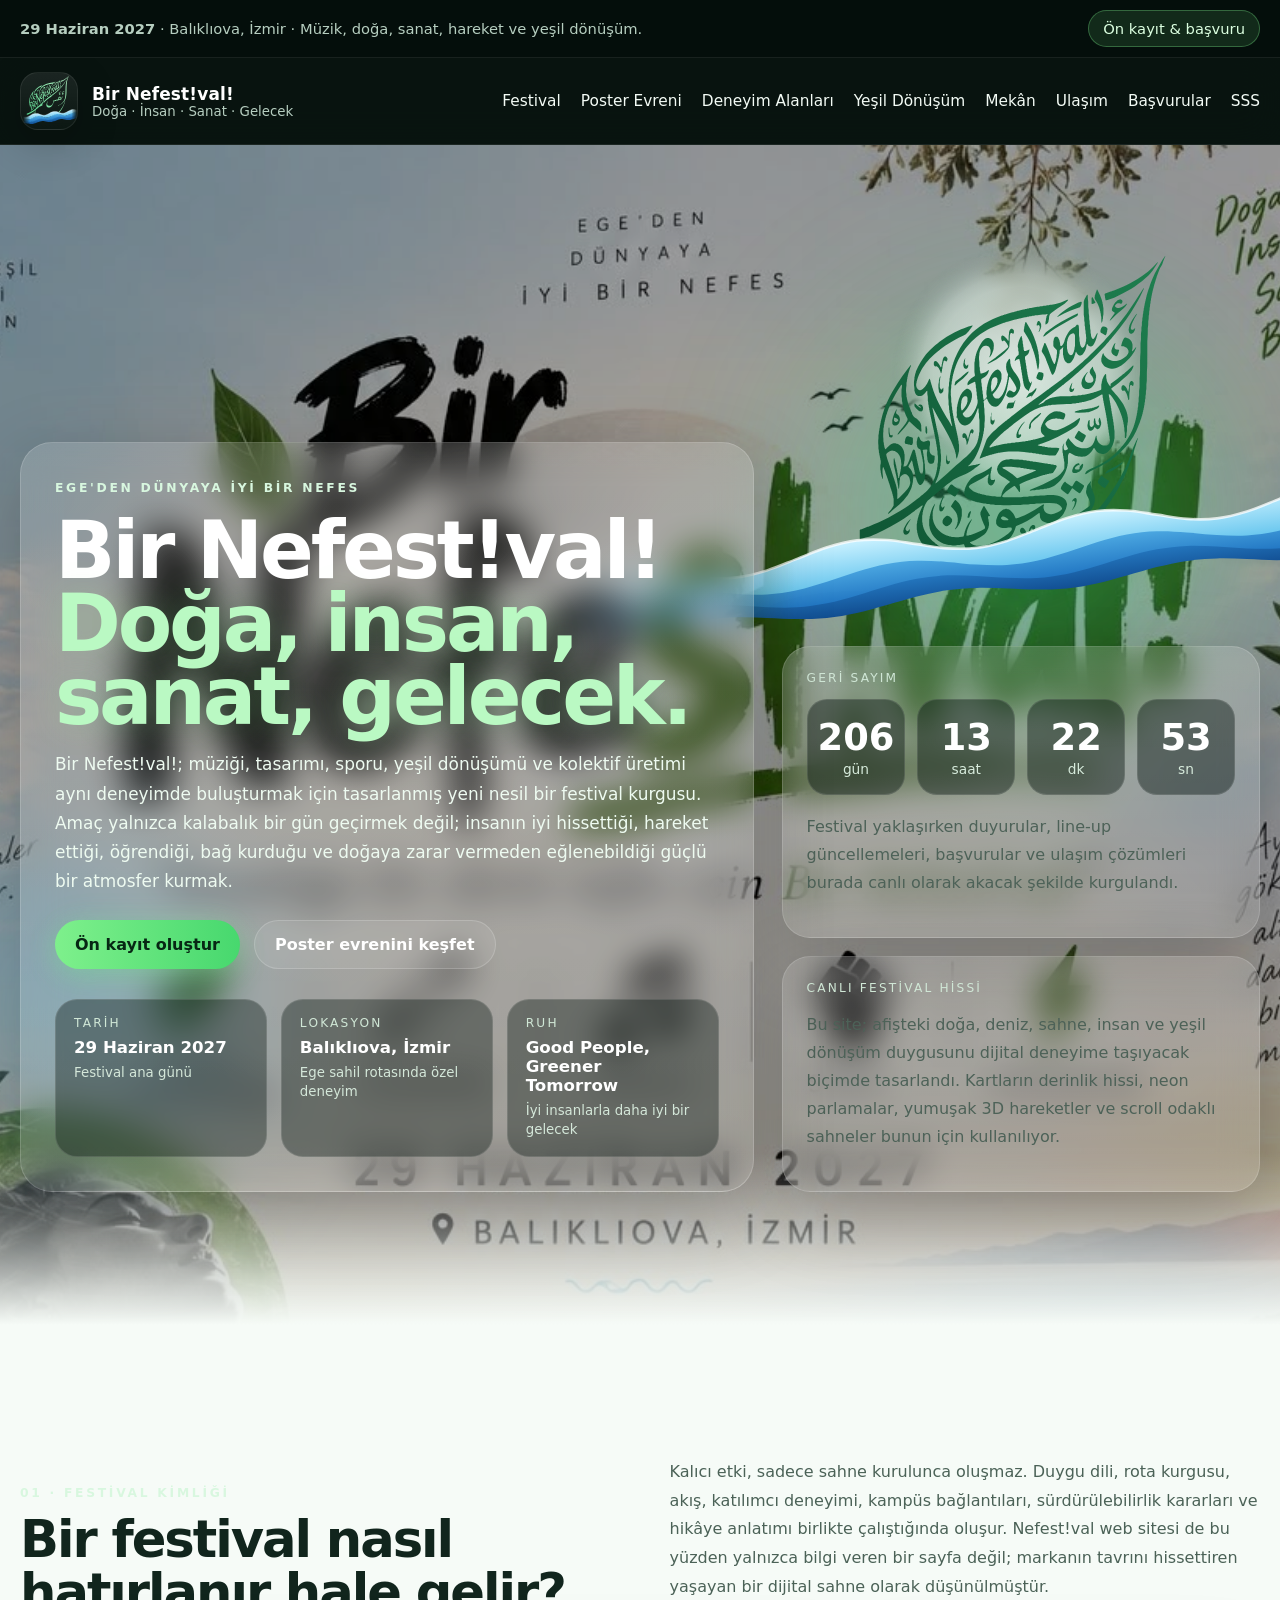
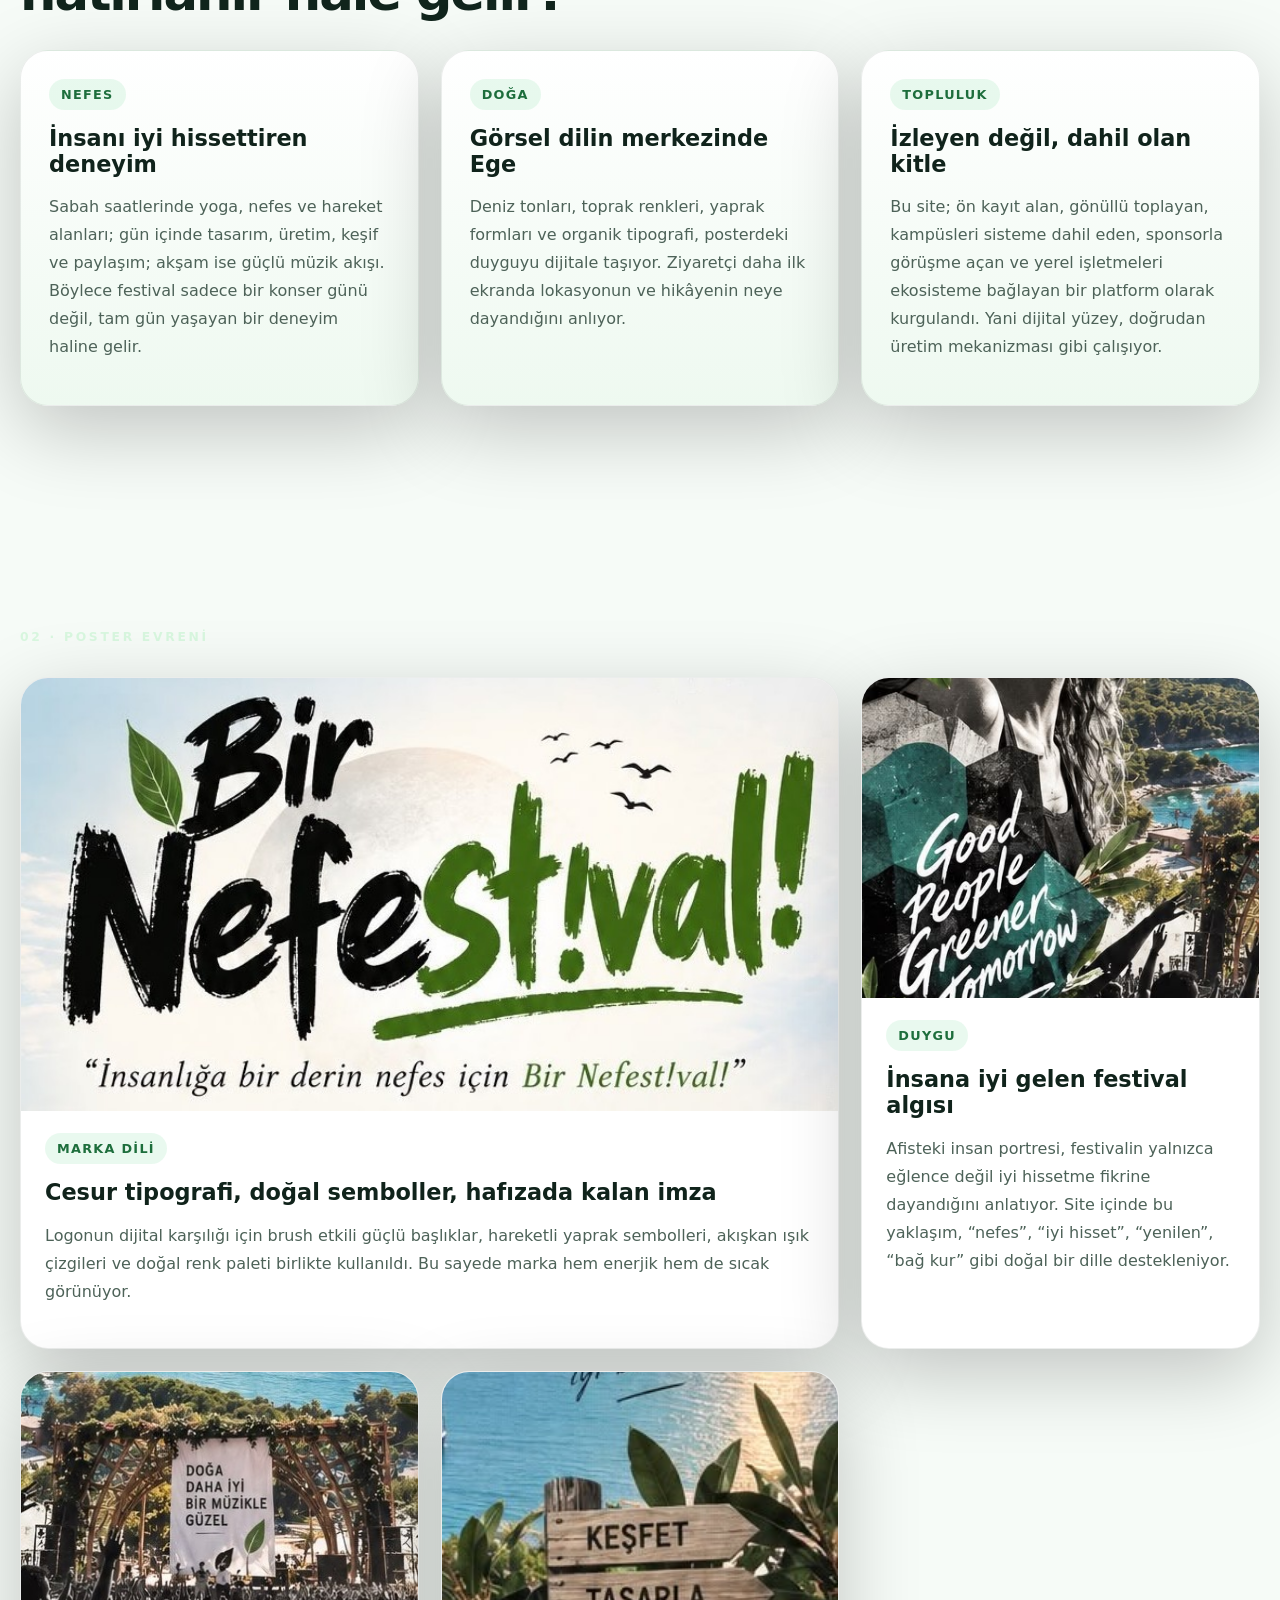
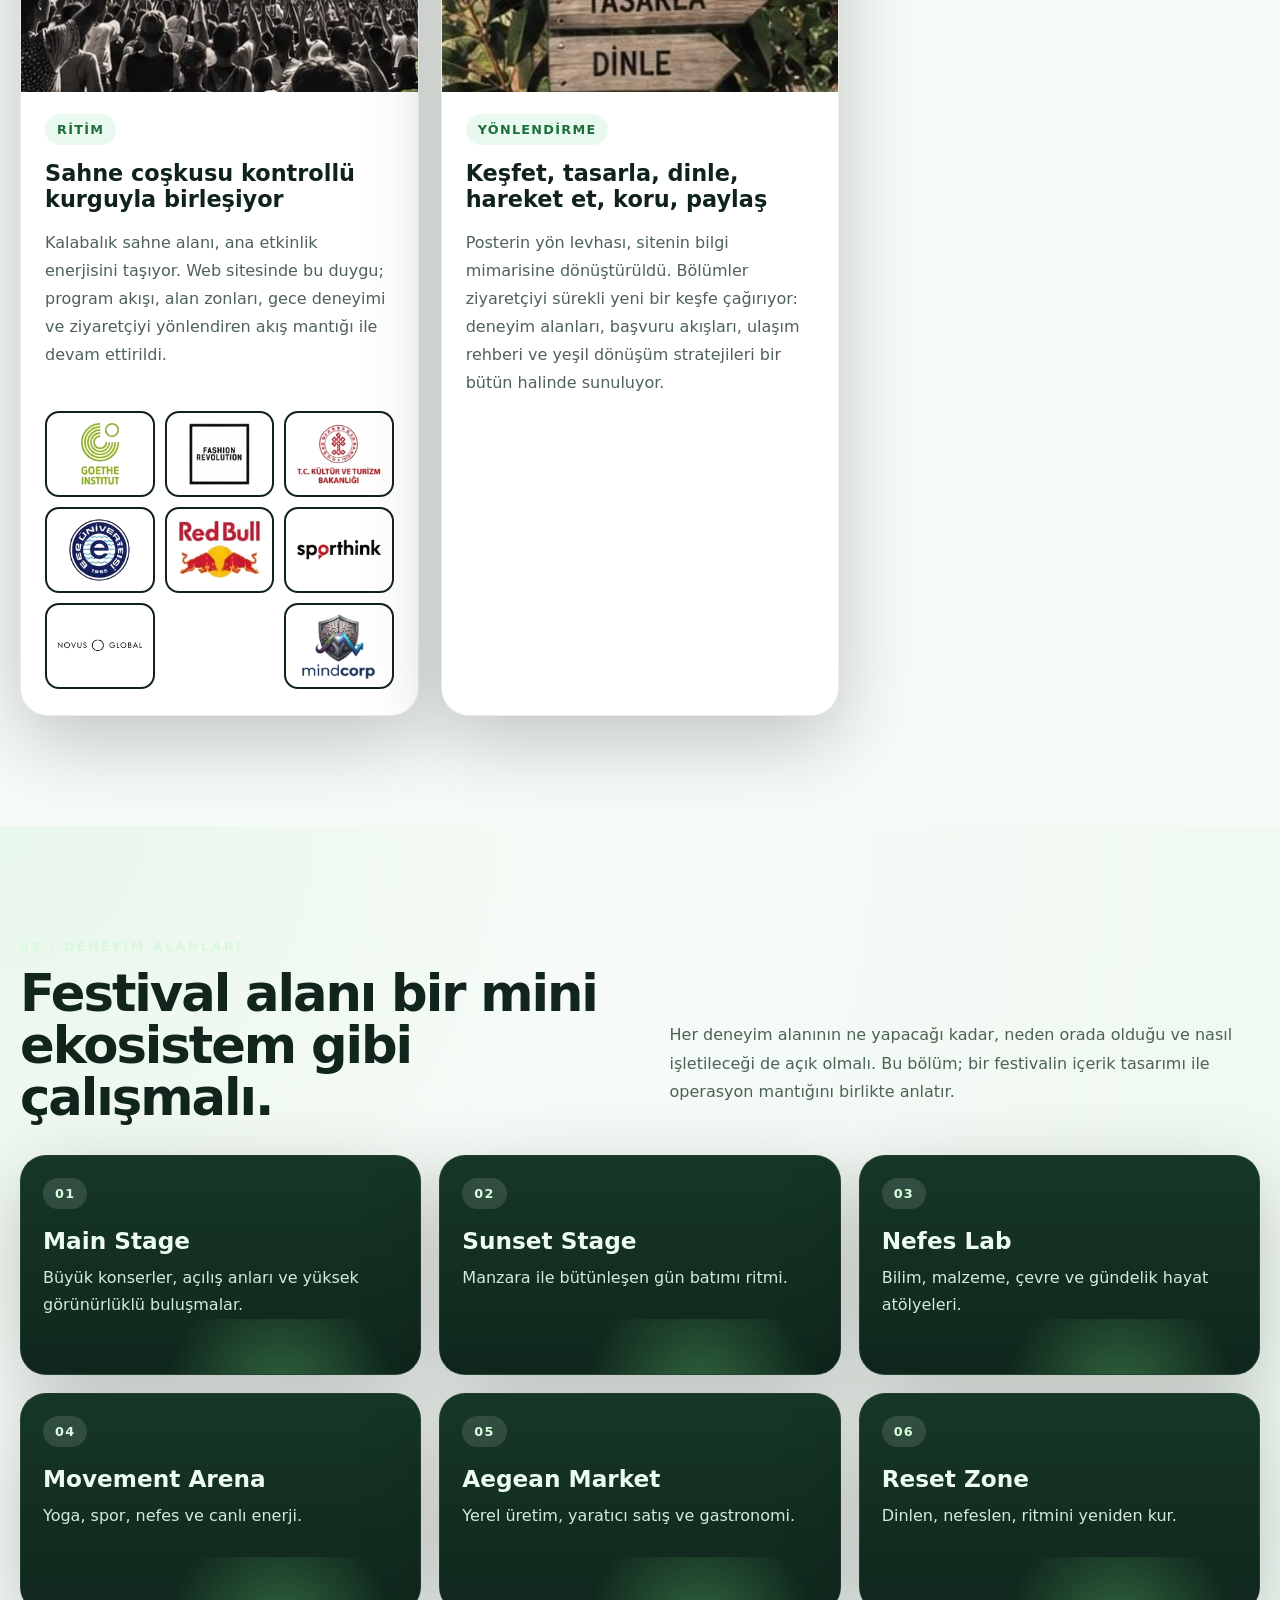
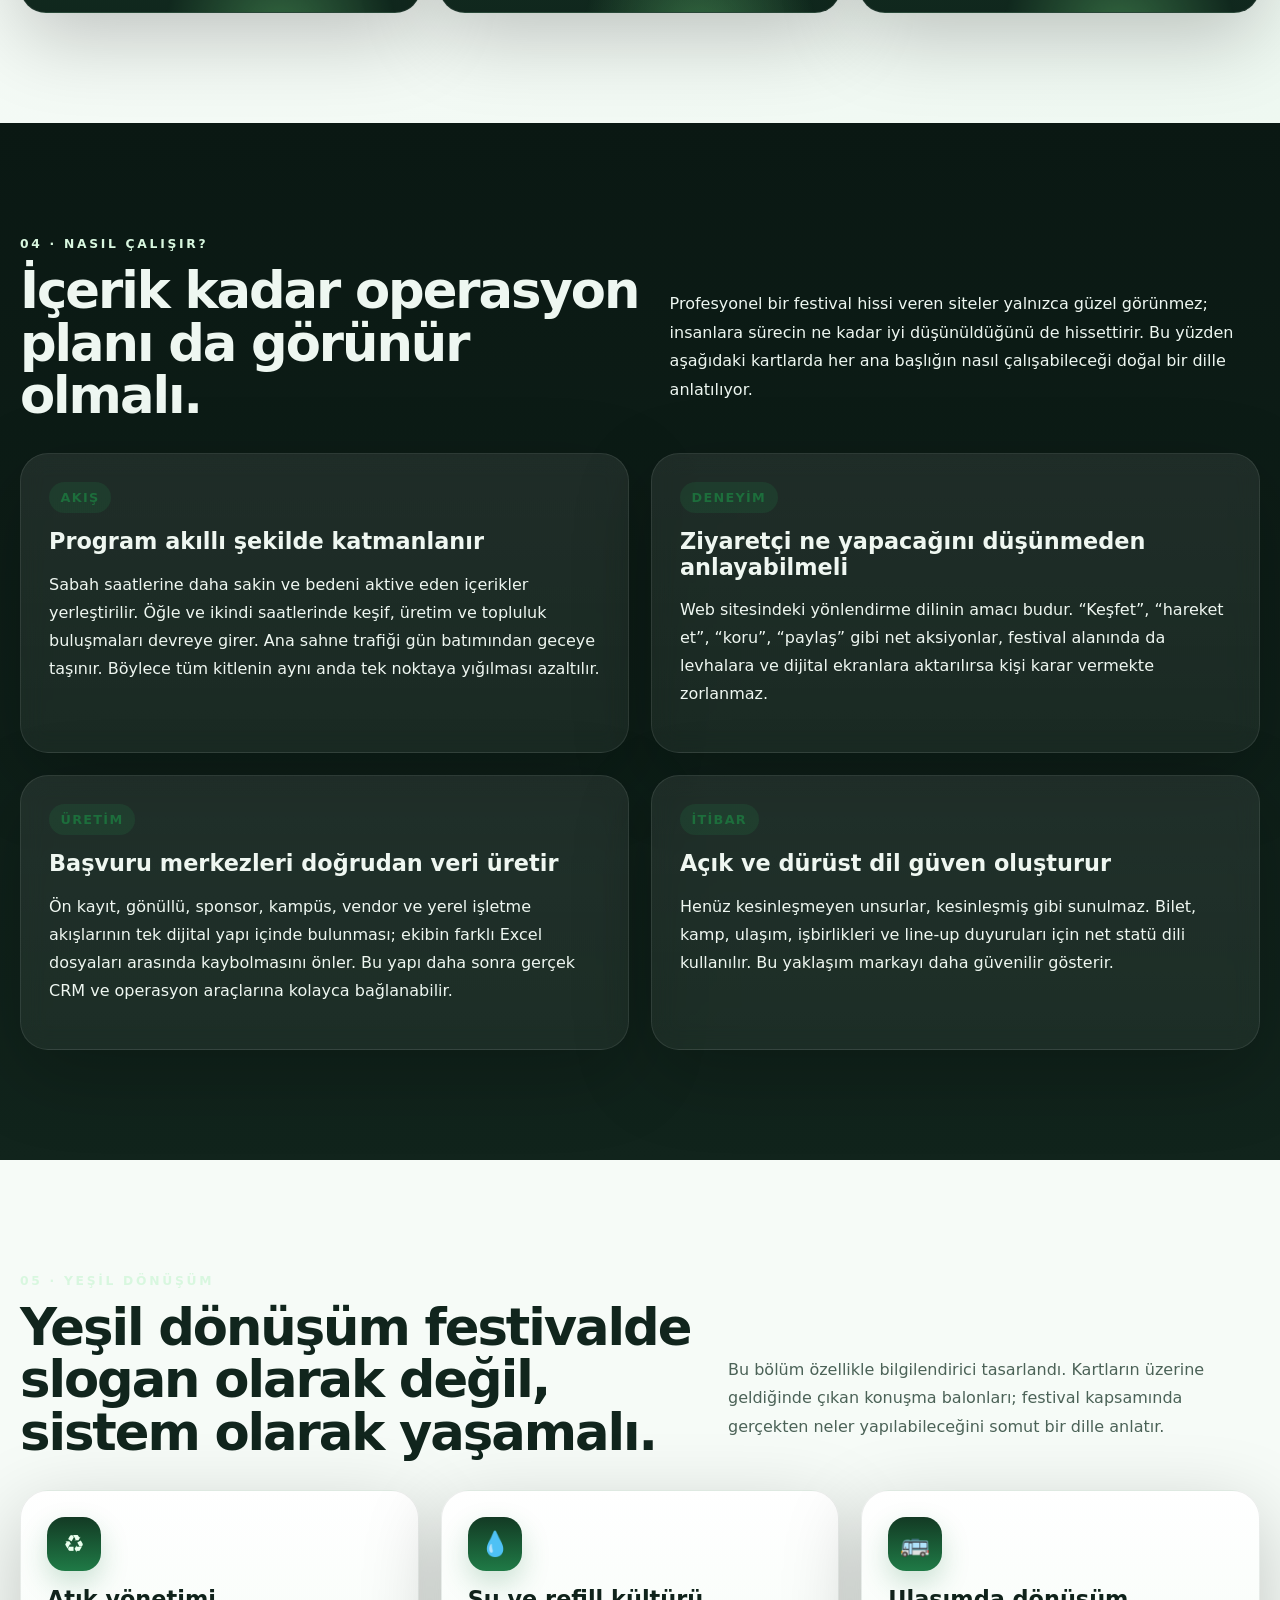
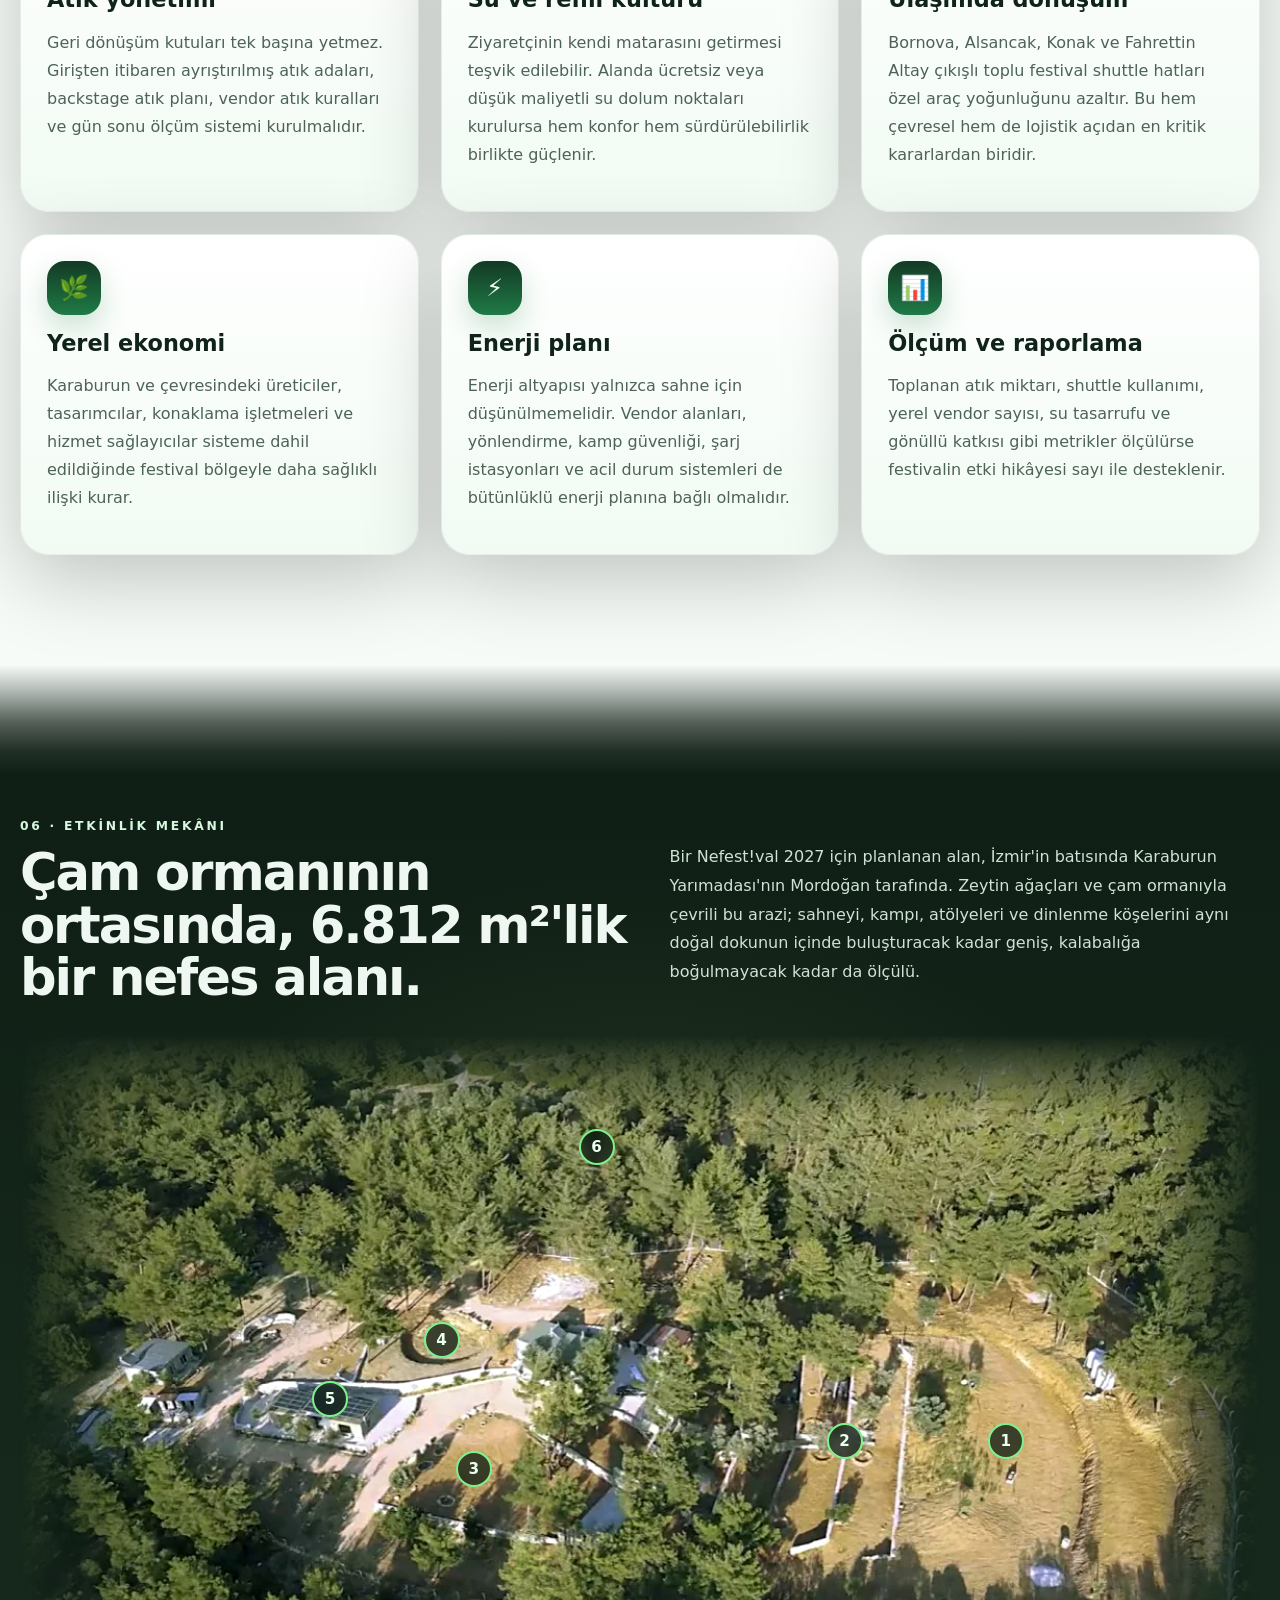
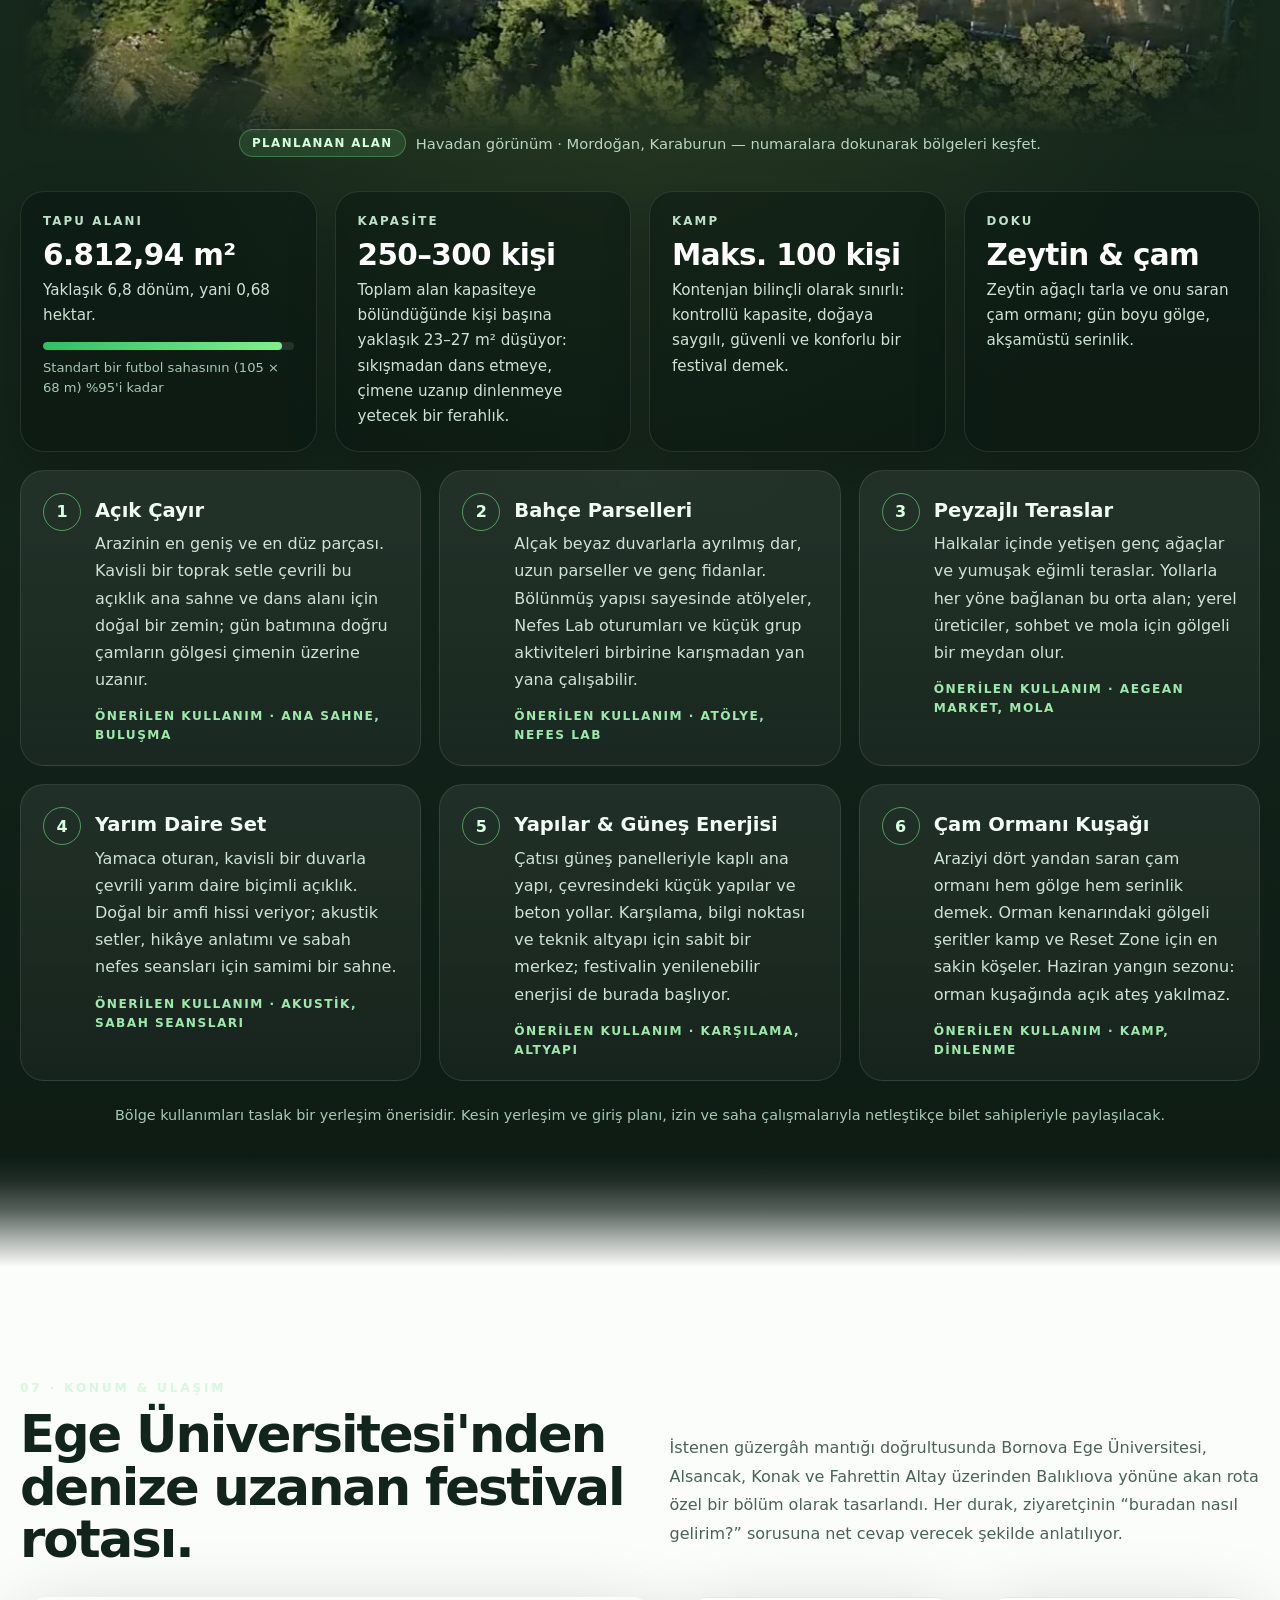
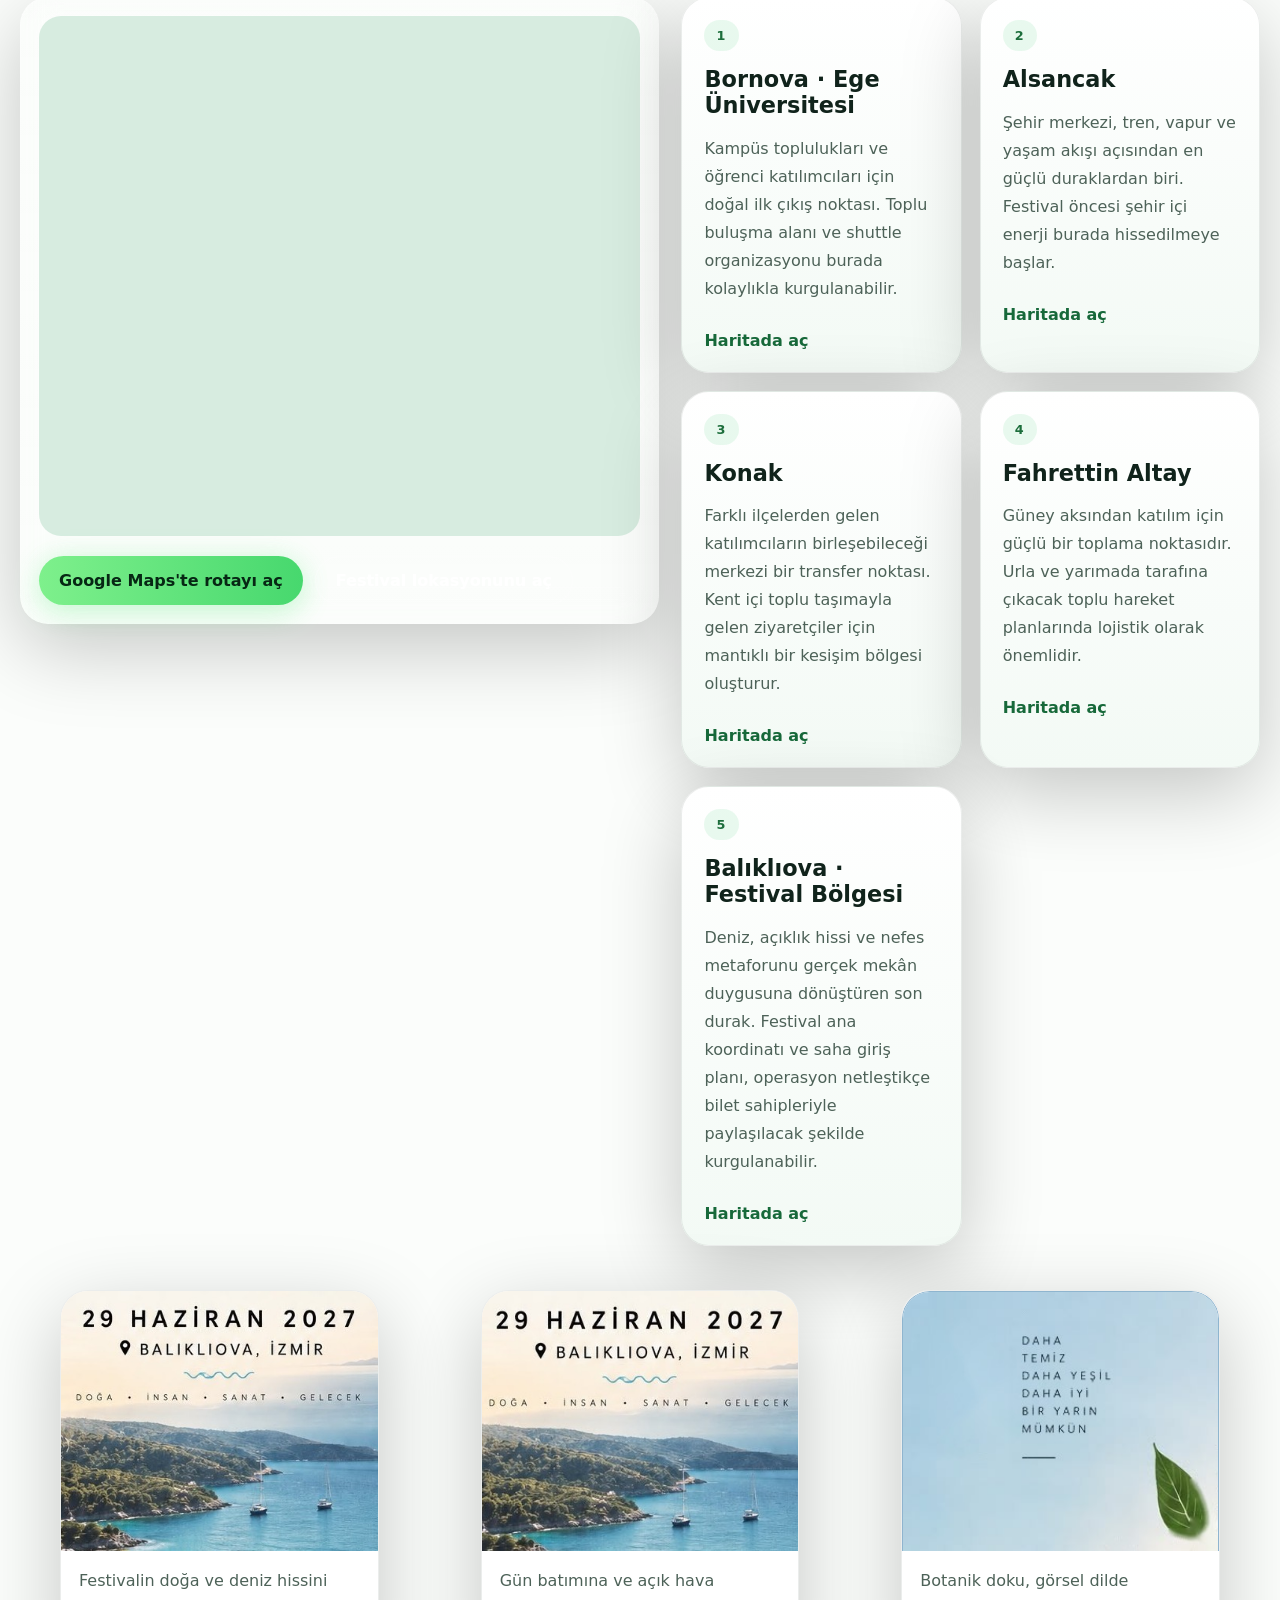
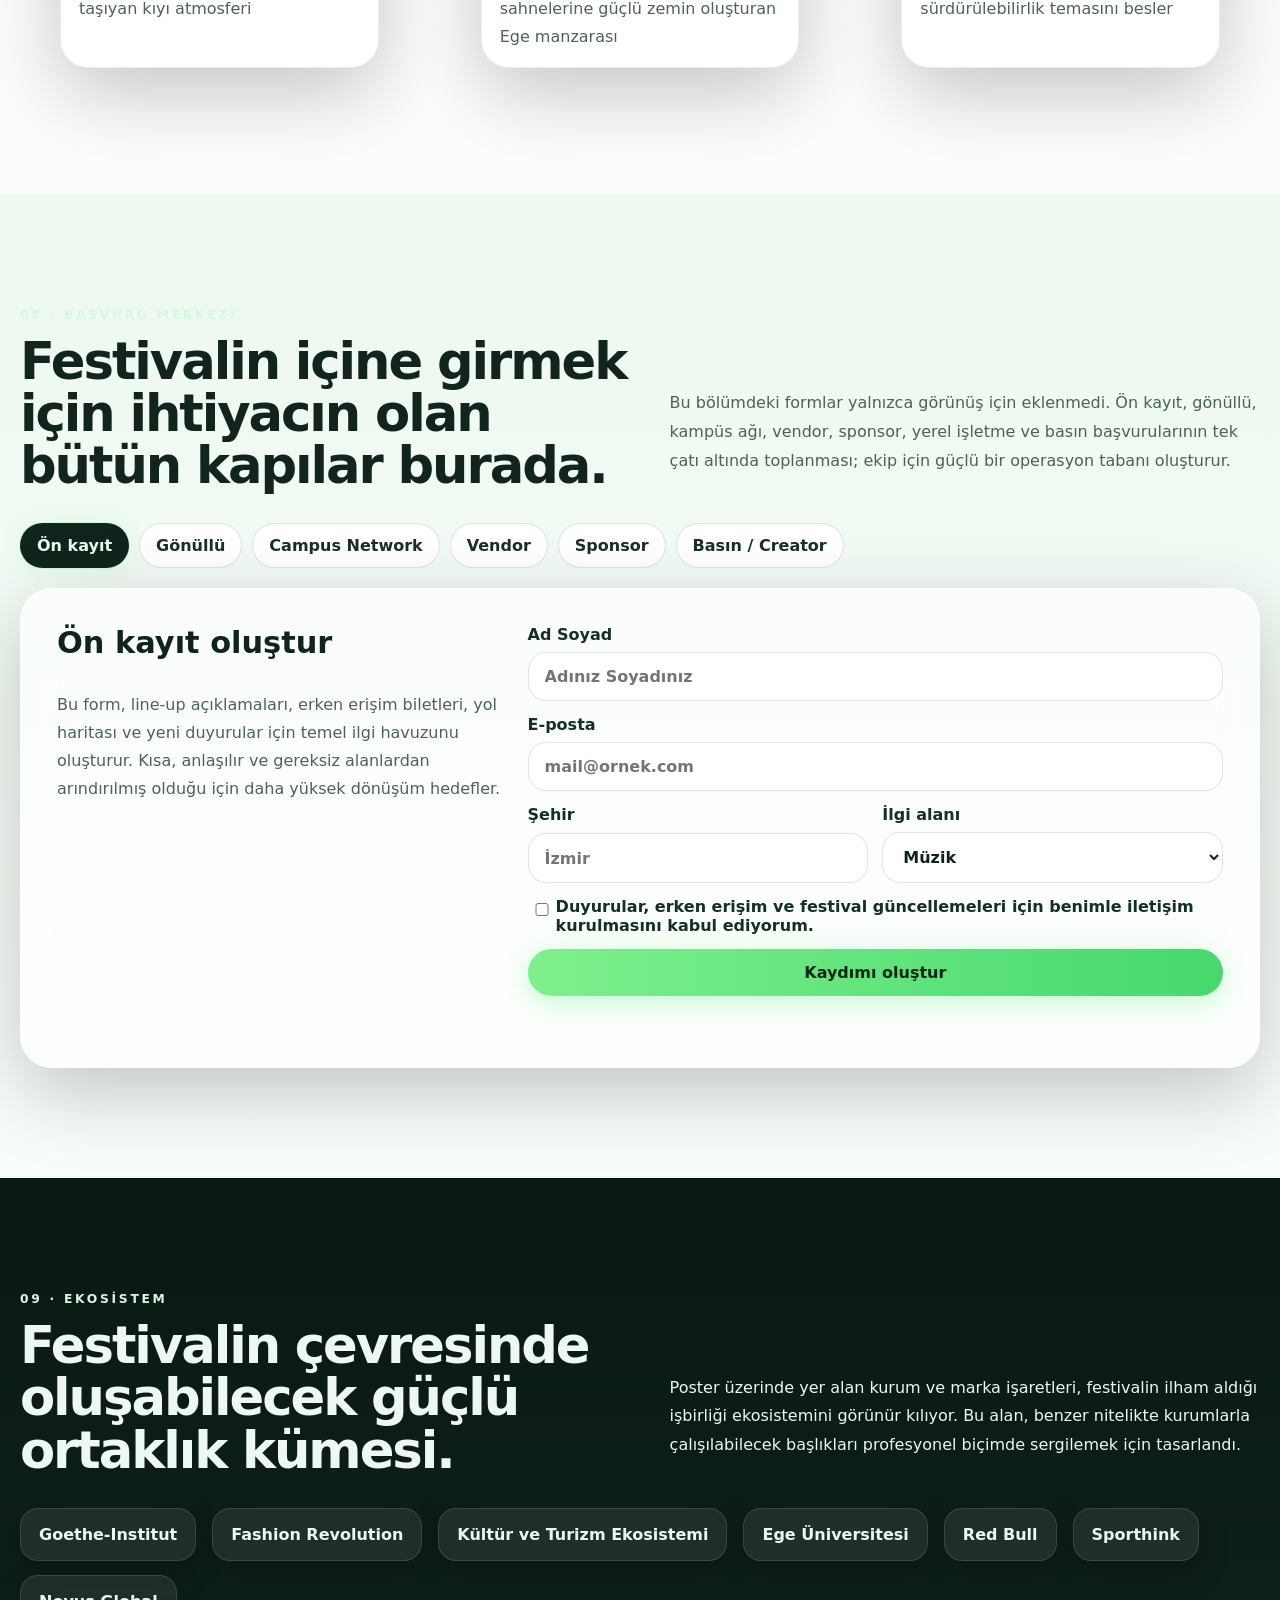
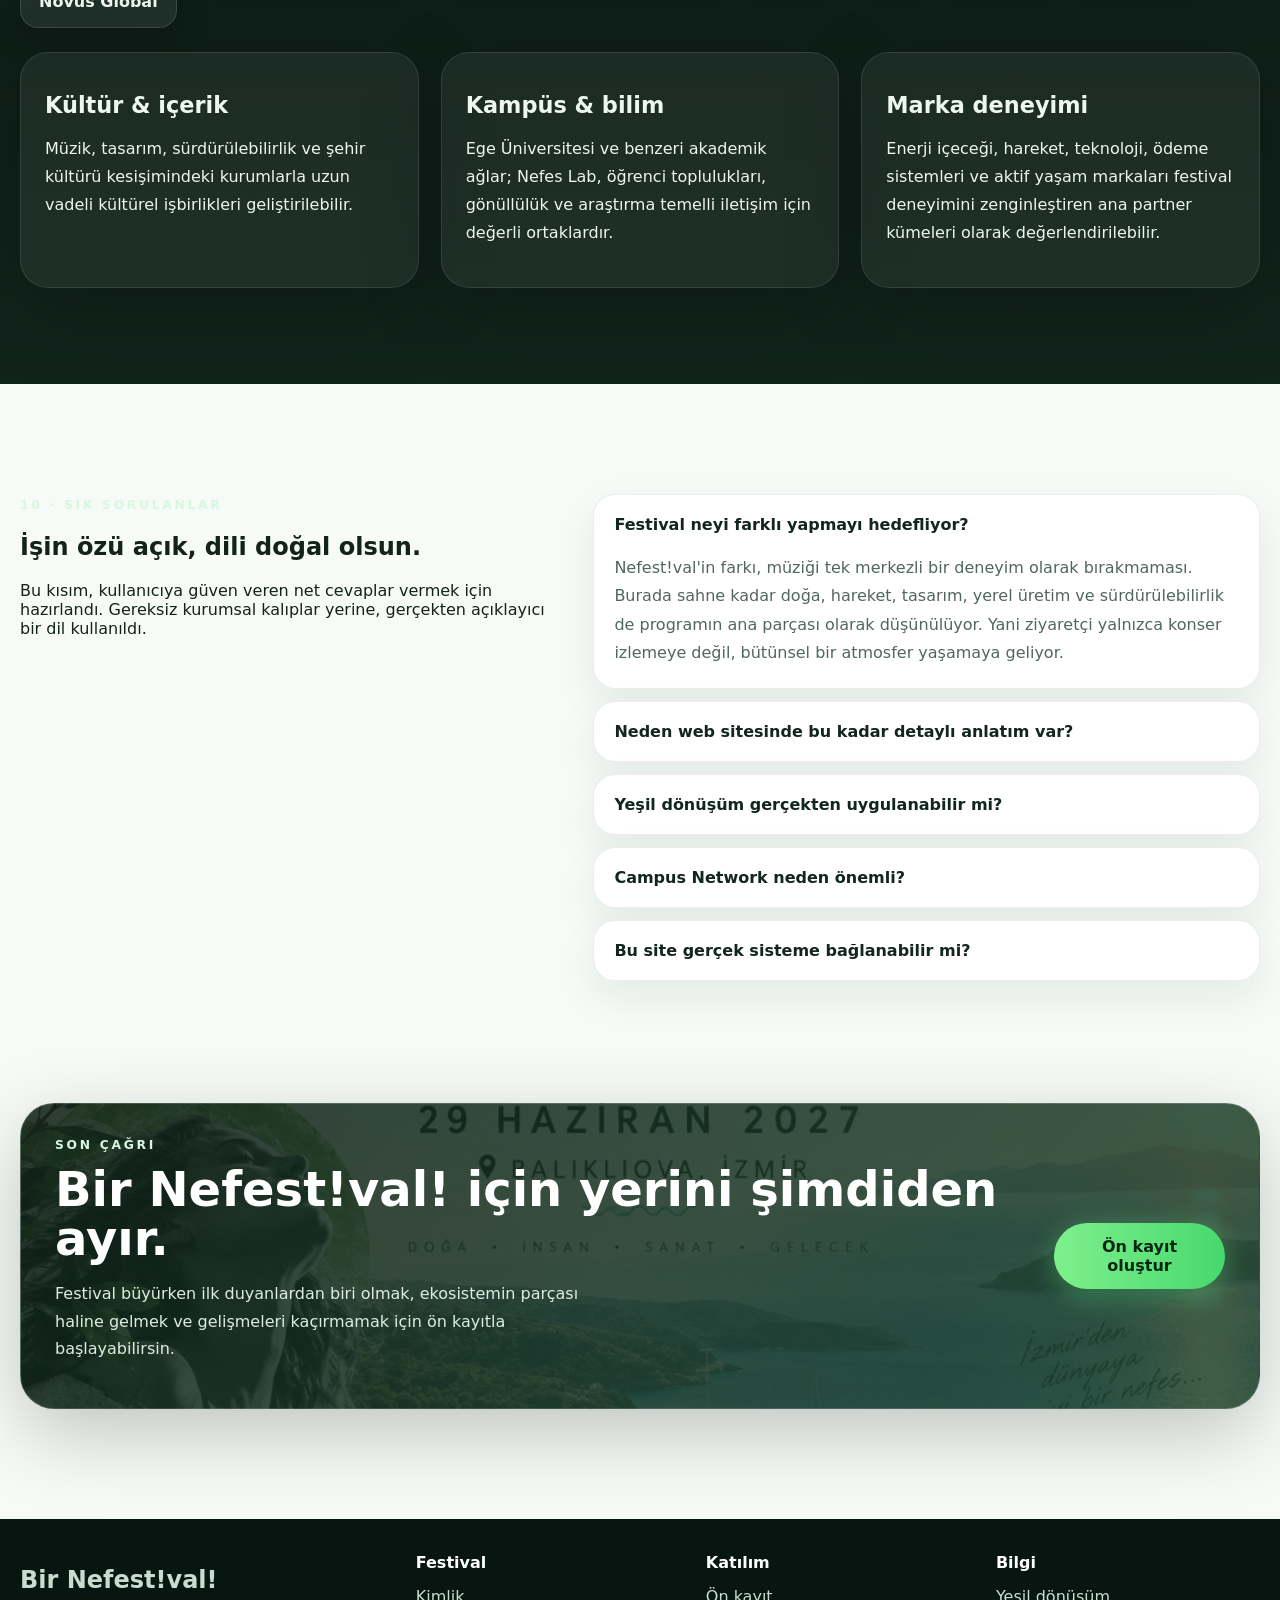
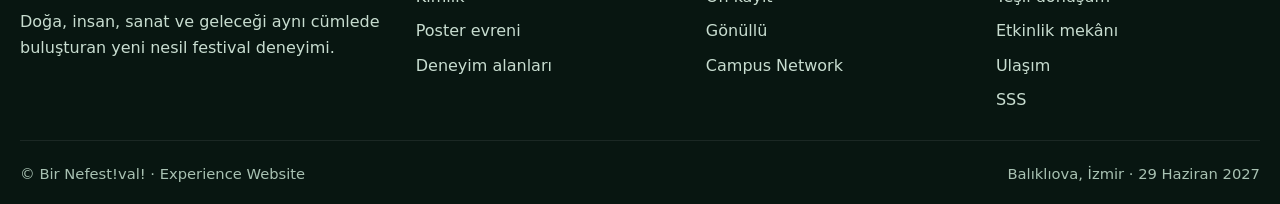
<file: index.html>
<!doctype html>
<html lang="tr">
<head>
  <meta charset="utf-8" />
  <meta name="viewport" content="width=device-width, initial-scale=1" />
  <meta name="description" content="Bir Nefest!val! — müzik, doğa, tasarım, spor ve yeşil dönüşümü aynı festival deneyiminde bir araya getiren yeni nesil Ege festivali." />
  <meta name="theme-color" content="#0f241e" />
  <link rel="canonical" href="https://nefestival.vercel.app/" />
  <meta property="og:site_name" content="Bir Nefest!val!" />
  <meta property="og:locale" content="tr_TR" />
  <meta property="og:title" content="Bir Nefest!val!" />
  <meta property="og:description" content="29 Haziran 2027 · Balıklıova, İzmir · Doğa, insan, sanat bir arada." />
  <meta property="og:type" content="website" />
  <meta property="og:url" content="https://nefestival.vercel.app/" />
  <meta property="og:image" content="https://nefestival.vercel.app/assets/poster.jpg" />
  <meta property="og:image:alt" content="Bir Nefest!val! festival posteri" />
  <meta name="twitter:card" content="summary_large_image" />
  <meta name="twitter:title" content="Bir Nefest!val!" />
  <meta name="twitter:description" content="29 Haziran 2027 · Balıklıova, İzmir · Doğa, insan, sanat bir arada." />
  <meta name="twitter:image" content="https://nefestival.vercel.app/assets/poster.jpg" />
  <title>Bir Nefest!val! — Official Experience Site</title>
  <link rel="icon" href="favicon.svg" type="image/svg+xml" />
  <link rel="manifest" href="manifest.webmanifest" />
  <link rel="stylesheet" href="styles.css" />
</head>
<body>
  <a class="skip-link" href="#main">İçeriğe geç</a>

  <div class="topbar">
    <div class="wrap topbar-inner">
      <p><strong>29 Haziran 2027</strong> · Balıklıova, İzmir · Müzik, doğa, sanat, hareket ve yeşil dönüşüm.</p>
      <button class="mini-pill" data-scroll="#basvuru-merkezi">Ön kayıt & başvuru</button>
    </div>
  </div>

  <header class="site-header" id="top">
    <div class="wrap header-inner">
      <a class="brand" href="#top" aria-label="Bir Nefest!val! ana sayfa">
        <span class="brand-symbol" aria-hidden="true">
          <svg viewBox="0 0 120 120" aria-hidden="true" focusable="false">
            <defs>
              <linearGradient id="nfh-leafGrad" x1="0" y1="1" x2="1" y2="0"><stop offset="0" stop-color="#4fcf86"/><stop offset="1" stop-color="#b8f5c8"/></linearGradient>
              <linearGradient id="nfh-b0" x1="0" y1="0" x2="0" y2="1"><stop offset="0" stop-color="#2b86cf"/><stop offset="1" stop-color="#124f93"/></linearGradient><linearGradient id="nfh-b1" x1="0" y1="0" x2="0" y2="1"><stop offset="0" stop-color="#58b6ea"/><stop offset="1" stop-color="#2378c4"/></linearGradient><linearGradient id="nfh-b2" x1="0" y1="0" x2="0" y2="1"><stop offset="0" stop-color="#c9f1ff"/><stop offset="1" stop-color="#6cc8ef"/></linearGradient>
              <linearGradient id="nfh-fade" gradientUnits="userSpaceOnUse" x1="0" y1="0" x2="120" y2="0">
                <stop offset="0.04" stop-color="#000"/><stop offset="0.16" stop-color="#fff"/><stop offset="0.9" stop-color="#fff"/><stop offset="1.0" stop-color="#000"/>
              </linearGradient>
              <mask id="nfh-fadeMask" maskUnits="userSpaceOnUse" x="0" y="0" width="120" height="120"><rect width="120" height="120" fill="url(#nfh-fade)"/></mask>
              <clipPath id="nfh-above"><path transform="translate(60 0) skewY(-6) translate(-60 0)" d="M-40 -400L-40.0 86.5C-39.2 86.9 -36.7 88.1 -35.0 88.6C-33.3 89.1 -31.7 89.5 -30.0 89.5C-28.3 89.5 -26.7 89.1 -25.0 88.6C-23.3 88.1 -21.7 87.2 -20.0 86.5C-18.3 85.8 -16.7 84.9 -15.0 84.4C-13.3 83.9 -11.7 83.5 -10.0 83.5C-8.3 83.5 -6.7 83.9 -5.0 84.4C-3.3 84.9 -1.7 85.8 0.0 86.5C1.7 87.2 3.3 88.1 5.0 88.6C6.7 89.1 8.3 89.5 10.0 89.5C11.7 89.5 13.3 89.1 15.0 88.6C16.7 88.1 18.3 87.2 20.0 86.5C21.7 85.8 23.3 84.9 25.0 84.4C26.7 83.9 28.3 83.5 30.0 83.5C31.7 83.5 33.3 83.9 35.0 84.4C36.7 84.9 38.3 85.8 40.0 86.5C41.7 87.2 43.3 88.1 45.0 88.6C46.7 89.1 48.3 89.5 50.0 89.5C51.7 89.5 53.3 89.1 55.0 88.6C56.7 88.1 58.3 87.2 60.0 86.5C61.7 85.8 63.3 84.9 65.0 84.4C66.7 83.9 68.3 83.5 70.0 83.5C71.7 83.5 73.3 83.9 75.0 84.4C76.7 84.9 78.3 85.8 80.0 86.5C81.7 87.2 83.3 88.1 85.0 88.6C86.7 89.1 88.3 89.5 90.0 89.5C91.7 89.5 93.3 89.1 95.0 88.6C96.7 88.1 98.3 87.2 100.0 86.5C101.7 85.8 103.3 84.9 105.0 84.4C106.7 83.9 108.3 83.5 110.0 83.5C111.7 83.5 113.3 83.9 115.0 84.4C116.7 84.9 119.2 86.1 120.0 86.5L122 -400Z"><animateTransform attributeName="transform" type="translate" from="0 0" to="40 0" dur="4s" repeatCount="indefinite" additive="sum"/></path></clipPath>
              
            </defs>
            
            <g clip-path="url(#nfh-above)"><use href="assets/brand/leaf.svg#nf-leaf" x="12" y="0" width="96" height="104.3" fill="url(#nfh-leafGrad)"/></g>
            <g mask="url(#nfh-fadeMask)"><g transform="translate(60 0) skewY(-6) translate(-60 0)"><g><animateTransform attributeName="transform" type="translate" from="0 0" to="40 0" dur="4s" repeatCount="indefinite" additive="sum"/><path d="M-40.0 94.4C-39.2 94.6 -36.7 95.0 -35.0 95.5C-33.3 96.0 -31.7 96.8 -30.0 97.4C-28.3 98.0 -26.7 98.8 -25.0 99.1C-23.3 99.5 -21.7 99.7 -20.0 99.6C-18.3 99.5 -16.7 99.0 -15.0 98.5C-13.3 98.0 -11.7 97.2 -10.0 96.6C-8.3 96.0 -6.7 95.2 -5.0 94.9C-3.3 94.5 -1.7 94.3 0.0 94.4C1.7 94.5 3.3 95.0 5.0 95.5C6.7 96.0 8.3 96.8 10.0 97.4C11.7 98.0 13.3 98.8 15.0 99.1C16.7 99.5 18.3 99.7 20.0 99.6C21.7 99.5 23.3 99.0 25.0 98.5C26.7 98.0 28.3 97.2 30.0 96.6C31.7 96.0 33.3 95.2 35.0 94.9C36.7 94.5 38.3 94.3 40.0 94.4C41.7 94.5 43.3 95.0 45.0 95.5C46.7 96.0 48.3 96.8 50.0 97.4C51.7 98.0 53.3 98.8 55.0 99.1C56.7 99.5 58.3 99.7 60.0 99.6C61.7 99.5 63.3 99.0 65.0 98.5C66.7 98.0 68.3 97.2 70.0 96.6C71.7 96.0 73.3 95.2 75.0 94.9C76.7 94.5 78.3 94.3 80.0 94.4C81.7 94.5 83.3 95.0 85.0 95.5C86.7 96.0 88.3 96.8 90.0 97.4C91.7 98.0 93.3 98.8 95.0 99.1C96.7 99.5 98.3 99.7 100.0 99.6C101.7 99.5 103.3 99.0 105.0 98.5C106.7 98.0 108.3 97.2 110.0 96.6C111.7 96.0 113.3 95.2 115.0 94.9C116.7 94.5 119.2 94.5 120.0 94.4L120.0 101.9C119.2 102.1 116.7 102.7 115.0 103.2C113.3 103.7 111.7 104.3 110.0 104.7C108.3 105.1 106.7 105.4 105.0 105.5C103.3 105.5 101.7 105.4 100.0 105.1C98.3 104.8 96.7 104.3 95.0 103.8C93.3 103.3 91.7 102.7 90.0 102.3C88.3 101.9 86.7 101.6 85.0 101.5C83.3 101.5 81.7 101.6 80.0 101.9C78.3 102.2 76.7 102.7 75.0 103.2C73.3 103.7 71.7 104.3 70.0 104.7C68.3 105.1 66.7 105.4 65.0 105.5C63.3 105.5 61.7 105.4 60.0 105.1C58.3 104.8 56.7 104.3 55.0 103.8C53.3 103.3 51.7 102.7 50.0 102.3C48.3 101.9 46.7 101.6 45.0 101.5C43.3 101.5 41.7 101.6 40.0 101.9C38.3 102.2 36.7 102.7 35.0 103.2C33.3 103.7 31.7 104.3 30.0 104.7C28.3 105.1 26.7 105.4 25.0 105.5C23.3 105.5 21.7 105.4 20.0 105.1C18.3 104.8 16.7 104.3 15.0 103.8C13.3 103.3 11.7 102.7 10.0 102.3C8.3 101.9 6.7 101.6 5.0 101.5C3.3 101.5 1.7 101.6 0.0 101.9C-1.7 102.2 -3.3 102.7 -5.0 103.2C-6.7 103.7 -8.3 104.3 -10.0 104.7C-11.7 105.1 -13.3 105.4 -15.0 105.5C-16.7 105.5 -18.3 105.4 -20.0 105.1C-21.7 104.8 -23.3 104.3 -25.0 103.8C-26.7 103.3 -28.3 102.7 -30.0 102.3C-31.7 101.9 -33.3 101.6 -35.0 101.5C-36.7 101.5 -39.2 101.8 -40.0 101.9Z" fill="url(#nfh-b0)"/><path d="M-40.0 90.0C-39.2 90.3 -36.7 91.3 -35.0 92.0C-33.3 92.6 -31.7 93.5 -30.0 94.0C-28.3 94.4 -26.7 94.8 -25.0 94.8C-23.3 94.8 -21.7 94.5 -20.0 94.0C-18.3 93.5 -16.7 92.7 -15.0 92.0C-13.3 91.4 -11.7 90.5 -10.0 90.0C-8.3 89.6 -6.7 89.2 -5.0 89.2C-3.3 89.2 -1.7 89.5 0.0 90.0C1.7 90.5 3.3 91.3 5.0 92.0C6.7 92.6 8.3 93.5 10.0 94.0C11.7 94.4 13.3 94.8 15.0 94.8C16.7 94.8 18.3 94.5 20.0 94.0C21.7 93.5 23.3 92.7 25.0 92.0C26.7 91.4 28.3 90.5 30.0 90.0C31.7 89.6 33.3 89.2 35.0 89.2C36.7 89.2 38.3 89.5 40.0 90.0C41.7 90.5 43.3 91.3 45.0 92.0C46.7 92.6 48.3 93.5 50.0 94.0C51.7 94.4 53.3 94.8 55.0 94.8C56.7 94.8 58.3 94.5 60.0 94.0C61.7 93.5 63.3 92.7 65.0 92.0C66.7 91.4 68.3 90.5 70.0 90.0C71.7 89.6 73.3 89.2 75.0 89.2C76.7 89.2 78.3 89.5 80.0 90.0C81.7 90.5 83.3 91.3 85.0 92.0C86.7 92.6 88.3 93.5 90.0 94.0C91.7 94.4 93.3 94.8 95.0 94.8C96.7 94.8 98.3 94.5 100.0 94.0C101.7 93.5 103.3 92.7 105.0 92.0C106.7 91.4 108.3 90.5 110.0 90.0C111.7 89.6 113.3 89.2 115.0 89.2C116.7 89.2 119.2 89.9 120.0 90.0L120.0 96.1C119.2 96.2 116.7 96.4 115.0 96.9C113.3 97.3 111.7 98.0 110.0 98.6C108.3 99.1 106.7 99.9 105.0 100.2C103.3 100.6 101.7 100.9 100.0 100.9C98.3 100.9 96.7 100.6 95.0 100.1C93.3 99.7 91.7 99.0 90.0 98.4C88.3 97.9 86.7 97.1 85.0 96.8C83.3 96.4 81.7 96.1 80.0 96.1C78.3 96.1 76.7 96.4 75.0 96.9C73.3 97.3 71.7 98.0 70.0 98.6C68.3 99.1 66.7 99.9 65.0 100.2C63.3 100.6 61.7 100.9 60.0 100.9C58.3 100.9 56.7 100.6 55.0 100.1C53.3 99.7 51.7 99.0 50.0 98.4C48.3 97.9 46.7 97.1 45.0 96.8C43.3 96.4 41.7 96.1 40.0 96.1C38.3 96.1 36.7 96.4 35.0 96.9C33.3 97.3 31.7 98.0 30.0 98.6C28.3 99.1 26.7 99.9 25.0 100.2C23.3 100.6 21.7 100.9 20.0 100.9C18.3 100.9 16.7 100.6 15.0 100.1C13.3 99.7 11.7 99.0 10.0 98.4C8.3 97.9 6.7 97.1 5.0 96.8C3.3 96.4 1.7 96.1 0.0 96.1C-1.7 96.1 -3.3 96.4 -5.0 96.9C-6.7 97.3 -8.3 98.0 -10.0 98.6C-11.7 99.1 -13.3 99.9 -15.0 100.2C-16.7 100.6 -18.3 100.9 -20.0 100.9C-21.7 100.9 -23.3 100.6 -25.0 100.1C-26.7 99.7 -28.3 99.0 -30.0 98.4C-31.7 97.9 -33.3 97.1 -35.0 96.8C-36.7 96.4 -39.2 96.2 -40.0 96.1Z" fill="url(#nfh-b1)"/><path d="M-40.0 86.5C-39.2 86.9 -36.7 88.1 -35.0 88.6C-33.3 89.1 -31.7 89.5 -30.0 89.5C-28.3 89.5 -26.7 89.1 -25.0 88.6C-23.3 88.1 -21.7 87.2 -20.0 86.5C-18.3 85.8 -16.7 84.9 -15.0 84.4C-13.3 83.9 -11.7 83.5 -10.0 83.5C-8.3 83.5 -6.7 83.9 -5.0 84.4C-3.3 84.9 -1.7 85.8 0.0 86.5C1.7 87.2 3.3 88.1 5.0 88.6C6.7 89.1 8.3 89.5 10.0 89.5C11.7 89.5 13.3 89.1 15.0 88.6C16.7 88.1 18.3 87.2 20.0 86.5C21.7 85.8 23.3 84.9 25.0 84.4C26.7 83.9 28.3 83.5 30.0 83.5C31.7 83.5 33.3 83.9 35.0 84.4C36.7 84.9 38.3 85.8 40.0 86.5C41.7 87.2 43.3 88.1 45.0 88.6C46.7 89.1 48.3 89.5 50.0 89.5C51.7 89.5 53.3 89.1 55.0 88.6C56.7 88.1 58.3 87.2 60.0 86.5C61.7 85.8 63.3 84.9 65.0 84.4C66.7 83.9 68.3 83.5 70.0 83.5C71.7 83.5 73.3 83.9 75.0 84.4C76.7 84.9 78.3 85.8 80.0 86.5C81.7 87.2 83.3 88.1 85.0 88.6C86.7 89.1 88.3 89.5 90.0 89.5C91.7 89.5 93.3 89.1 95.0 88.6C96.7 88.1 98.3 87.2 100.0 86.5C101.7 85.8 103.3 84.9 105.0 84.4C106.7 83.9 108.3 83.5 110.0 83.5C111.7 83.5 113.3 83.9 115.0 84.4C116.7 84.9 119.2 86.1 120.0 86.5L120.0 90.5C119.2 90.4 116.7 89.8 115.0 89.9C113.3 90.0 111.7 90.4 110.0 90.9C108.3 91.4 106.7 92.2 105.0 92.8C103.3 93.4 101.7 94.2 100.0 94.5C98.3 94.9 96.7 95.2 95.0 95.1C93.3 95.0 91.7 94.6 90.0 94.1C88.3 93.6 86.7 92.8 85.0 92.2C83.3 91.6 81.7 90.8 80.0 90.5C78.3 90.1 76.7 89.8 75.0 89.9C73.3 90.0 71.7 90.4 70.0 90.9C68.3 91.4 66.7 92.2 65.0 92.8C63.3 93.4 61.7 94.2 60.0 94.5C58.3 94.9 56.7 95.2 55.0 95.1C53.3 95.0 51.7 94.6 50.0 94.1C48.3 93.6 46.7 92.8 45.0 92.2C43.3 91.6 41.7 90.8 40.0 90.5C38.3 90.1 36.7 89.8 35.0 89.9C33.3 90.0 31.7 90.4 30.0 90.9C28.3 91.4 26.7 92.2 25.0 92.8C23.3 93.4 21.7 94.2 20.0 94.5C18.3 94.9 16.7 95.2 15.0 95.1C13.3 95.0 11.7 94.6 10.0 94.1C8.3 93.6 6.7 92.8 5.0 92.2C3.3 91.6 1.7 90.8 0.0 90.5C-1.7 90.1 -3.3 89.8 -5.0 89.9C-6.7 90.0 -8.3 90.4 -10.0 90.9C-11.7 91.4 -13.3 92.2 -15.0 92.8C-16.7 93.4 -18.3 94.2 -20.0 94.5C-21.7 94.9 -23.3 95.2 -25.0 95.1C-26.7 95.0 -28.3 94.6 -30.0 94.1C-31.7 93.6 -33.3 92.8 -35.0 92.2C-36.7 91.6 -39.2 90.8 -40.0 90.5Z" fill="url(#nfh-b2)"/><path d="M-40.0 86.5C-39.2 86.9 -36.7 88.1 -35.0 88.6C-33.3 89.1 -31.7 89.5 -30.0 89.5C-28.3 89.5 -26.7 89.1 -25.0 88.6C-23.3 88.1 -21.7 87.2 -20.0 86.5C-18.3 85.8 -16.7 84.9 -15.0 84.4C-13.3 83.9 -11.7 83.5 -10.0 83.5C-8.3 83.5 -6.7 83.9 -5.0 84.4C-3.3 84.9 -1.7 85.8 0.0 86.5C1.7 87.2 3.3 88.1 5.0 88.6C6.7 89.1 8.3 89.5 10.0 89.5C11.7 89.5 13.3 89.1 15.0 88.6C16.7 88.1 18.3 87.2 20.0 86.5C21.7 85.8 23.3 84.9 25.0 84.4C26.7 83.9 28.3 83.5 30.0 83.5C31.7 83.5 33.3 83.9 35.0 84.4C36.7 84.9 38.3 85.8 40.0 86.5C41.7 87.2 43.3 88.1 45.0 88.6C46.7 89.1 48.3 89.5 50.0 89.5C51.7 89.5 53.3 89.1 55.0 88.6C56.7 88.1 58.3 87.2 60.0 86.5C61.7 85.8 63.3 84.9 65.0 84.4C66.7 83.9 68.3 83.5 70.0 83.5C71.7 83.5 73.3 83.9 75.0 84.4C76.7 84.9 78.3 85.8 80.0 86.5C81.7 87.2 83.3 88.1 85.0 88.6C86.7 89.1 88.3 89.5 90.0 89.5C91.7 89.5 93.3 89.1 95.0 88.6C96.7 88.1 98.3 87.2 100.0 86.5C101.7 85.8 103.3 84.9 105.0 84.4C106.7 83.9 108.3 83.5 110.0 83.5C111.7 83.5 113.3 83.9 115.0 84.4C116.7 84.9 119.2 86.1 120.0 86.5" fill="none" stroke="rgba(255,255,255,.75)" stroke-width="0.80" stroke-linecap="round"/></g></g></g>
          </svg>
        </span>
        <span class="brand-copy">
          <strong>Bir Nefest!val!</strong>
          <small>Doğa · İnsan · Sanat · Gelecek</small>
        </span>
      </a>
      <button class="menu-toggle" type="button" aria-expanded="false" aria-controls="main-nav" aria-label="Menüyü aç veya kapat">
        <span></span><span></span><span></span>
      </button>
      <nav class="main-nav" id="main-nav" aria-label="Ana menü">
        <a href="#kimlik">Festival</a>
        <a href="#poster-deneyimi">Poster Evreni</a>
        <a href="#alanlar">Deneyim Alanları</a>
        <a href="#surdurulebilirlik">Yeşil Dönüşüm</a>
        <a href="#mekan">Mekân</a>
        <a href="#ulasim">Ulaşım</a>
        <a href="#basvuru-merkezi">Başvurular</a>
        <a href="#sss">SSS</a>
      </nav>
    </div>
  </header>

  <main id="main">
    <section class="hero">
      <div class="hero-media parallax" data-depth="0.15">
        <img src="assets/hero.jpg" alt="Balıklıova kıyılarını, festival sahnesini ve Bir Nefest!val! görsel kimliğini yansıtan afiş görseli" />
      </div>
      <div class="hero-glow hero-glow-a" aria-hidden="true"></div>
      <div class="hero-glow hero-glow-b" aria-hidden="true"></div>
      <div class="wrap hero-grid">
        <div class="hero-copy glass reveal">
          <span class="eyebrow">EGE'DEN DÜNYAYA İYİ BİR NEFES</span>
          <h1>Bir Nefest!val!<br><em>Doğa, insan, sanat, gelecek.</em></h1>
          <p class="lede">Bir Nefest!val!; müziği, tasarımı, sporu, yeşil dönüşümü ve kolektif üretimi aynı deneyimde buluşturmak için tasarlanmış yeni nesil bir festival kurgusu. Amaç yalnızca kalabalık bir gün geçirmek değil; insanın iyi hissettiği, hareket ettiği, öğrendiği, bağ kurduğu ve doğaya zarar vermeden eğlenebildiği güçlü bir atmosfer kurmak.</p>
          <div class="hero-actions">
            <button class="btn btn-primary" data-scroll="#basvuru-merkezi">Ön kayıt oluştur</button>
            <button class="btn btn-secondary" data-scroll="#poster-deneyimi">Poster evrenini keşfet</button>
          </div>
          <div class="hero-stats" aria-label="Festival özeti">
            <article>
              <span>TARİH</span>
              <strong>29 Haziran 2027</strong>
              <small>Festival ana günü</small>
            </article>
            <article>
              <span>LOKASYON</span>
              <strong>Balıklıova, İzmir</strong>
              <small>Ege sahil rotasında özel deneyim</small>
            </article>
            <article>
              <span>RUH</span>
              <strong>Good People, Greener Tomorrow</strong>
              <small>İyi insanlarla daha iyi bir gelecek</small>
            </article>
          </div>
        </div>
        <aside class="hero-side reveal">
          <div class="hero-emblem" aria-hidden="true">
            <div class="hero-emblem-art">
              <svg viewBox="0 0 2600 860" aria-hidden="true" focusable="false" class="hero-emblem-svg" preserveAspectRatio="xMaxYMax meet">
                <defs>
                  <linearGradient id="nfe-leafGrad" x1="0" y1="1" x2="1" y2="0"><stop offset="0" stop-color="#0f5433"/><stop offset="1" stop-color="#1f8050"/></linearGradient>
                  <linearGradient id="nfe-b0" x1="0" y1="0" x2="0" y2="1"><stop offset="0" stop-color="#2b86cf"/><stop offset="1" stop-color="#124f93"/></linearGradient><linearGradient id="nfe-b1" x1="0" y1="0" x2="0" y2="1"><stop offset="0" stop-color="#58b6ea"/><stop offset="1" stop-color="#2378c4"/></linearGradient><linearGradient id="nfe-b2" x1="0" y1="0" x2="0" y2="1"><stop offset="0" stop-color="#c9f1ff"/><stop offset="1" stop-color="#6cc8ef"/></linearGradient>
                  <linearGradient id="nfe-fade" gradientUnits="userSpaceOnUse" x1="0" y1="0" x2="2600" y2="0">
                    <stop offset="0.0" stop-color="#000"/><stop offset="0.2" stop-color="#fff"/><stop offset="0.97" stop-color="#fff"/><stop offset="1.0" stop-color="#000"/>
                  </linearGradient>
                  <mask id="nfe-fadeMask" maskUnits="userSpaceOnUse" x="0" y="0" width="2600" height="860"><rect width="2600" height="860" fill="url(#nfe-fade)"/></mask>
                  <clipPath id="nfe-above"><path transform="translate(1010 0) skewY(-7) translate(-1010 0)" d="M-520 -400L-520.0 638.0C-509.2 640.8 -476.7 651.0 -455.0 655.0C-433.3 659.0 -411.7 662.0 -390.0 662.0C-368.3 662.0 -346.7 659.0 -325.0 655.0C-303.3 651.0 -281.7 643.7 -260.0 638.0C-238.3 632.3 -216.7 625.0 -195.0 621.0C-173.3 617.0 -151.7 614.0 -130.0 614.0C-108.3 614.0 -86.7 617.0 -65.0 621.0C-43.3 625.0 -21.7 632.3 0.0 638.0C21.7 643.7 43.3 651.0 65.0 655.0C86.7 659.0 108.3 662.0 130.0 662.0C151.7 662.0 173.3 659.0 195.0 655.0C216.7 651.0 238.3 643.7 260.0 638.0C281.7 632.3 303.3 625.0 325.0 621.0C346.7 617.0 368.3 614.0 390.0 614.0C411.7 614.0 433.3 617.0 455.0 621.0C476.7 625.0 498.3 632.3 520.0 638.0C541.7 643.7 563.3 651.0 585.0 655.0C606.7 659.0 628.3 662.0 650.0 662.0C671.7 662.0 693.3 659.0 715.0 655.0C736.7 651.0 758.3 643.7 780.0 638.0C801.7 632.3 823.3 625.0 845.0 621.0C866.7 617.0 888.3 614.0 910.0 614.0C931.7 614.0 953.3 617.0 975.0 621.0C996.7 625.0 1018.3 632.3 1040.0 638.0C1061.7 643.7 1083.3 651.0 1105.0 655.0C1126.7 659.0 1148.3 662.0 1170.0 662.0C1191.7 662.0 1213.3 659.0 1235.0 655.0C1256.7 651.0 1278.3 643.7 1300.0 638.0C1321.7 632.3 1343.3 625.0 1365.0 621.0C1386.7 617.0 1408.3 614.0 1430.0 614.0C1451.7 614.0 1473.3 617.0 1495.0 621.0C1516.7 625.0 1538.3 632.3 1560.0 638.0C1581.7 643.7 1603.3 651.0 1625.0 655.0C1646.7 659.0 1668.3 662.0 1690.0 662.0C1711.7 662.0 1733.3 659.0 1755.0 655.0C1776.7 651.0 1798.3 643.7 1820.0 638.0C1841.7 632.3 1863.3 625.0 1885.0 621.0C1906.7 617.0 1928.3 614.0 1950.0 614.0C1971.7 614.0 1993.3 617.0 2015.0 621.0C2036.7 625.0 2058.3 632.3 2080.0 638.0C2101.7 643.7 2123.3 651.0 2145.0 655.0C2166.7 659.0 2188.3 662.0 2210.0 662.0C2231.7 662.0 2253.3 659.0 2275.0 655.0C2296.7 651.0 2318.3 643.7 2340.0 638.0C2361.7 632.3 2383.3 625.0 2405.0 621.0C2426.7 617.0 2448.3 614.0 2470.0 614.0C2491.7 614.0 2513.3 617.0 2535.0 621.0C2556.7 625.0 2589.2 635.2 2600.0 638.0L2602 -400Z"><animateTransform attributeName="transform" type="translate" from="0 0" to="520 0" dur="8s" repeatCount="indefinite" additive="sum"/></path></clipPath>
                  
                </defs>
                
                <g clip-path="url(#nfe-above)"><use href="assets/brand/leaf-hero.svg#nf-leaf-hero" x="660" y="0" width="700" height="760" fill="url(#nfe-leafGrad)"/></g>
                <g mask="url(#nfe-fadeMask)"><g transform="translate(1010 0) skewY(-7) translate(-1010 0)"><g><animateTransform attributeName="transform" type="translate" from="0 0" to="520 0" dur="8s" repeatCount="indefinite" additive="sum"/><path d="M-520.0 684.1C-509.2 685.3 -476.7 687.7 -455.0 691.6C-433.3 695.5 -411.7 702.4 -390.0 707.6C-368.3 712.7 -346.7 719.2 -325.0 722.6C-303.3 726.0 -281.7 728.3 -260.0 727.9C-238.3 727.6 -216.7 724.3 -195.0 720.4C-173.3 716.5 -151.7 709.6 -130.0 704.4C-108.3 699.3 -86.7 692.8 -65.0 689.4C-43.3 686.0 -21.7 683.7 0.0 684.1C21.7 684.4 43.3 687.7 65.0 691.6C86.7 695.5 108.3 702.4 130.0 707.6C151.7 712.7 173.3 719.2 195.0 722.6C216.7 726.0 238.3 728.3 260.0 727.9C281.7 727.6 303.3 724.3 325.0 720.4C346.7 716.5 368.3 709.6 390.0 704.4C411.7 699.3 433.3 692.8 455.0 689.4C476.7 686.0 498.3 683.7 520.0 684.1C541.7 684.4 563.3 687.7 585.0 691.6C606.7 695.5 628.3 702.4 650.0 707.6C671.7 712.7 693.3 719.2 715.0 722.6C736.7 726.0 758.3 728.3 780.0 727.9C801.7 727.6 823.3 724.3 845.0 720.4C866.7 716.5 888.3 709.6 910.0 704.4C931.7 699.3 953.3 692.8 975.0 689.4C996.7 686.0 1018.3 683.7 1040.0 684.1C1061.7 684.4 1083.3 687.7 1105.0 691.6C1126.7 695.5 1148.3 702.4 1170.0 707.6C1191.7 712.7 1213.3 719.2 1235.0 722.6C1256.7 726.0 1278.3 728.3 1300.0 727.9C1321.7 727.6 1343.3 724.3 1365.0 720.4C1386.7 716.5 1408.3 709.6 1430.0 704.4C1451.7 699.3 1473.3 692.8 1495.0 689.4C1516.7 686.0 1538.3 683.7 1560.0 684.1C1581.7 684.4 1603.3 687.7 1625.0 691.6C1646.7 695.5 1668.3 702.4 1690.0 707.6C1711.7 712.7 1733.3 719.2 1755.0 722.6C1776.7 726.0 1798.3 728.3 1820.0 727.9C1841.7 727.6 1863.3 724.3 1885.0 720.4C1906.7 716.5 1928.3 709.6 1950.0 704.4C1971.7 699.3 1993.3 692.8 2015.0 689.4C2036.7 686.0 2058.3 683.7 2080.0 684.1C2101.7 684.4 2123.3 687.7 2145.0 691.6C2166.7 695.5 2188.3 702.4 2210.0 707.6C2231.7 712.7 2253.3 719.2 2275.0 722.6C2296.7 726.0 2318.3 728.3 2340.0 727.9C2361.7 727.6 2383.3 724.3 2405.0 720.4C2426.7 716.5 2448.3 709.6 2470.0 704.4C2491.7 699.3 2513.3 692.8 2535.0 689.4C2556.7 686.0 2589.2 684.9 2600.0 684.1L2600.0 751.6C2589.2 753.4 2556.7 758.7 2535.0 762.0C2513.3 765.3 2491.7 769.2 2470.0 771.2C2448.3 773.2 2426.7 774.3 2405.0 773.9C2383.3 773.4 2361.7 771.0 2340.0 768.4C2318.3 765.7 2296.7 761.3 2275.0 758.0C2253.3 754.7 2231.7 750.8 2210.0 748.8C2188.3 746.8 2166.7 745.7 2145.0 746.1C2123.3 746.6 2101.7 749.0 2080.0 751.6C2058.3 754.3 2036.7 758.7 2015.0 762.0C1993.3 765.3 1971.7 769.2 1950.0 771.2C1928.3 773.2 1906.7 774.3 1885.0 773.9C1863.3 773.4 1841.7 771.0 1820.0 768.4C1798.3 765.7 1776.7 761.3 1755.0 758.0C1733.3 754.7 1711.7 750.8 1690.0 748.8C1668.3 746.8 1646.7 745.7 1625.0 746.1C1603.3 746.6 1581.7 749.0 1560.0 751.6C1538.3 754.3 1516.7 758.7 1495.0 762.0C1473.3 765.3 1451.7 769.2 1430.0 771.2C1408.3 773.2 1386.7 774.3 1365.0 773.9C1343.3 773.4 1321.7 771.0 1300.0 768.4C1278.3 765.7 1256.7 761.3 1235.0 758.0C1213.3 754.7 1191.7 750.8 1170.0 748.8C1148.3 746.8 1126.7 745.7 1105.0 746.1C1083.3 746.6 1061.7 749.0 1040.0 751.6C1018.3 754.3 996.7 758.7 975.0 762.0C953.3 765.3 931.7 769.2 910.0 771.2C888.3 773.2 866.7 774.3 845.0 773.9C823.3 773.4 801.7 771.0 780.0 768.4C758.3 765.7 736.7 761.3 715.0 758.0C693.3 754.7 671.7 750.8 650.0 748.8C628.3 746.8 606.7 745.7 585.0 746.1C563.3 746.6 541.7 749.0 520.0 751.6C498.3 754.3 476.7 758.7 455.0 762.0C433.3 765.3 411.7 769.2 390.0 771.2C368.3 773.2 346.7 774.3 325.0 773.9C303.3 773.4 281.7 771.0 260.0 768.4C238.3 765.7 216.7 761.3 195.0 758.0C173.3 754.7 151.7 750.8 130.0 748.8C108.3 746.8 86.7 745.7 65.0 746.1C43.3 746.6 21.7 749.0 0.0 751.6C-21.7 754.3 -43.3 758.7 -65.0 762.0C-86.7 765.3 -108.3 769.2 -130.0 771.2C-151.7 773.2 -173.3 774.3 -195.0 773.9C-216.7 773.4 -238.3 771.0 -260.0 768.4C-281.7 765.7 -303.3 761.3 -325.0 758.0C-346.7 754.7 -368.3 750.8 -390.0 748.8C-411.7 746.8 -433.3 745.7 -455.0 746.1C-476.7 746.6 -509.2 750.7 -520.0 751.6Z" fill="url(#nfe-b0)"/><path d="M-520.0 654.8C-509.2 657.6 -476.7 666.0 -455.0 671.6C-433.3 677.3 -411.7 684.7 -390.0 688.7C-368.3 692.8 -346.7 695.9 -325.0 696.0C-303.3 696.1 -281.7 693.2 -260.0 689.2C-238.3 685.3 -216.7 678.0 -195.0 672.4C-173.3 666.7 -151.7 659.3 -130.0 655.3C-108.3 651.2 -86.7 648.1 -65.0 648.0C-43.3 647.9 -21.7 650.8 0.0 654.8C21.7 658.7 43.3 666.0 65.0 671.6C86.7 677.3 108.3 684.7 130.0 688.7C151.7 692.8 173.3 695.9 195.0 696.0C216.7 696.1 238.3 693.2 260.0 689.2C281.7 685.3 303.3 678.0 325.0 672.4C346.7 666.7 368.3 659.3 390.0 655.3C411.7 651.2 433.3 648.1 455.0 648.0C476.7 647.9 498.3 650.8 520.0 654.8C541.7 658.7 563.3 666.0 585.0 671.6C606.7 677.3 628.3 684.7 650.0 688.7C671.7 692.8 693.3 695.9 715.0 696.0C736.7 696.1 758.3 693.2 780.0 689.2C801.7 685.3 823.3 678.0 845.0 672.4C866.7 666.7 888.3 659.3 910.0 655.3C931.7 651.2 953.3 648.1 975.0 648.0C996.7 647.9 1018.3 650.8 1040.0 654.8C1061.7 658.7 1083.3 666.0 1105.0 671.6C1126.7 677.3 1148.3 684.7 1170.0 688.7C1191.7 692.8 1213.3 695.9 1235.0 696.0C1256.7 696.1 1278.3 693.2 1300.0 689.2C1321.7 685.3 1343.3 678.0 1365.0 672.4C1386.7 666.7 1408.3 659.3 1430.0 655.3C1451.7 651.2 1473.3 648.1 1495.0 648.0C1516.7 647.9 1538.3 650.8 1560.0 654.8C1581.7 658.7 1603.3 666.0 1625.0 671.6C1646.7 677.3 1668.3 684.7 1690.0 688.7C1711.7 692.8 1733.3 695.9 1755.0 696.0C1776.7 696.1 1798.3 693.2 1820.0 689.2C1841.7 685.3 1863.3 678.0 1885.0 672.4C1906.7 666.7 1928.3 659.3 1950.0 655.3C1971.7 651.2 1993.3 648.1 2015.0 648.0C2036.7 647.9 2058.3 650.8 2080.0 654.8C2101.7 658.7 2123.3 666.0 2145.0 671.6C2166.7 677.3 2188.3 684.7 2210.0 688.7C2231.7 692.8 2253.3 695.9 2275.0 696.0C2296.7 696.1 2318.3 693.2 2340.0 689.2C2361.7 685.3 2383.3 678.0 2405.0 672.4C2426.7 666.7 2448.3 659.3 2470.0 655.3C2491.7 651.2 2513.3 648.1 2535.0 648.0C2556.7 647.9 2589.2 653.7 2600.0 654.8L2600.0 712.9C2589.2 714.2 2556.7 717.6 2535.0 721.0C2513.3 724.3 2491.7 729.6 2470.0 733.2C2448.3 736.7 2426.7 740.7 2405.0 742.4C2383.3 744.0 2361.7 744.4 2340.0 743.1C2318.3 741.9 2296.7 738.4 2275.0 735.0C2253.3 731.7 2231.7 726.4 2210.0 722.8C2188.3 719.3 2166.7 715.3 2145.0 713.6C2123.3 712.0 2101.7 711.6 2080.0 712.9C2058.3 714.1 2036.7 717.6 2015.0 721.0C1993.3 724.3 1971.7 729.6 1950.0 733.2C1928.3 736.7 1906.7 740.7 1885.0 742.4C1863.3 744.0 1841.7 744.4 1820.0 743.1C1798.3 741.9 1776.7 738.4 1755.0 735.0C1733.3 731.7 1711.7 726.4 1690.0 722.8C1668.3 719.3 1646.7 715.3 1625.0 713.6C1603.3 712.0 1581.7 711.6 1560.0 712.9C1538.3 714.1 1516.7 717.6 1495.0 721.0C1473.3 724.3 1451.7 729.6 1430.0 733.2C1408.3 736.7 1386.7 740.7 1365.0 742.4C1343.3 744.0 1321.7 744.4 1300.0 743.1C1278.3 741.9 1256.7 738.4 1235.0 735.0C1213.3 731.7 1191.7 726.4 1170.0 722.8C1148.3 719.3 1126.7 715.3 1105.0 713.6C1083.3 712.0 1061.7 711.6 1040.0 712.9C1018.3 714.1 996.7 717.6 975.0 721.0C953.3 724.3 931.7 729.6 910.0 733.2C888.3 736.7 866.7 740.7 845.0 742.4C823.3 744.0 801.7 744.4 780.0 743.1C758.3 741.9 736.7 738.4 715.0 735.0C693.3 731.7 671.7 726.4 650.0 722.8C628.3 719.3 606.7 715.3 585.0 713.6C563.3 712.0 541.7 711.6 520.0 712.9C498.3 714.1 476.7 717.6 455.0 721.0C433.3 724.3 411.7 729.6 390.0 733.2C368.3 736.7 346.7 740.7 325.0 742.4C303.3 744.0 281.7 744.4 260.0 743.1C238.3 741.9 216.7 738.4 195.0 735.0C173.3 731.7 151.7 726.4 130.0 722.8C108.3 719.3 86.7 715.3 65.0 713.6C43.3 712.0 21.7 711.6 0.0 712.9C-21.7 714.1 -43.3 717.6 -65.0 721.0C-86.7 724.3 -108.3 729.6 -130.0 733.2C-151.7 736.7 -173.3 740.7 -195.0 742.4C-216.7 744.0 -238.3 744.4 -260.0 743.1C-281.7 741.9 -303.3 738.4 -325.0 735.0C-346.7 731.7 -368.3 726.4 -390.0 722.8C-411.7 719.3 -433.3 715.3 -455.0 713.6C-476.7 712.0 -509.2 713.0 -520.0 712.9Z" fill="url(#nfe-b1)"/><path d="M-520.0 638.0C-509.2 640.8 -476.7 651.0 -455.0 655.0C-433.3 659.0 -411.7 662.0 -390.0 662.0C-368.3 662.0 -346.7 659.0 -325.0 655.0C-303.3 651.0 -281.7 643.7 -260.0 638.0C-238.3 632.3 -216.7 625.0 -195.0 621.0C-173.3 617.0 -151.7 614.0 -130.0 614.0C-108.3 614.0 -86.7 617.0 -65.0 621.0C-43.3 625.0 -21.7 632.3 0.0 638.0C21.7 643.7 43.3 651.0 65.0 655.0C86.7 659.0 108.3 662.0 130.0 662.0C151.7 662.0 173.3 659.0 195.0 655.0C216.7 651.0 238.3 643.7 260.0 638.0C281.7 632.3 303.3 625.0 325.0 621.0C346.7 617.0 368.3 614.0 390.0 614.0C411.7 614.0 433.3 617.0 455.0 621.0C476.7 625.0 498.3 632.3 520.0 638.0C541.7 643.7 563.3 651.0 585.0 655.0C606.7 659.0 628.3 662.0 650.0 662.0C671.7 662.0 693.3 659.0 715.0 655.0C736.7 651.0 758.3 643.7 780.0 638.0C801.7 632.3 823.3 625.0 845.0 621.0C866.7 617.0 888.3 614.0 910.0 614.0C931.7 614.0 953.3 617.0 975.0 621.0C996.7 625.0 1018.3 632.3 1040.0 638.0C1061.7 643.7 1083.3 651.0 1105.0 655.0C1126.7 659.0 1148.3 662.0 1170.0 662.0C1191.7 662.0 1213.3 659.0 1235.0 655.0C1256.7 651.0 1278.3 643.7 1300.0 638.0C1321.7 632.3 1343.3 625.0 1365.0 621.0C1386.7 617.0 1408.3 614.0 1430.0 614.0C1451.7 614.0 1473.3 617.0 1495.0 621.0C1516.7 625.0 1538.3 632.3 1560.0 638.0C1581.7 643.7 1603.3 651.0 1625.0 655.0C1646.7 659.0 1668.3 662.0 1690.0 662.0C1711.7 662.0 1733.3 659.0 1755.0 655.0C1776.7 651.0 1798.3 643.7 1820.0 638.0C1841.7 632.3 1863.3 625.0 1885.0 621.0C1906.7 617.0 1928.3 614.0 1950.0 614.0C1971.7 614.0 1993.3 617.0 2015.0 621.0C2036.7 625.0 2058.3 632.3 2080.0 638.0C2101.7 643.7 2123.3 651.0 2145.0 655.0C2166.7 659.0 2188.3 662.0 2210.0 662.0C2231.7 662.0 2253.3 659.0 2275.0 655.0C2296.7 651.0 2318.3 643.7 2340.0 638.0C2361.7 632.3 2383.3 625.0 2405.0 621.0C2426.7 617.0 2448.3 614.0 2470.0 614.0C2491.7 614.0 2513.3 617.0 2535.0 621.0C2556.7 625.0 2589.2 635.2 2600.0 638.0L2600.0 674.0C2589.2 673.8 2556.7 671.6 2535.0 672.9C2513.3 674.2 2491.7 678.1 2470.0 681.8C2448.3 685.6 2426.7 691.5 2405.0 695.6C2383.3 699.6 2361.7 704.1 2340.0 706.0C2318.3 708.0 2296.7 708.4 2275.0 707.1C2253.3 705.8 2231.7 701.9 2210.0 698.2C2188.3 694.4 2166.7 688.5 2145.0 684.4C2123.3 680.4 2101.7 675.9 2080.0 674.0C2058.3 672.0 2036.7 671.6 2015.0 672.9C1993.3 674.2 1971.7 678.1 1950.0 681.8C1928.3 685.6 1906.7 691.5 1885.0 695.6C1863.3 699.6 1841.7 704.1 1820.0 706.0C1798.3 708.0 1776.7 708.4 1755.0 707.1C1733.3 705.8 1711.7 701.9 1690.0 698.2C1668.3 694.4 1646.7 688.5 1625.0 684.4C1603.3 680.4 1581.7 675.9 1560.0 674.0C1538.3 672.0 1516.7 671.6 1495.0 672.9C1473.3 674.2 1451.7 678.1 1430.0 681.8C1408.3 685.6 1386.7 691.5 1365.0 695.6C1343.3 699.6 1321.7 704.1 1300.0 706.0C1278.3 708.0 1256.7 708.4 1235.0 707.1C1213.3 705.8 1191.7 701.9 1170.0 698.2C1148.3 694.4 1126.7 688.5 1105.0 684.4C1083.3 680.4 1061.7 675.9 1040.0 674.0C1018.3 672.0 996.7 671.6 975.0 672.9C953.3 674.2 931.7 678.1 910.0 681.8C888.3 685.6 866.7 691.5 845.0 695.6C823.3 699.6 801.7 704.1 780.0 706.0C758.3 708.0 736.7 708.4 715.0 707.1C693.3 705.8 671.7 701.9 650.0 698.2C628.3 694.4 606.7 688.5 585.0 684.4C563.3 680.4 541.7 675.9 520.0 674.0C498.3 672.0 476.7 671.6 455.0 672.9C433.3 674.2 411.7 678.1 390.0 681.8C368.3 685.6 346.7 691.5 325.0 695.6C303.3 699.6 281.7 704.1 260.0 706.0C238.3 708.0 216.7 708.4 195.0 707.1C173.3 705.8 151.7 701.9 130.0 698.2C108.3 694.4 86.7 688.5 65.0 684.4C43.3 680.4 21.7 675.9 0.0 674.0C-21.7 672.0 -43.3 671.6 -65.0 672.9C-86.7 674.2 -108.3 678.1 -130.0 681.8C-151.7 685.6 -173.3 691.5 -195.0 695.6C-216.7 699.6 -238.3 704.1 -260.0 706.0C-281.7 708.0 -303.3 708.4 -325.0 707.1C-346.7 705.8 -368.3 701.9 -390.0 698.2C-411.7 694.4 -433.3 688.5 -455.0 684.4C-476.7 680.4 -509.2 675.7 -520.0 674.0Z" fill="url(#nfe-b2)"/><path d="M-520.0 638.0C-509.2 640.8 -476.7 651.0 -455.0 655.0C-433.3 659.0 -411.7 662.0 -390.0 662.0C-368.3 662.0 -346.7 659.0 -325.0 655.0C-303.3 651.0 -281.7 643.7 -260.0 638.0C-238.3 632.3 -216.7 625.0 -195.0 621.0C-173.3 617.0 -151.7 614.0 -130.0 614.0C-108.3 614.0 -86.7 617.0 -65.0 621.0C-43.3 625.0 -21.7 632.3 0.0 638.0C21.7 643.7 43.3 651.0 65.0 655.0C86.7 659.0 108.3 662.0 130.0 662.0C151.7 662.0 173.3 659.0 195.0 655.0C216.7 651.0 238.3 643.7 260.0 638.0C281.7 632.3 303.3 625.0 325.0 621.0C346.7 617.0 368.3 614.0 390.0 614.0C411.7 614.0 433.3 617.0 455.0 621.0C476.7 625.0 498.3 632.3 520.0 638.0C541.7 643.7 563.3 651.0 585.0 655.0C606.7 659.0 628.3 662.0 650.0 662.0C671.7 662.0 693.3 659.0 715.0 655.0C736.7 651.0 758.3 643.7 780.0 638.0C801.7 632.3 823.3 625.0 845.0 621.0C866.7 617.0 888.3 614.0 910.0 614.0C931.7 614.0 953.3 617.0 975.0 621.0C996.7 625.0 1018.3 632.3 1040.0 638.0C1061.7 643.7 1083.3 651.0 1105.0 655.0C1126.7 659.0 1148.3 662.0 1170.0 662.0C1191.7 662.0 1213.3 659.0 1235.0 655.0C1256.7 651.0 1278.3 643.7 1300.0 638.0C1321.7 632.3 1343.3 625.0 1365.0 621.0C1386.7 617.0 1408.3 614.0 1430.0 614.0C1451.7 614.0 1473.3 617.0 1495.0 621.0C1516.7 625.0 1538.3 632.3 1560.0 638.0C1581.7 643.7 1603.3 651.0 1625.0 655.0C1646.7 659.0 1668.3 662.0 1690.0 662.0C1711.7 662.0 1733.3 659.0 1755.0 655.0C1776.7 651.0 1798.3 643.7 1820.0 638.0C1841.7 632.3 1863.3 625.0 1885.0 621.0C1906.7 617.0 1928.3 614.0 1950.0 614.0C1971.7 614.0 1993.3 617.0 2015.0 621.0C2036.7 625.0 2058.3 632.3 2080.0 638.0C2101.7 643.7 2123.3 651.0 2145.0 655.0C2166.7 659.0 2188.3 662.0 2210.0 662.0C2231.7 662.0 2253.3 659.0 2275.0 655.0C2296.7 651.0 2318.3 643.7 2340.0 638.0C2361.7 632.3 2383.3 625.0 2405.0 621.0C2426.7 617.0 2448.3 614.0 2470.0 614.0C2491.7 614.0 2513.3 617.0 2535.0 621.0C2556.7 625.0 2589.2 635.2 2600.0 638.0" fill="none" stroke="rgba(255,255,255,.75)" stroke-width="5.73" stroke-linecap="round"/></g></g></g>
              </svg>
            </div>
          </div>
          <div class="countdown-card tilt-card glass">
            <span class="card-topline">GERİ SAYIM</span>
            <div class="countdown" id="countdown" aria-live="polite">
              <div><strong id="cd-days">—</strong><span>gün</span></div>
              <div><strong id="cd-hours">—</strong><span>saat</span></div>
              <div><strong id="cd-minutes">—</strong><span>dk</span></div>
              <div><strong id="cd-seconds">—</strong><span>sn</span></div>
            </div>
            <p>Festival yaklaşırken duyurular, line-up güncellemeleri, başvurular ve ulaşım çözümleri burada canlı olarak akacak şekilde kurgulandı.</p>
          </div>
          <div class="live-note glass tilt-card">
            <span class="card-topline">CANLI FESTİVAL HİSSİ</span>
            <p>Bu site; afişteki doğa, deniz, sahne, insan ve yeşil dönüşüm duygusunu dijital deneyime taşıyacak biçimde tasarlandı. Kartların derinlik hissi, neon parlamalar, yumuşak 3D hareketler ve scroll odaklı sahneler bunun için kullanılıyor.</p>
          </div>
        </aside>
      </div>
      <div class="ticker" aria-hidden="true">
        <div>DOĞA · İNSAN · SANAT · TASARIM · MÜZİK · SPOR · DİNAMİZM · YEŞİL DÖNÜŞÜM · DOĞA · İNSAN · SANAT · TASARIM · </div>
      </div>
    </section>

    <section class="section intro-panels" id="kimlik">
      <div class="wrap">
        <div class="section-head">
          <div>
            <span class="eyebrow">01 · FESTİVAL KİMLİĞİ</span>
            <h2>Bir festival nasıl hatırlanır hale gelir?</h2>
          </div>
          <p>Kalıcı etki, sadece sahne kurulunca oluşmaz. Duygu dili, rota kurgusu, akış, katılımcı deneyimi, kampüs bağlantıları, sürdürülebilirlik kararları ve hikâye anlatımı birlikte çalıştığında oluşur. Nefest!val web sitesi de bu yüzden yalnızca bilgi veren bir sayfa değil; markanın tavrını hissettiren yaşayan bir dijital sahne olarak düşünülmüştür.</p>
        </div>
        <div class="panel-grid">
          <article class="deep-card tilt-card reveal">
            <span>NEFES</span>
            <h3>İnsanı iyi hissettiren deneyim</h3>
            <p>Sabah saatlerinde yoga, nefes ve hareket alanları; gün içinde tasarım, üretim, keşif ve paylaşım; akşam ise güçlü müzik akışı. Böylece festival sadece bir konser günü değil, tam gün yaşayan bir deneyim haline gelir.</p>
          </article>
          <article class="deep-card tilt-card reveal neon-card">
            <span>DOĞA</span>
            <h3>Görsel dilin merkezinde Ege</h3>
            <p>Deniz tonları, toprak renkleri, yaprak formları ve organik tipografi, posterdeki duyguyu dijitale taşıyor. Ziyaretçi daha ilk ekranda lokasyonun ve hikâyenin neye dayandığını anlıyor.</p>
          </article>
          <article class="deep-card tilt-card reveal">
            <span>TOPLULUK</span>
            <h3>İzleyen değil, dahil olan kitle</h3>
            <p>Bu site; ön kayıt alan, gönüllü toplayan, kampüsleri sisteme dahil eden, sponsorla görüşme açan ve yerel işletmeleri ekosisteme bağlayan bir platform olarak kurgulandı. Yani dijital yüzey, doğrudan üretim mekanizması gibi çalışıyor.</p>
          </article>
        </div>
      </div>
    </section>

    <section class="section poster-experience" id="poster-deneyimi">
      <div class="wrap">
        <div class="section-head light">
          <div>
            <span class="eyebrow">02 · POSTER EVRENİ</span>
          </div>
        </div>
        <div class="story-grid">
          <article class="story-card wide tilt-card reveal">
            <img src="assets/logo-area-full.jpg" width="755" height="400" alt="Bir Nefest!val! logosu ve “İnsanlığa bir derin nefes için Bir Nefest!val!” sloganı" />
            <div class="story-copy">
              <span class="story-tag">MARKA DİLİ</span>
              <h3>Cesur tipografi, doğal semboller, hafızada kalan imza</h3>
              <p>Logonun dijital karşılığı için brush etkili güçlü başlıklar, hareketli yaprak sembolleri, akışkan ışık çizgileri ve doğal renk paleti birlikte kullanıldı. Bu sayede marka hem enerjik hem de sıcak görünüyor.</p>
            </div>
          </article>
          <article class="story-card tilt-card reveal neon-card">
            <img src="assets/portrait.jpg" alt="Festival hissini temsil eden portre detayı" />
            <div class="story-copy">
              <span class="story-tag">DUYGU</span>
              <h3>İnsana iyi gelen festival algısı</h3>
              <p>Afisteki insan portresi, festivalin yalnızca eğlence değil iyi hissetme fikrine dayandığını anlatıyor. Site içinde bu yaklaşım, “nefes”, “iyi hisset”, “yenilen”, “bağ kur” gibi doğal bir dille destekleniyor.</p>
            </div>
          </article>
          <article class="story-card tilt-card reveal">
            <img src="assets/stage.jpg" width="400" height="322" alt="Kalabalık ve ana sahne detayı" />
            <div class="story-copy">
              <span class="story-tag">RİTİM</span>
              <h3>Sahne coşkusu kontrollü kurguyla birleşiyor</h3>
              <p>Kalabalık sahne alanı, ana etkinlik enerjisini taşıyor. Web sitesinde bu duygu; program akışı, alan zonları, gece deneyimi ve ziyaretçiyi yönlendiren akış mantığı ile devam ettirildi.</p>
            </div>
            <ul class="logo-row" aria-label="Afişteki kurum logoları">
              <li><img src="assets/logos/goethe-institut.png" width="74" height="114" loading="lazy" alt="Goethe-Institut" /></li>
              <li><img src="assets/logos/fashion-revolution.png" width="94" height="96" loading="lazy" alt="Fashion Revolution" /></li>
              <li><img src="assets/logos/kultur-turizm-bakanligi.png" width="128" height="94" loading="lazy" alt="T.C. Kültür ve Turizm Bakanlığı" /></li>
              <li><img src="assets/logos/ege-universitesi.png" width="104" height="106" loading="lazy" alt="Ege Üniversitesi" /></li>
              <li><img src="assets/logos/red-bull.png" width="108" height="78" loading="lazy" alt="Red Bull" /></li>
              <li><img src="assets/logos/sporthink.png" width="136" height="40" loading="lazy" alt="sporthink" /></li>
              <li class="logo-left"><img src="assets/logos/novus-global.png" width="165" height="32" loading="lazy" alt="Novus Global" /></li>
              <li class="logo-right logo-mindcorp"><a class="mc-link" href="https://mindcorplab.com" target="_blank" rel="noopener" aria-label="MindCorp, mindcorplab.com (yeni sekmede açılır)"><img src="assets/logos/mindcorp.png" width="221" height="200" loading="lazy" alt="MindCorp" /></a></li>
            </ul>
          </article>
          <article class="story-card tilt-card reveal">
            <img src="assets/signpost.jpg" alt="Yön levhası detayı" />
            <div class="story-copy">
              <span class="story-tag">YÖNLENDİRME</span>
              <h3>Keşfet, tasarla, dinle, hareket et, koru, paylaş</h3>
              <p>Posterin yön levhası, sitenin bilgi mimarisine dönüştürüldü. Bölümler ziyaretçiyi sürekli yeni bir keşfe çağırıyor: deneyim alanları, başvuru akışları, ulaşım rehberi ve yeşil dönüşüm stratejileri bir bütün halinde sunuluyor.</p>
            </div>
          </article>
        </div>
      </div>
    </section>

    <section class="section immersive-zones" id="alanlar">
      <div class="wrap">
        <div class="section-head">
          <div>
            <span class="eyebrow">03 · DENEYİM ALANLARI</span>
            <h2>Festival alanı bir mini ekosistem gibi çalışmalı.</h2>
          </div>
          <p>Her deneyim alanının ne yapacağı kadar, neden orada olduğu ve nasıl işletileceği de açık olmalı. Bu bölüm; bir festivalin içerik tasarımı ile operasyon mantığını birlikte anlatır.</p>
        </div>
        <div class="zone-layout" aria-label="Festival deneyim alanları şeması">
          <article class="zone-card zone-main tilt-card reveal" data-bubble="Ana sahne; gün batımı ve gece saatlerinde yüksek hacimli programı taşır. Ses, güvenlik, crowd akışı ve backstage lojistiği burada merkezileşir.">
            <span>01</span><h3>Main Stage</h3><p>Büyük konserler, açılış anları ve yüksek görünürlüklü buluşmalar.</p>
          </article>
          <article class="zone-card zone-sunset tilt-card reveal neon-card" data-bubble="Sunset Stage, görsel olarak deniz ve gün batımıyla bütünleşir. Elektronik, indie ve deneysel seçkiler için daha atmosferik bir alan yaratır.">
            <span>02</span><h3>Sunset Stage</h3><p>Manzara ile bütünleşen gün batımı ritmi.</p>
          </article>
          <article class="zone-card zone-lab tilt-card reveal" data-bubble="Nefes Lab; üniversite toplulukları, markalar ve bilim iletişimi ekiplerinin birlikte çalışabileceği güvenli, modüler ve etkileşimli bir öğrenme alanı olarak planlanır.">
            <span>03</span><h3>Nefes Lab</h3><p>Bilim, malzeme, çevre ve gündelik hayat atölyeleri.</p>
          </article>
          <article class="zone-card zone-move tilt-card reveal" data-bubble="Movement Arena, sabah erken ve gün içi slotlarda aktif kalır. Yoga mat alanları, mini antrenman modülleri ve wellness partner deneyimleri bu bölümde çalışır.">
            <span>04</span><h3>Movement Arena</h3><p>Yoga, spor, nefes ve canlı enerji.</p>
          </article>
          <article class="zone-card zone-market tilt-card reveal" data-bubble="Aegean Market; yerel üretici, tasarımcı, gastronomi ve sürdürülebilir ürün markalarını bir araya getirir. Bu alan aynı zamanda yerel ekonomik etkiyi görünür kılar.">
            <span>05</span><h3>Aegean Market</h3><p>Yerel üretim, yaratıcı satış ve gastronomi.</p>
          </article>
          <article class="zone-card zone-reset tilt-card reveal" data-bubble="Reset Zone; yüksek uyarıcı yoğunluğundan bir süre uzaklaşmak isteyen ziyaretçiler için sakin, gölgeli ve rahatlatıcı alanlar içerir. Bu alan hem konfor hem güvenlik açısından önemlidir.">
            <span>06</span><h3>Reset Zone</h3><p>Dinlen, nefeslen, ritmini yeniden kur.</p>
          </article>
        </div>
      </div>
    </section>

    <section class="section how-it-works section-dark">
      <div class="wrap">
        <div class="section-head light">
          <div>
            <span class="eyebrow">04 · NASIL ÇALIŞIR?</span>
            <h2>İçerik kadar operasyon planı da görünür olmalı.</h2>
          </div>
          <p>Profesyonel bir festival hissi veren siteler yalnızca güzel görünmez; insanlara sürecin ne kadar iyi düşünüldüğünü de hissettirir. Bu yüzden aşağıdaki kartlarda her ana başlığın nasıl çalışabileceği doğal bir dille anlatılıyor.</p>
        </div>
        <div class="process-grid">
          <article class="process-card reveal">
            <span>Akış</span>
            <h3>Program akıllı şekilde katmanlanır</h3>
            <p>Sabah saatlerine daha sakin ve bedeni aktive eden içerikler yerleştirilir. Öğle ve ikindi saatlerinde keşif, üretim ve topluluk buluşmaları devreye girer. Ana sahne trafiği gün batımından geceye taşınır. Böylece tüm kitlenin aynı anda tek noktaya yığılması azaltılır.</p>
          </article>
          <article class="process-card reveal">
            <span>Deneyim</span>
            <h3>Ziyaretçi ne yapacağını düşünmeden anlayabilmeli</h3>
            <p>Web sitesindeki yönlendirme dilinin amacı budur. “Keşfet”, “hareket et”, “koru”, “paylaş” gibi net aksiyonlar, festival alanında da levhalara ve dijital ekranlara aktarılırsa kişi karar vermekte zorlanmaz.</p>
          </article>
          <article class="process-card reveal">
            <span>Üretim</span>
            <h3>Başvuru merkezleri doğrudan veri üretir</h3>
            <p>Ön kayıt, gönüllü, sponsor, kampüs, vendor ve yerel işletme akışlarının tek dijital yapı içinde bulunması; ekibin farklı Excel dosyaları arasında kaybolmasını önler. Bu yapı daha sonra gerçek CRM ve operasyon araçlarına kolayca bağlanabilir.</p>
          </article>
          <article class="process-card reveal">
            <span>İtibar</span>
            <h3>Açık ve dürüst dil güven oluşturur</h3>
            <p>Henüz kesinleşmeyen unsurlar, kesinleşmiş gibi sunulmaz. Bilet, kamp, ulaşım, işbirlikleri ve line-up duyuruları için net statü dili kullanılır. Bu yaklaşım markayı daha güvenilir gösterir.</p>
          </article>
        </div>
      </div>
    </section>

    <section class="section green-section" id="surdurulebilirlik">
      <div class="wrap">
        <div class="section-head">
          <div>
            <span class="eyebrow">05 · YEŞİL DÖNÜŞÜM</span>
            <h2>Yeşil dönüşüm festivalde slogan olarak değil, sistem olarak yaşamalı.</h2>
          </div>
          <p>Bu bölüm özellikle bilgilendirici tasarlandı. Kartların üzerine geldiğinde çıkan konuşma balonları; festival kapsamında gerçekten neler yapılabileceğini somut bir dille anlatır.</p>
        </div>
        <div class="green-grid">
          <article class="green-card tilt-card reveal" data-tip="Tek kullanımlık plastik bardak yerine depozitolu yeniden kullanılabilir cup sistemi uygulanabilir. İade noktaları alan genelinde görünür yerleştirilir.">
            <span class="green-icon">♻</span>
            <h3>Atık yönetimi</h3>
            <p>Geri dönüşüm kutuları tek başına yetmez. Girişten itibaren ayrıştırılmış atık adaları, backstage atık planı, vendor atık kuralları ve gün sonu ölçüm sistemi kurulmalıdır.</p>
          </article>
          <article class="green-card tilt-card reveal neon-card" data-tip="Refill su istasyonları sayesinde tek kullanımlık PET tüketimi ciddi biçimde azaltılabilir. Harita ve uygulamada bu noktalar görünür olmalıdır.">
            <span class="green-icon">💧</span>
            <h3>Su ve refill kültürü</h3>
            <p>Ziyaretçinin kendi matarasını getirmesi teşvik edilebilir. Alanda ücretsiz veya düşük maliyetli su dolum noktaları kurulursa hem konfor hem sürdürülebilirlik birlikte güçlenir.</p>
          </article>
          <article class="green-card tilt-card reveal" data-tip="Shuttle ağı güçlendirilirse özel araç yükü ve karbon etkisi azalır. Bilet paketi ile ulaşım paketini birlikte sunmak dönüşümü artırır.">
            <span class="green-icon">🚌</span>
            <h3>Ulaşımda dönüşüm</h3>
            <p>Bornova, Alsancak, Konak ve Fahrettin Altay çıkışlı toplu festival shuttle hatları özel araç yoğunluğunu azaltır. Bu hem çevresel hem de lojistik açıdan en kritik kararlardan biridir.</p>
          </article>
          <article class="green-card tilt-card reveal" data-tip="Yerel üreticilerle çalışmak yalnızca ekonomik fayda yaratmaz; malzeme ve tedarik zincirindeki mesafeyi de kısaltır.">
            <span class="green-icon">🌿</span>
            <h3>Yerel ekonomi</h3>
            <p>Karaburun ve çevresindeki üreticiler, tasarımcılar, konaklama işletmeleri ve hizmet sağlayıcılar sisteme dahil edildiğinde festival bölgeyle daha sağlıklı ilişki kurar.</p>
          </article>
          <article class="green-card tilt-card reveal" data-tip="Güneş gölgelikleri, verimli jeneratör planı ve sahne dışı düşük tüketimli aydınlatma çözümleri operasyon maliyetini de etkiler.">
            <span class="green-icon">⚡</span>
            <h3>Enerji planı</h3>
            <p>Enerji altyapısı yalnızca sahne için düşünülmemelidir. Vendor alanları, yönlendirme, kamp güvenliği, şarj istasyonları ve acil durum sistemleri de bütünlüklü enerji planına bağlı olmalıdır.</p>
          </article>
          <article class="green-card tilt-card reveal" data-tip="Festival sonrası kamuya açık bir etki raporu yayınlamak; markanın söylediği ile yaptığı arasındaki ilişkiyi görünür kılar.">
            <span class="green-icon">📊</span>
            <h3>Ölçüm ve raporlama</h3>
            <p>Toplanan atık miktarı, shuttle kullanımı, yerel vendor sayısı, su tasarrufu ve gönüllü katkısı gibi metrikler ölçülürse festivalin etki hikâyesi sayı ile desteklenir.</p>
          </article>
        </div>
      </div>
    </section>

    <section class="section venue-section" id="mekan">
      <div class="wrap">
        <div class="section-head light">
          <div>
            <span class="eyebrow">06 · ETKİNLİK MEKÂNI</span>
            <h2>Çam ormanının ortasında, 6.812&nbsp;m²'lik bir nefes alanı.</h2>
          </div>
          <p>Bir Nefest!val 2027 için planlanan alan, İzmir'in batısında Karaburun Yarımadası'nın Mordoğan tarafında. Zeytin ağaçları ve çam ormanıyla çevrili bu arazi; sahneyi, kampı, atölyeleri ve dinlenme köşelerini aynı doğal dokunun içinde buluşturacak kadar geniş, kalabalığa boğulmayacak kadar da ölçülü.</p>
        </div>

        <figure class="venue-aerial reveal">
          <div class="venue-map">
            <picture>
              <source srcset="assets/venue-aerial.webp" type="image/webp" />
              <img src="assets/venue-aerial.jpg" width="1190" height="672" loading="lazy" decoding="async" alt="Mordoğan'daki etkinlik alanının havadan görünümü: çam ormanıyla çevrili açık çayır, duvarlı bahçe parselleri, teraslar ve güneş panelli yapılar" />
            </picture>
            <a class="venue-pin venue-pin--left" href="#mekan-bolge-1" data-zone="1" style="--x:79.5%;--y:58%"><b>1</b><span>Açık Çayır</span></a>
            <a class="venue-pin venue-pin--left" href="#mekan-bolge-2" data-zone="2" style="--x:66.5%;--y:58%"><b>2</b><span>Bahçe Parselleri</span></a>
            <a class="venue-pin" href="#mekan-bolge-3" data-zone="3" style="--x:36.6%;--y:62%"><b>3</b><span>Peyzajlı Teraslar</span></a>
            <a class="venue-pin" href="#mekan-bolge-4" data-zone="4" style="--x:34%;--y:43.6%"><b>4</b><span>Yarım Daire Set</span></a>
            <a class="venue-pin" href="#mekan-bolge-5" data-zone="5" style="--x:25%;--y:52%"><b>5</b><span>Yapılar &amp; Güneş Enerjisi</span></a>
            <a class="venue-pin" href="#mekan-bolge-6" data-zone="6" style="--x:46.5%;--y:16%"><b>6</b><span>Çam Ormanı Kuşağı</span></a>
          </div>
          <figcaption><span class="venue-status">Planlanan alan</span> Havadan görünüm · Mordoğan, Karaburun — numaralara dokunarak bölgeleri keşfet.</figcaption>
        </figure>

        <div class="venue-facts">
          <article class="venue-fact reveal">
            <span>Tapu alanı</span>
            <strong>6.812,94 m²</strong>
            <p>Yaklaşık 6,8 dönüm, yani 0,68 hektar.</p>
            <div class="venue-meter" role="img" aria-label="Alan, 105 × 68 metrelik standart bir futbol sahasının yüzde 95'i kadar"><i style="width:95.4%"></i></div>
            <small>Standart bir futbol sahasının (105 × 68 m) %95'i kadar</small>
          </article>
          <article class="venue-fact reveal">
            <span>Kapasite</span>
            <strong>250–300 kişi</strong>
            <p>Toplam alan kapasiteye bölündüğünde kişi başına yaklaşık 23–27 m² düşüyor: sıkışmadan dans etmeye, çimene uzanıp dinlenmeye yetecek bir ferahlık.</p>
          </article>
          <article class="venue-fact reveal">
            <span>Kamp</span>
            <strong>Maks. 100 kişi</strong>
            <p>Kontenjan bilinçli olarak sınırlı: kontrollü kapasite, doğaya saygılı, güvenli ve konforlu bir festival demek.</p>
          </article>
          <article class="venue-fact reveal">
            <span>Doku</span>
            <strong>Zeytin &amp; çam</strong>
            <p>Zeytin ağaçlı tarla ve onu saran çam ormanı; gün boyu gölge, akşamüstü serinlik.</p>
          </article>
        </div>

        <div class="venue-zones">
          <article class="venue-zone reveal" id="mekan-bolge-1" data-zone="1">
            <b>1</b>
            <div>
              <h3>Açık Çayır</h3>
              <p>Arazinin en geniş ve en düz parçası. Kavisli bir toprak setle çevrili bu açıklık ana sahne ve dans alanı için doğal bir zemin; gün batımına doğru çamların gölgesi çimenin üzerine uzanır.</p>
              <em>Önerilen kullanım · ana sahne, buluşma</em>
            </div>
          </article>
          <article class="venue-zone reveal" id="mekan-bolge-2" data-zone="2">
            <b>2</b>
            <div>
              <h3>Bahçe Parselleri</h3>
              <p>Alçak beyaz duvarlarla ayrılmış dar, uzun parseller ve genç fidanlar. Bölünmüş yapısı sayesinde atölyeler, Nefes Lab oturumları ve küçük grup aktiviteleri birbirine karışmadan yan yana çalışabilir.</p>
              <em>Önerilen kullanım · atölye, Nefes Lab</em>
            </div>
          </article>
          <article class="venue-zone reveal" id="mekan-bolge-3" data-zone="3">
            <b>3</b>
            <div>
              <h3>Peyzajlı Teraslar</h3>
              <p>Halkalar içinde yetişen genç ağaçlar ve yumuşak eğimli teraslar. Yollarla her yöne bağlanan bu orta alan; yerel üreticiler, sohbet ve mola için gölgeli bir meydan olur.</p>
              <em>Önerilen kullanım · Aegean Market, mola</em>
            </div>
          </article>
          <article class="venue-zone reveal" id="mekan-bolge-4" data-zone="4">
            <b>4</b>
            <div>
              <h3>Yarım Daire Set</h3>
              <p>Yamaca oturan, kavisli bir duvarla çevrili yarım daire biçimli açıklık. Doğal bir amfi hissi veriyor; akustik setler, hikâye anlatımı ve sabah nefes seansları için samimi bir sahne.</p>
              <em>Önerilen kullanım · akustik, sabah seansları</em>
            </div>
          </article>
          <article class="venue-zone reveal" id="mekan-bolge-5" data-zone="5">
            <b>5</b>
            <div>
              <h3>Yapılar &amp; Güneş Enerjisi</h3>
              <p>Çatısı güneş panelleriyle kaplı ana yapı, çevresindeki küçük yapılar ve beton yollar. Karşılama, bilgi noktası ve teknik altyapı için sabit bir merkez; festivalin yenilenebilir enerjisi de burada başlıyor.</p>
              <em>Önerilen kullanım · karşılama, altyapı</em>
            </div>
          </article>
          <article class="venue-zone reveal" id="mekan-bolge-6" data-zone="6">
            <b>6</b>
            <div>
              <h3>Çam Ormanı Kuşağı</h3>
              <p>Araziyi dört yandan saran çam ormanı hem gölge hem serinlik demek. Orman kenarındaki gölgeli şeritler kamp ve Reset Zone için en sakin köşeler. Haziran yangın sezonu: orman kuşağında açık ateş yakılmaz.</p>
              <em>Önerilen kullanım · kamp, dinlenme</em>
            </div>
          </article>
        </div>
        <p class="venue-note">Bölge kullanımları taslak bir yerleşim önerisidir. Kesin yerleşim ve giriş planı, izin ve saha çalışmalarıyla netleştikçe bilet sahipleriyle paylaşılacak.</p>
      </div>
    </section>

    <section class="section map-route-section" id="ulasim">
      <div class="wrap">
        <div class="section-head">
          <div>
            <span class="eyebrow">07 · KONUM & ULAŞIM</span>
            <h2>Ege Üniversitesi'nden denize uzanan festival rotası.</h2>
          </div>
          <p>İstenen güzergâh mantığı doğrultusunda Bornova Ege Üniversitesi, Alsancak, Konak ve Fahrettin Altay üzerinden Balıklıova yönüne akan rota özel bir bölüm olarak tasarlandı. Her durak, ziyaretçinin “buradan nasıl gelirim?” sorusuna net cevap verecek şekilde anlatılıyor.</p>
        </div>
        <div class="route-shell">
          <div class="route-map-wrap glass reveal">
            <iframe
              title="Ege Üniversitesi - Alsancak - Konak - Fahrettin Altay - Balıklıova festival rotası"
              src="https://www.google.com/maps?output=embed&f=d&source=s_d&saddr=Ege+University+Bornova+Izmir&daddr=Alsancak+Gar+Izmir+to:Konak+Meydani+Izmir+to:Fahrettin+Altay+Izmir+to:Bal%C4%B1kl%C4%B1ova+Mahallesi+Karaburun+Izmir"
              loading="lazy"
              referrerpolicy="no-referrer-when-downgrade"></iframe>
            <div class="map-actions">
              <a class="btn btn-primary" target="_blank" rel="noreferrer" href="https://www.google.com/maps/dir/Ege+University+Bornova+Izmir/Alsancak+Gar+Izmir/Konak+Meydani+Izmir/Fahrettin+Altay+Izmir/Bal%C4%B1kl%C4%B1ova+Mahallesi+Karaburun+Izmir/">Google Maps'te rotayı aç</a>
              <a class="btn btn-secondary" target="_blank" rel="noreferrer" href="https://www.google.com/maps/search/Bal%C4%B1kl%C4%B1ova+Mahallesi+Karaburun+Izmir/">Festival lokasyonunu aç</a>
            </div>
          </div>
          <div class="route-stops">
            <article class="route-card tilt-card reveal">
              <span>1</span>
              <h3>Bornova · Ege Üniversitesi</h3>
              <p>Kampüs toplulukları ve öğrenci katılımcıları için doğal ilk çıkış noktası. Toplu buluşma alanı ve shuttle organizasyonu burada kolaylıkla kurgulanabilir.</p>
              <a target="_blank" rel="noreferrer" href="https://www.google.com/maps/search/Ege+University+Bornova+Izmir/">Haritada aç</a>
            </article>
            <article class="route-card tilt-card reveal">
              <span>2</span>
              <h3>Alsancak</h3>
              <p>Şehir merkezi, tren, vapur ve yaşam akışı açısından en güçlü duraklardan biri. Festival öncesi şehir içi enerji burada hissedilmeye başlar.</p>
              <a target="_blank" rel="noreferrer" href="https://www.google.com/maps/search/Alsancak+Gar+Izmir/">Haritada aç</a>
            </article>
            <article class="route-card tilt-card reveal">
              <span>3</span>
              <h3>Konak</h3>
              <p>Farklı ilçelerden gelen katılımcıların birleşebileceği merkezi bir transfer noktası. Kent içi toplu taşımayla gelen ziyaretçiler için mantıklı bir kesişim bölgesi oluşturur.</p>
              <a target="_blank" rel="noreferrer" href="https://www.google.com/maps/search/Konak+Meydani+Izmir/">Haritada aç</a>
            </article>
            <article class="route-card tilt-card reveal">
              <span>4</span>
              <h3>Fahrettin Altay</h3>
              <p>Güney aksından katılım için güçlü bir toplama noktasıdır. Urla ve yarımada tarafına çıkacak toplu hareket planlarında lojistik olarak önemlidir.</p>
              <a target="_blank" rel="noreferrer" href="https://www.google.com/maps/search/Fahrettin+Altay+Izmir/">Haritada aç</a>
            </article>
            <article class="route-card tilt-card reveal neon-card">
              <span>5</span>
              <h3>Balıklıova · Festival Bölgesi</h3>
              <p>Deniz, açıklık hissi ve nefes metaforunu gerçek mekân duygusuna dönüştüren son durak. Festival ana koordinatı ve saha giriş planı, operasyon netleştikçe bilet sahipleriyle paylaşılacak şekilde kurgulanabilir.</p>
              <a target="_blank" rel="noreferrer" href="https://www.google.com/maps/search/Bal%C4%B1kl%C4%B1ova+Mahallesi+Karaburun+Izmir/">Haritada aç</a>
            </article>
          </div>
        </div>
        <div class="location-gallery">
          <figure class="gallery-card tilt-card reveal"><img src="assets/coast-center.jpg" width="424" height="348" alt="29 Haziran 2027, Balıklıova, İzmir: kıyı ve deniz manzarası" /><figcaption>Festivalin doğa ve deniz hissini taşıyan kıyı atmosferi</figcaption></figure>
          <figure class="gallery-card tilt-card reveal"><img src="assets/bay-center.jpg" width="404" height="331" alt="29 Haziran 2027, Balıklıova, İzmir: koy görünümü" /><figcaption>Gün batımına ve açık hava sahnelerine güçlü zemin oluşturan Ege manzarası</figcaption></figure>
          <figure class="gallery-card gallery-card--sky tilt-card reveal"><img src="assets/botanical-center.jpg" width="300" height="246" alt="Daha temiz, daha yeşil, daha iyi bir yarın mümkün: gökyüzü ve yaprak" /><figcaption>Botanik doku, görsel dilde sürdürülebilirlik temasını besler</figcaption></figure>
        </div>
      </div>
    </section>

    <section class="section application-section" id="basvuru-merkezi">
      <div class="wrap">
        <div class="section-head">
          <div>
            <span class="eyebrow">08 · BAŞVURU MERKEZİ</span>
            <h2>Festivalin içine girmek için ihtiyacın olan bütün kapılar burada.</h2>
          </div>
          <p>Bu bölümdeki formlar yalnızca görünüş için eklenmedi. Ön kayıt, gönüllü, kampüs ağı, vendor, sponsor, yerel işletme ve basın başvurularının tek çatı altında toplanması; ekip için güçlü bir operasyon tabanı oluşturur.</p>
        </div>
        <div class="tabs" role="tablist" aria-label="Başvuru sekmeleri">
          <button class="tab-btn active" role="tab" aria-selected="true" aria-controls="tab-onkayit" id="btn-onkayit">Ön kayıt</button>
          <button class="tab-btn" role="tab" aria-selected="false" aria-controls="tab-gonullu" id="btn-gonullu">Gönüllü</button>
          <button class="tab-btn" role="tab" aria-selected="false" aria-controls="tab-campus" id="btn-campus">Campus Network</button>
          <button class="tab-btn" role="tab" aria-selected="false" aria-controls="tab-vendor" id="btn-vendor">Vendor</button>
          <button class="tab-btn" role="tab" aria-selected="false" aria-controls="tab-sponsor" id="btn-sponsor">Sponsor</button>
          <button class="tab-btn" role="tab" aria-selected="false" aria-controls="tab-media" id="btn-media">Basın / Creator</button>
        </div>
        <div class="tab-panels glass">
          <section class="tab-panel active" id="tab-onkayit" role="tabpanel" aria-labelledby="btn-onkayit">
            <div class="panel-split">
              <div>
                <h3>Ön kayıt oluştur</h3>
                <p>Bu form, line-up açıklamaları, erken erişim biletleri, yol haritası ve yeni duyurular için temel ilgi havuzunu oluşturur. Kısa, anlaşılır ve gereksiz alanlardan arındırılmış olduğu için daha yüksek dönüşüm hedefler.</p>
              </div>
              <form class="smart-form" data-form-name="on-kayit">
                <label>Ad Soyad<input type="text" name="name" required placeholder="Adınız Soyadınız"></label>
                <label>E-posta<input type="email" name="email" required placeholder="mail@ornek.com"></label>
                <div class="form-row">
                  <label>Şehir<input type="text" name="city" placeholder="İzmir"></label>
                  <label>İlgi alanı
                    <select name="interest">
                      <option>Müzik</option>
                      <option>Sanat & Tasarım</option>
                      <option>Spor & Hareket</option>
                      <option>Nefes Lab</option>
                      <option>Kamp & Seyahat</option>
                      <option>Hepsi</option>
                    </select>
                  </label>
                </div>
                <label class="check"><input type="checkbox" required><span>Duyurular, erken erişim ve festival güncellemeleri için benimle iletişim kurulmasını kabul ediyorum.</span></label>
                <button class="btn btn-primary full" type="submit">Kaydımı oluştur</button>
                <p class="form-status" aria-live="polite"></p>
              </form>
            </div>
          </section>

          <section class="tab-panel" id="tab-gonullu" role="tabpanel" aria-labelledby="btn-gonullu">
            <div class="panel-split">
              <div>
                <h3>Gönüllü programı</h3>
                <p>Festival gönüllülüğü; yalnızca yönlendirme değil, içerik üretimi, sahne arkası destek, sürdürülebilirlik uygulamaları, karşılama, topluluk yönetimi ve bilgi noktaları gibi birden fazla alandan oluşmalıdır.</p>
              </div>
              <form class="smart-form" data-form-name="gonullu">
                <label>Ad Soyad<input type="text" name="name" required></label>
                <label>Telefon<input type="tel" name="phone" placeholder="05xx xxx xx xx"></label>
                <div class="form-row">
                  <label>Şehir<input type="text" name="city" placeholder="İzmir"></label>
                  <label>Deneyim düzeyi
                    <select name="experience">
                      <option>İlk kez katılacağım</option>
                      <option>Etkinlik/festival deneyimim var</option>
                      <option>Takım liderliği yaptım</option>
                    </select>
                  </label>
                </div>
                <label>İlgilendiğin alan<textarea name="area" rows="4" placeholder="Karşılama, sürdürülebilirlik, içerik, sahne desteği, yönlendirme, ulaşım..."></textarea></label>
                <button class="btn btn-primary full" type="submit">Gönüllü başvurumu gönder</button>
                <p class="form-status" aria-live="polite"></p>
              </form>
            </div>
          </section>

          <section class="tab-panel" id="tab-campus" role="tabpanel" aria-labelledby="btn-campus">
            <div class="panel-split">
              <div>
                <h3>Campus Network</h3>
                <p>Üniversite toplulukları Nefest!val'in büyümesinde stratejik rol oynayabilir. Bu ağ; topluluklara yalnızca tanıtım yaptırmak için değil, sahne, atölye, gönüllü ekip ve Nefes Lab üretimi için de tasarlanmıştır. Özellikle Ege Üniversitesi Genç Kimyagerler Topluluğu gibi yapılar; yeşil kimya, geri dönüşüm, malzeme farkındalığı ve bilim iletişimi başlıklarında güçlü katkı sunabilir.</p>
              </div>
              <form class="smart-form" data-form-name="campus-network">
                <label>Topluluk adı<input type="text" name="community" required placeholder="Ege Üniversitesi Genç Kimyagerler Topluluğu"></label>
                <div class="form-row">
                  <label>Üniversite<input type="text" name="university" required placeholder="Ege Üniversitesi"></label>
                  <label>Temsilci<input type="text" name="representative" required placeholder="Ad Soyad"></label>
                </div>
                <label>E-posta<input type="email" name="email" required></label>
                <label>Nasıl katkı sağlayabilirsiniz?<textarea name="contribution" rows="4" placeholder="Workshop, kampüs tanıtımı, sahne, gönüllü ekibi, bilim iletişimi..."></textarea></label>
                <button class="btn btn-primary full" type="submit">Topluluğu ağa ekle</button>
                <p class="form-status" aria-live="polite"></p>
              </form>
            </div>
          </section>

          <section class="tab-panel" id="tab-vendor" role="tabpanel" aria-labelledby="btn-vendor">
            <div class="panel-split">
              <div>
                <h3>Vendor / üretici başvurusu</h3>
                <p>Festivalin ticari alanları rastgele değil; marka uyumu, ürün kalitesi, sürdürülebilirlik yaklaşımı ve ziyaretçi deneyimine katkı kriterleriyle seçilmelidir.</p>
              </div>
              <form class="smart-form" data-form-name="vendor">
                <label>Marka / işletme adı<input type="text" name="business" required></label>
                <div class="form-row">
                  <label>Kategori
                    <select name="category">
                      <option>Gastronomi</option>
                      <option>Kahve / içecek</option>
                      <option>Tasarım ürünleri</option>
                      <option>Wellness</option>
                      <option>Yerel üretim</option>
                    </select>
                  </label>
                  <label>Şehir<input type="text" name="city"></label>
                </div>
                <label>İletişim e-postası<input type="email" name="email" required></label>
                <label>Önerdiğiniz deneyim / ürün<textarea name="offer" rows="4" placeholder="Stantta ne sunmak istiyorsunuz, enerji ihtiyacınız nedir, alan beklentiniz nedir?"></textarea></label>
                <button class="btn btn-primary full" type="submit">Vendor başvurusunu gönder</button>
                <p class="form-status" aria-live="polite"></p>
              </form>
            </div>
          </section>

          <section class="tab-panel" id="tab-sponsor" role="tabpanel" aria-labelledby="btn-sponsor">
            <div class="panel-split">
              <div>
                <h3>Sponsor görüşmesi</h3>
                <p>Bu yapı, markalara yalnızca logo alanı sunmak yerine deneyim, veri, görünürlük ve içerik birlikte tasarlama şansı vermek için kuruldu. Ulaşım, Nefes Lab, hareket alanı, sürdürülebilirlik, teknoloji ve hospitality başlıkları özellikle uygundur.</p>
              </div>
              <form class="smart-form" data-form-name="sponsor">
                <label>Marka adı<input type="text" name="brand" required></label>
                <div class="form-row">
                  <label>Yetkili kişi<input type="text" name="contact" required></label>
                  <label>E-posta<input type="email" name="email" required></label>
                </div>
                <label>İlgilendiğiniz işbirliği alanı
                  <select name="focus">
                    <option>Ana partnerlik</option>
                    <option>Ulaşım partnerliği</option>
                    <option>Nefes Lab partnerliği</option>
                    <option>Hareket / wellness alanı</option>
                    <option>Teknoloji / ödeme / data</option>
                    <option>Destek partnerliği</option>
                  </select>
                </label>
                <label>Kısa not<textarea name="note" rows="4" placeholder="Hedefleriniz, beklentiniz, istenen tarih aralığı..."></textarea></label>
                <button class="btn btn-primary full" type="submit">Görüşme talebini gönder</button>
                <p class="form-status" aria-live="polite"></p>
              </form>
            </div>
          </section>

          <section class="tab-panel" id="tab-media" role="tabpanel" aria-labelledby="btn-media">
            <div class="panel-split">
              <div>
                <h3>Basın / Creator akreditasyonu</h3>
                <p>Basın ve içerik üretici ilişkileri için standart akreditasyon akışı gerekir. Bu form; hem gelen talepleri düzenli toplamak hem de yayın planını erken hazırlamak için düşünülmüştür.</p>
              </div>
              <form class="smart-form" data-form-name="media-creator">
                <label>İsim / kurum<input type="text" name="name" required></label>
                <div class="form-row">
                  <label>Kategori
                    <select name="type">
                      <option>Basın</option>
                      <option>İçerik üreticisi</option>
                      <option>Fotoğraf / video ekibi</option>
                      <option>Podcast / yayıncı</option>
                    </select>
                  </label>
                  <label>E-posta<input type="email" name="email" required></label>
                </div>
                <label>Profil / medya kit / link<textarea name="links" rows="4" placeholder="Web sitesi, sosyal hesaplar, yayın erişimi, ekip bilgisi..."></textarea></label>
                <button class="btn btn-primary full" type="submit">Akreditasyon ilgimi gönder</button>
                <p class="form-status" aria-live="polite"></p>
              </form>
            </div>
          </section>
        </div>
      </div>
    </section>

    <section class="section partners-section section-dark">
      <div class="wrap">
        <div class="section-head light">
          <div>
            <span class="eyebrow">09 · EKOSİSTEM</span>
            <h2>Festivalin çevresinde oluşabilecek güçlü ortaklık kümesi.</h2>
          </div>
          <p>Poster üzerinde yer alan kurum ve marka işaretleri, festivalin ilham aldığı işbirliği ekosistemini görünür kılıyor. Bu alan, benzer nitelikte kurumlarla çalışılabilecek başlıkları profesyonel biçimde sergilemek için tasarlandı.</p>
        </div>
        <div class="partner-strip reveal">
          <span>Goethe-Institut</span>
          <span>Fashion Revolution</span>
          <span>Kültür ve Turizm Ekosistemi</span>
          <span>Ege Üniversitesi</span>
          <span>Red Bull</span>
          <span>Sporthink</span>
          <span>Novus Global</span>
        </div>
        <div class="partner-notes">
          <article class="note-card reveal"><h3>Kültür & içerik</h3><p>Müzik, tasarım, sürdürülebilirlik ve şehir kültürü kesişimindeki kurumlarla uzun vadeli kültürel işbirlikleri geliştirilebilir.</p></article>
          <article class="note-card reveal"><h3>Kampüs & bilim</h3><p>Ege Üniversitesi ve benzeri akademik ağlar; Nefes Lab, öğrenci toplulukları, gönüllülük ve araştırma temelli iletişim için değerli ortaklardır.</p></article>
          <article class="note-card reveal"><h3>Marka deneyimi</h3><p>Enerji içeceği, hareket, teknoloji, ödeme sistemleri ve aktif yaşam markaları festival deneyimini zenginleştiren ana partner kümeleri olarak değerlendirilebilir.</p></article>
        </div>
      </div>
    </section>

    <section class="section faq-section" id="sss">
      <div class="wrap faq-grid">
        <div>
          <span class="eyebrow">10 · SIK SORULANLAR</span>
          <h2>İşin özü açık, dili doğal olsun.</h2>
          <p>Bu kısım, kullanıcıya güven veren net cevaplar vermek için hazırlandı. Gereksiz kurumsal kalıplar yerine, gerçekten açıklayıcı bir dil kullanıldı.</p>
        </div>
        <div class="accordion">
          <details open>
            <summary>Festival neyi farklı yapmayı hedefliyor?</summary>
            <p>Nefest!val'in farkı, müziği tek merkezli bir deneyim olarak bırakmaması. Burada sahne kadar doğa, hareket, tasarım, yerel üretim ve sürdürülebilirlik de programın ana parçası olarak düşünülüyor. Yani ziyaretçi yalnızca konser izlemeye değil, bütünsel bir atmosfer yaşamaya geliyor.</p>
          </details>
          <details>
            <summary>Neden web sitesinde bu kadar detaylı anlatım var?</summary>
            <p>Çünkü profesyonel festival siteleri yalnızca “bilet al” diyen yüzeyler değildir. İnsanlar bir festivale para, zaman ve enerji ayırmadan önce; orada kendilerini nasıl hissedeceklerini, neler yaşayacaklarını ve organizasyonun ne kadar ciddi düşünüldüğünü görmek ister.</p>
          </details>
          <details>
            <summary>Yeşil dönüşüm gerçekten uygulanabilir mi?</summary>
            <p>Evet, fakat yalnızca niyet cümleleriyle değil. Refill istasyonları, depozitolu cup sistemi, shuttle ağı, yerel vendor ağı, ölçüm mekanizması ve festival sonrası etki raporu gibi somut uygulamalar bir araya geldiğinde gerçek dönüşüm başlayabilir.</p>
          </details>
          <details>
            <summary>Campus Network neden önemli?</summary>
            <p>Çünkü üniversite toplulukları yalnızca tanıtım gücü sağlamaz. Program üretir, gönüllü ekibi güçlendirir, bilim ve içerik alanlarını besler, festival kültürünü sahiplenir. Bu da markanın daha organik büyümesini sağlar.</p>
          </details>
          <details>
            <summary>Bu site gerçek sisteme bağlanabilir mi?</summary>
            <p>Evet. Şu anda taşınabilir ve bağımsız çalışacak şekilde hazırlanmıştır. Ancak tasarım mantığı; gerçek CRM, mailing, biletleme, analitik, başvuru yönetimi ve sponsor takip altyapılarına bağlanabilecek şekilde kurgulanmıştır.</p>
          </details>
        </div>
      </div>
    </section>

    <section class="cta-section">
      <div class="wrap cta-box glass reveal">
        <div>
          <span class="eyebrow">SON ÇAĞRI</span>
          <h2>Bir Nefest!val! için yerini şimdiden ayır.</h2>
          <p>Festival büyürken ilk duyanlardan biri olmak, ekosistemin parçası haline gelmek ve gelişmeleri kaçırmamak için ön kayıtla başlayabilirsin.</p>
        </div>
        <button class="btn btn-primary" data-scroll="#basvuru-merkezi">Ön kayıt oluştur</button>
      </div>
    </section>
  </main>

  <footer class="site-footer">
    <div class="wrap footer-grid">
      <div>
        <a class="footer-brand" href="#top">Bir Nefest!val!</a>
        <p>Doğa, insan, sanat ve geleceği aynı cümlede buluşturan yeni nesil festival deneyimi.</p>
      </div>
      <div>
        <strong>Festival</strong>
        <a href="#kimlik">Kimlik</a>
        <a href="#poster-deneyimi">Poster evreni</a>
        <a href="#alanlar">Deneyim alanları</a>
      </div>
      <div>
        <strong>Katılım</strong>
        <a href="#basvuru-merkezi">Ön kayıt</a>
        <a href="#basvuru-merkezi">Gönüllü</a>
        <a href="#basvuru-merkezi">Campus Network</a>
      </div>
      <div>
        <strong>Bilgi</strong>
        <a href="#surdurulebilirlik">Yeşil dönüşüm</a>
        <a href="#mekan">Etkinlik mekânı</a>
        <a href="#ulasim">Ulaşım</a>
        <a href="#sss">SSS</a>
      </div>
    </div>
    <div class="wrap footer-bottom">
      <span>© Bir Nefest!val! · Experience Website</span>
      <span>Balıklıova, İzmir · 29 Haziran 2027</span>
    </div>
  </footer>

  <div class="floating-tip" id="floatingTip" role="status" aria-live="polite"></div>
  <div class="toast" id="toast" role="status" aria-live="polite"></div>

  <script src="app.js" defer></script>
</body>
</html>
</file>
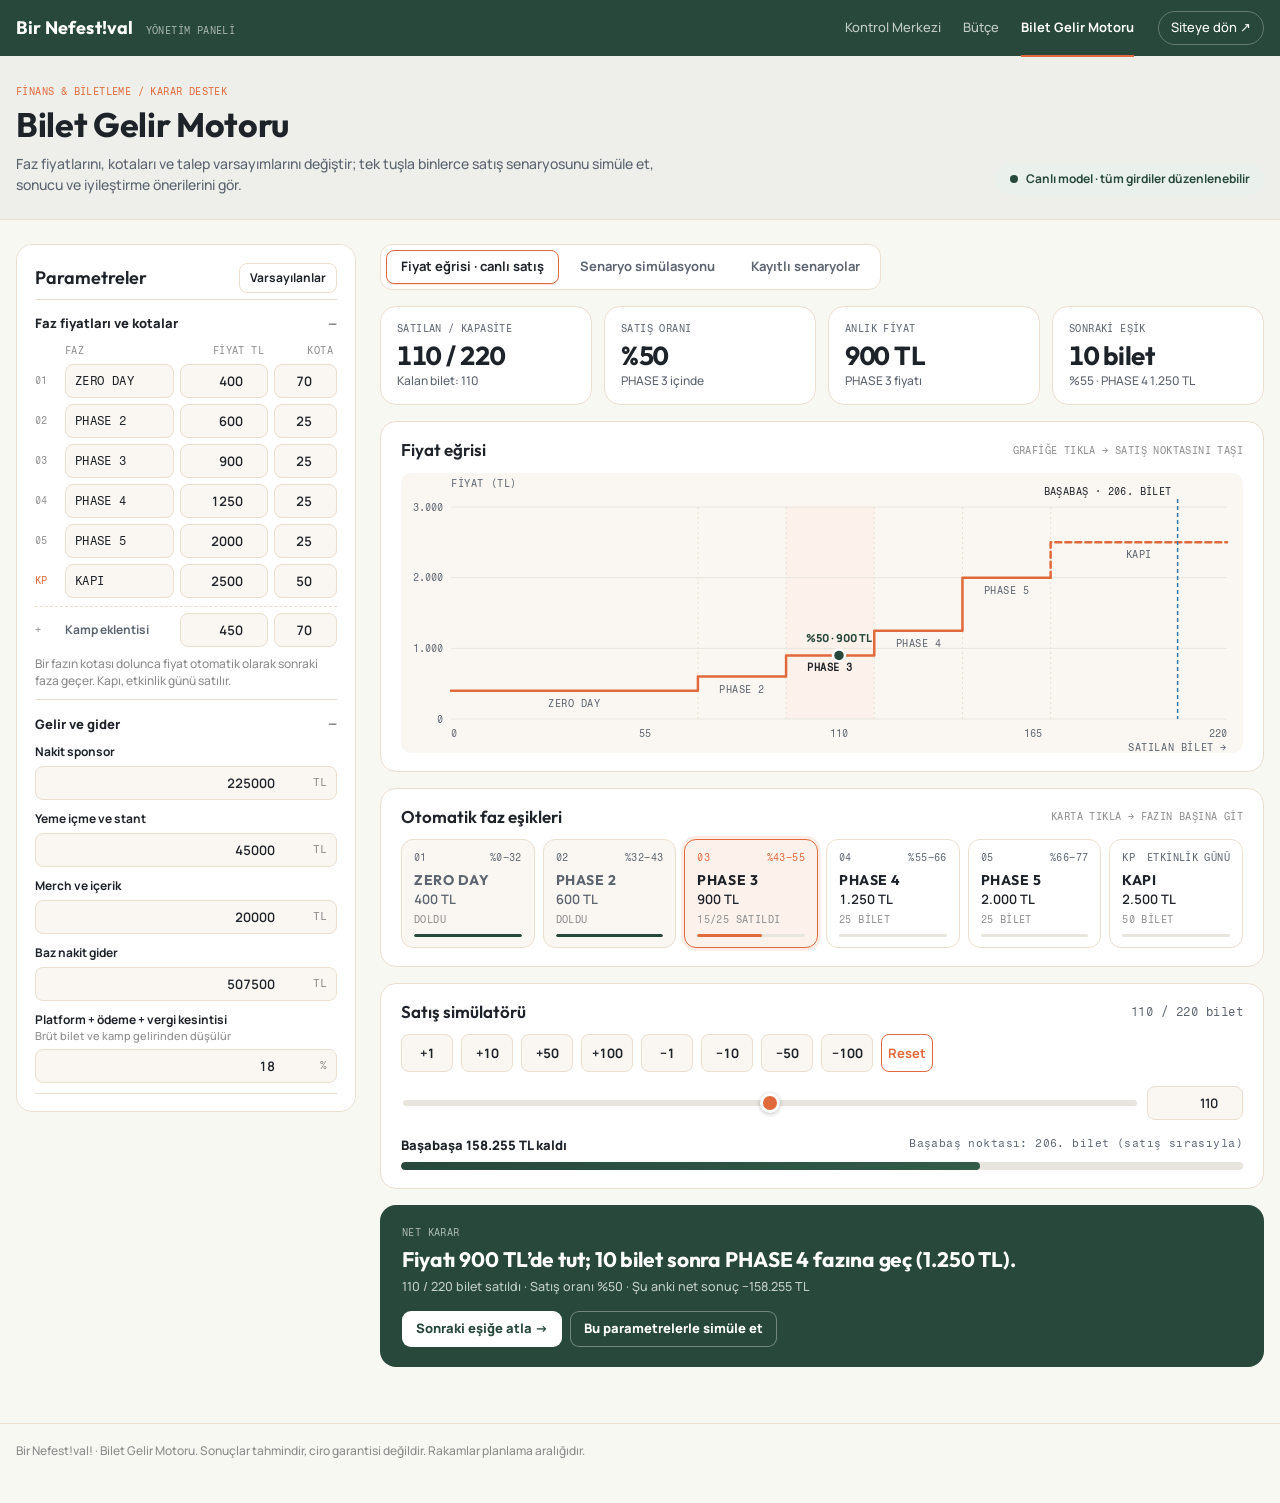
<file: bilet-motoru.html>
<!doctype html>
<html lang="tr">
<head>
  <meta charset="utf-8">
  <meta name="viewport" content="width=device-width, initial-scale=1">
  <meta name="robots" content="noindex, nofollow">
  <title>Bilet Gelir Motoru · Bir Nefest!val!</title>
  <meta name="description" content="Bilet fazlarını, fiyatları ve talep varsayımlarını değiştirip satış senaryolarını simüle eden yönetim paneli aracı.">
  <meta name="theme-color" content="#27483B">
  <link rel="icon" href="favicon.svg" type="image/svg+xml">
  <link rel="preconnect" href="https://fonts.googleapis.com">
  <link rel="preconnect" href="https://fonts.gstatic.com" crossorigin>
  <link href="https://fonts.googleapis.com/css2?family=Fragment+Mono&family=Manrope:wght@400;500;600;700;800&family=Outfit:wght@500;600;700&display=swap" rel="stylesheet">
  <link rel="stylesheet" href="bilet-motoru.css">
</head>
<body>
  <a class="skip" href="#main">İçeriğe geç</a>

  <header class="topnav">
    <div class="wrap topnav-in">
      <p class="brand"><a href="./">Bir Nefest!val</a><span class="mono">YÖNETİM PANELİ</span></p>
      <nav class="topnav-links" aria-label="Panel bölümleri">
        <span>Kontrol Merkezi</span>
        <span>Bütçe</span>
        <span class="is-on" aria-current="page">Bilet Gelir Motoru</span>
      </nav>
      <a class="back" href="./">Siteye dön ↗</a>
    </div>
  </header>

  <section class="hero">
    <div class="wrap hero-in">
      <div>
        <p class="over mono">FİNANS &amp; BİLETLEME / KARAR DESTEK</p>
        <h1>Bilet Gelir Motoru</h1>
        <p class="lede">Faz fiyatlarını, kotaları ve talep varsayımlarını değiştir; tek tuşla binlerce satış senaryosunu simüle et, sonucu ve iyileştirme önerilerini gör.</p>
      </div>
      <p class="live-pill"><span class="pulse" aria-hidden="true"></span>Canlı model · tüm girdiler düzenlenebilir</p>
    </div>
  </section>

  <main id="main" class="wrap layout">
    <aside class="params" id="params" aria-labelledby="paramsTitle">
      <div class="params-head">
        <h2 id="paramsTitle">Parametreler</h2>
        <button type="button" id="resetBtn" class="ghost sm">Varsayılanlar</button>
      </div>

      <details class="grp" open>
        <summary>Faz fiyatları ve kotalar</summary>
        <div id="phaseRows" class="ptable"></div>
        <p class="hint">Bir fazın kotası dolunca fiyat otomatik olarak sonraki faza geçer. Kapı, etkinlik günü satılır.</p>
      </details>

      <details class="grp" open>
        <summary>Gelir ve gider</summary>
        <div class="fields" id="fIncome"></div>
      </details>

      <details class="grp">
        <summary>Saha</summary>
        <div class="fields" id="fSite"></div>
      </details>

      <details class="grp" open>
        <summary>Talep varsayımları</summary>
        <div class="fields" id="fDemand"></div>
        <div class="field">
          <span class="flabel" id="sensLabel">Fiyat hassasiyeti<small>Yüksek: fiyat medyanı geçince talep hızla düşer</small></span>
          <div class="seg" role="group" aria-labelledby="sensLabel">
            <button type="button" data-sens="dusuk" aria-pressed="false">Düşük</button>
            <button type="button" data-sens="orta" aria-pressed="true">Orta</button>
            <button type="button" data-sens="yuksek" aria-pressed="false">Yüksek</button>
          </div>
        </div>
        <label class="field">
          <span class="flabel">Simülasyon sayısı<small>Daha çok senaryo = daha kararlı sonuç</small></span>
          <select id="runsSel">
            <option value="500">500 senaryo (hızlı)</option>
            <option value="2000">2.000 senaryo</option>
            <option value="5000">5.000 senaryo (hassas)</option>
          </select>
        </label>
        <p class="hint">Talep değerleri örnek varsayımdır; planın kendi kotalarına göre ayarlandı. Ön kayıt ve gerçek satış verisiyle güncelle.</p>
      </details>

      <div class="run-bar">
        <button type="button" id="runBtn" class="run">▶ Simüle et</button>
        <button type="button" id="reseedBtn" class="ghost" title="Aynı parametrelerle yeni bir rastgele örneklem çek">Yeniden örnekle</button>
      </div>
      <p id="status" class="status" role="status" aria-live="polite"></p>
    </aside>

    <section class="stage" aria-label="Sonuçlar">
      <div class="tabs" role="tablist" aria-label="Görünüm">
        <button type="button" role="tab" id="t-live" aria-controls="p-live" aria-selected="true">Fiyat eğrisi · canlı satış</button>
        <button type="button" role="tab" id="t-sim" aria-controls="p-sim" aria-selected="false" tabindex="-1">Senaryo simülasyonu</button>
        <button type="button" role="tab" id="t-sav" aria-controls="p-sav" aria-selected="false" tabindex="-1">Kayıtlı senaryolar <span id="savCount" class="count"></span></button>
      </div>

      <!-- Canlı satış -->
      <div role="tabpanel" id="p-live" aria-labelledby="t-live" class="panel">
        <div class="kpis" id="liveKpis"></div>

        <article class="card">
          <header class="card-h">
            <h3>Fiyat eğrisi</h3>
            <p class="card-note mono">GRAFİĞE TIKLA → SATIŞ NOKTASINI TAŞI</p>
          </header>
          <div class="chart" id="ladderChart"></div>
        </article>

        <article class="card">
          <header class="card-h"><h3>Otomatik faz eşikleri</h3><p class="card-note mono">KARTA TIKLA → FAZIN BAŞINA GİT</p></header>
          <div class="phase-cards" id="phaseCards"></div>
        </article>

        <article class="card">
          <header class="card-h"><h3>Satış simülatörü</h3><output id="soldOut" class="mono out" for="soldRange soldNum"></output></header>
          <div class="steppers" role="group" aria-label="Satış adımları">
            <button type="button" data-step="1">+1</button>
            <button type="button" data-step="10">+10</button>
            <button type="button" data-step="50">+50</button>
            <button type="button" data-step="100">+100</button>
            <button type="button" data-step="-1">−1</button>
            <button type="button" data-step="-10">−10</button>
            <button type="button" data-step="-50">−50</button>
            <button type="button" data-step="-100">−100</button>
            <button type="button" data-step="reset" class="reset">Reset</button>
          </div>
          <div class="slider-row">
            <input type="range" id="soldRange" min="0" max="220" step="1" value="110" aria-label="Satılan bilet">
            <input type="number" id="soldNum" min="0" step="1" inputmode="numeric" aria-label="Satılan bilet sayısı">
          </div>
          <div class="be">
            <div class="be-top"><span id="beText"></span><span id="beMeta" class="mono"></span></div>
            <div class="be-bar" id="beBar" role="progressbar" aria-label="Başabaşa ilerleme" aria-valuemin="0" aria-valuemax="100"><i id="beFill"></i></div>
          </div>
        </article>

        <article class="verdict">
          <p class="v-over mono">NET KARAR</p>
          <h3 class="v-head" id="liveHead"></h3>
          <p class="v-sub" id="liveSub"></p>
          <div class="v-actions">
            <button type="button" id="jumpBtn" class="light">Sonraki eşiğe atla →</button>
            <button type="button" class="light ghosty" data-run>Bu parametrelerle simüle et</button>
          </div>
        </article>
      </div>

      <!-- Senaryo simülasyonu -->
      <div role="tabpanel" id="p-sim" aria-labelledby="t-sim" class="panel" hidden>
        <div class="stale" id="staleBar" hidden>
          <span>Parametreler değişti; aşağıdaki sonuçlar eski girdilere ait.</span>
          <button type="button" class="run sm" data-run>▶ Yeniden simüle et</button>
        </div>
        <div id="simEmpty" class="empty">
          <p>Henüz simülasyon yok.</p>
          <button type="button" class="run" data-run>▶ Simüle et</button>
        </div>
        <div id="simBody" hidden>
          <p class="sim-meta mono" id="simMeta"></p>
          <div class="kpis" id="simKpis"></div>

          <article class="card">
            <header class="card-h">
              <h3>Net sonuç dağılımı</h3>
              <ul class="legend" aria-label="Renk açıklaması">
                <li><i class="sw neg"></i>Açık (zarar)</li>
                <li><i class="sw pos"></i>Fazla (kâr)</li>
                <li><i class="sw med"></i><span id="histMed">Medyan</span></li>
              </ul>
            </header>
            <div class="chart" id="histChart"></div>
            <details class="data">
              <summary>Veriyi tablo olarak göster</summary>
              <div class="table-wrap" id="histTable"></div>
            </details>
          </article>

          <article class="verdict" id="simVerdict"></article>

          <article class="card">
            <header class="card-h"><h3>Faz bazında sonuç</h3><p class="card-note mono">SİMÜLASYON ORTALAMASI</p></header>
            <div class="table-wrap" id="stepTable"></div>
          </article>

          <article class="card">
            <header class="card-h"><h3>Plan: tüm kotalar dolarsa</h3><p class="card-note mono">FİGMA GELİR PLANIYLA AYNI YÖNTEM</p></header>
            <div class="plan-grid" id="planGrid"></div>
          </article>

          <p class="method">Model: Potansiyel alıcılar sırayla gelir. Ödeme isteği (log-normal) o anki faz fiyatını karşılayan kişi bilet alır. Kota dolunca fiyat sonraki faza geçer, alamayan alıcı ayrılır. Toplam talep her senaryoda ortak bir şokla birlikte oynar; kapı alıcıları ayrı bir havuzdan gelir. Öneriler, aynı rastgele sayılarla tek adımlık değişiklikler denenerek bulunur.</p>
        </div>
      </div>

      <!-- Kayıtlı senaryolar -->
      <div role="tabpanel" id="p-sav" aria-labelledby="t-sav" class="panel" hidden>
        <article class="card">
          <header class="card-h"><h3>Mevcut parametreleri kaydet</h3></header>
          <form id="saveForm" class="save-row">
            <label class="sr" for="saveName">Senaryo adı</label>
            <input id="saveName" maxlength="40" placeholder="Örn. Sponsor 175K + fiyat +%10" autocomplete="off">
            <button type="submit" class="run sm">Kaydet</button>
            <button type="button" id="shareBtn" class="ghost">Paylaşım bağlantısı</button>
          </form>
          <input id="shareOut" class="share-out" readonly hidden aria-label="Paylaşım bağlantısı">
          <p class="hint">Kayıtlar yalnız bu tarayıcıda tutulur. Ekip arkadaşına göndermek için paylaşım bağlantısını kullan; bağlantı tüm parametreleri taşır.</p>
        </article>
        <article class="card">
          <header class="card-h"><h3>Karşılaştırma</h3><p class="card-note mono">EN YÜKSEK BAŞABAŞ OLASILIĞI İŞARETLENİR</p></header>
          <div class="table-wrap" id="savedList"></div>
        </article>
      </div>
    </section>
  </main>

  <footer class="foot">
    <div class="wrap">Bir Nefest!val! · Bilet Gelir Motoru. Sonuçlar tahmindir, ciro garantisi değildir. Rakamlar planlama aralığıdır.</div>
  </footer>

  <p id="announce" class="sr" aria-live="polite"></p>
  <script src="bilet-motoru.js" defer></script>
</body>
</html>
</file>
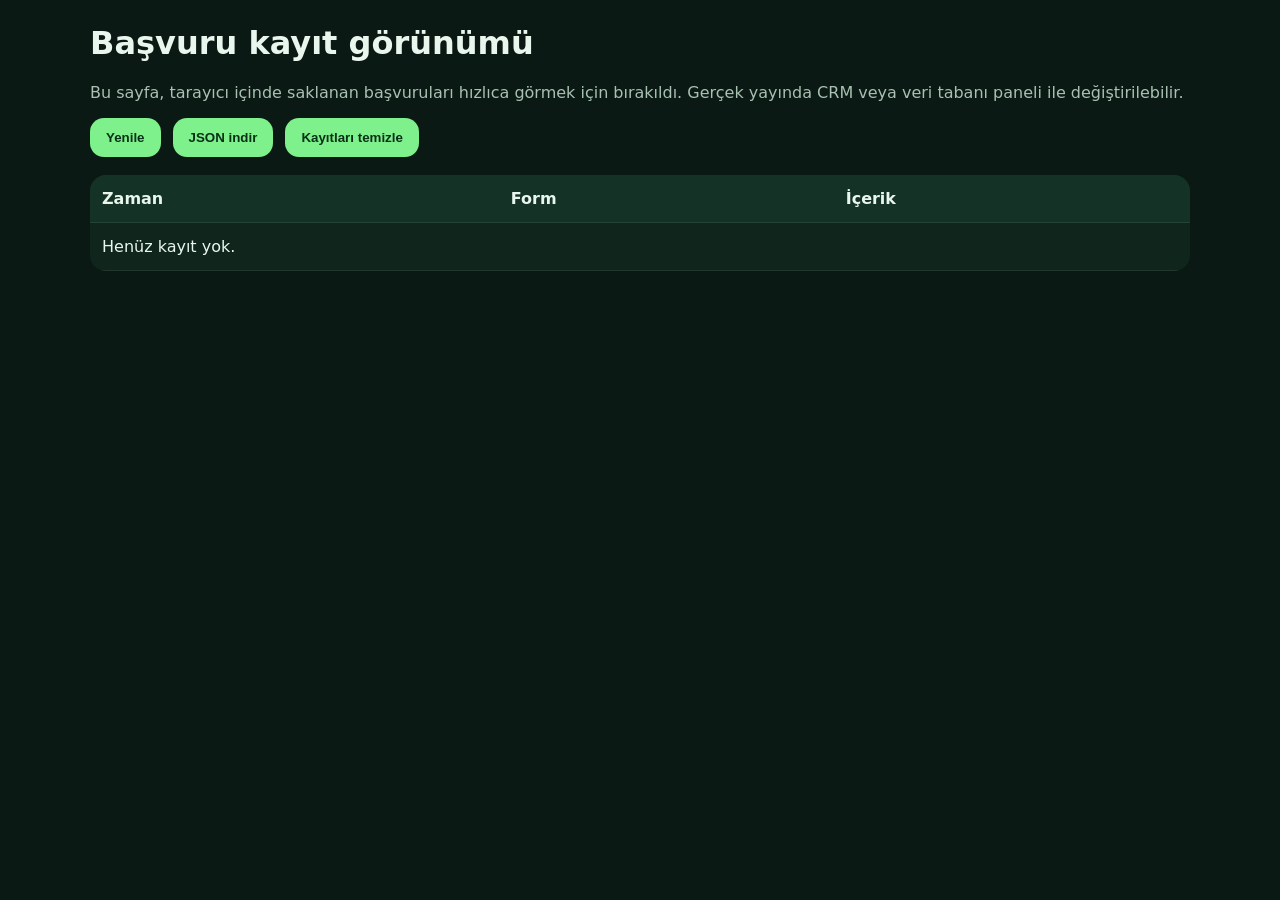
<file: demo-admin.html>
<!doctype html>
<html lang="tr">
<head>
  <meta charset="utf-8">
  <meta name="viewport" content="width=device-width, initial-scale=1">
  <title>Bir Nefest!val! · Başvuru Kayıt Görünümü</title>
  <style>
    body{font-family:Inter,system-ui,sans-serif;background:#0b1914;color:#e9f6ed;margin:0;padding:24px}
    .wrap{max-width:1100px;margin:0 auto}
    h1{margin-top:0}.toolbar{display:flex;gap:12px;flex-wrap:wrap;margin-bottom:18px}
    button{padding:12px 16px;border:none;border-radius:14px;background:#7ef08c;color:#093017;font-weight:800;cursor:pointer}
    table{width:100%;border-collapse:collapse;background:#10261d;border-radius:16px;overflow:hidden}
    th,td{padding:14px 12px;border-bottom:1px solid rgba(255,255,255,.08);text-align:left;vertical-align:top}
    th{background:#143225} code{white-space:pre-wrap;color:#d5ead9}
    .muted{color:#a8c1b2}
  </style>
</head>
<body>
  <div class="wrap">
    <h1>Başvuru kayıt görünümü</h1>
    <p class="muted">Bu sayfa, tarayıcı içinde saklanan başvuruları hızlıca görmek için bırakıldı. Gerçek yayında CRM veya veri tabanı paneli ile değiştirilebilir.</p>
    <div class="toolbar">
      <button id="refresh">Yenile</button>
      <button id="download">JSON indir</button>
      <button id="clear">Kayıtları temizle</button>
    </div>
    <table>
      <thead><tr><th>Zaman</th><th>Form</th><th>İçerik</th></tr></thead>
      <tbody id="rows"></tbody>
    </table>
  </div>
  <script>
    const key='nefestival-submissions';
    const rows=document.getElementById('rows');
    function render(){
      const items=JSON.parse(localStorage.getItem(key)||'[]');
      rows.innerHTML=items.length?items.map(item=>`<tr><td>${new Date(item.createdAt).toLocaleString('tr-TR')}</td><td>${item.form}</td><td><code>${JSON.stringify(item.payload,null,2)}</code></td></tr>`).join(''):`<tr><td colspan="3">Henüz kayıt yok.</td></tr>`;
    }
    render();
    document.getElementById('refresh').onclick=render;
    document.getElementById('clear').onclick=()=>{localStorage.removeItem(key);render();};
    document.getElementById('download').onclick=()=>{
      const blob=new Blob([localStorage.getItem(key)||'[]'],{type:'application/json'});
      const a=document.createElement('a');
      a.href=URL.createObjectURL(blob);
      a.download='nefestival-submissions.json';
      a.click();
      URL.revokeObjectURL(a.href);
    };
  </script>
</body>
</html>
</file>
<file: styles.css>
:root{
  --bg:#081611;
  --bg-alt:#0d2018;
  --bg-soft:#eff7f1;
  --card:#10261d;
  --card-2:#153225;
  --text:#eaf5ed;
  --text-dark:#14221c;
  --muted:#b6cec0;
  --line:rgba(255,255,255,.12);
  --green:#7ef08c;
  --green-2:#2dc164;
  --teal:#60d6ff;
  --sand:#fbf6ee;
  --shadow:0 24px 80px rgba(0,0,0,.22);
  --radius:26px;
  --radius-sm:18px;
  --wrap:min(1240px, calc(100vw - 32px));
  --ease:cubic-bezier(.22,1,.36,1);
}
*{box-sizing:border-box}
html{scroll-behavior:smooth}
body{
  margin:0;
  font-family:Inter, ui-sans-serif, system-ui, -apple-system, BlinkMacSystemFont, "Segoe UI", sans-serif;
  color:var(--text-dark);
  background:linear-gradient(180deg,#071410 0%,#0e2219 15%,#f6fbf7 15%,#f6fbf7 100%);
  overflow-x:hidden;
}
img{max-width:100%;display:block}
a{color:inherit;text-decoration:none}
button,input,select,textarea{font:inherit}
button{cursor:pointer}
.skip-link{position:absolute;left:-9999px;top:0}
.skip-link:focus{left:16px;top:16px;background:#fff;padding:10px 14px;border-radius:12px;z-index:1000}
.wrap{width:var(--wrap);margin:0 auto}
.topbar{position:sticky;top:0;z-index:50;background:rgba(5,15,11,.92);backdrop-filter:blur(12px);border-bottom:1px solid rgba(255,255,255,.08)}
.topbar-inner{display:flex;align-items:center;justify-content:space-between;gap:18px;padding:10px 0;color:var(--muted);font-size:.92rem}
.topbar-inner p{margin:0}
.mini-pill{border:1px solid rgba(126,240,140,.32);background:rgba(126,240,140,.12);color:#dbffe0;padding:9px 14px;border-radius:999px;transition:.35s var(--ease)}
.mini-pill:hover{transform:translateY(-2px);box-shadow:0 0 0 1px rgba(126,240,140,.4),0 0 24px rgba(126,240,140,.25)}
.site-header{position:sticky;top:45px;z-index:45;background:rgba(10,21,16,.76);backdrop-filter:blur(20px);border-bottom:1px solid rgba(255,255,255,.08)}
.header-inner{display:flex;align-items:center;justify-content:space-between;padding:14px 0;gap:24px}
.brand{display:flex;align-items:center;gap:14px;min-width:0}
.brand-symbol{width:58px;height:58px;flex:0 0 auto;display:grid;place-items:center;border-radius:18px;background:linear-gradient(180deg,rgba(255,255,255,.08),rgba(255,255,255,.02));border:1px solid rgba(255,255,255,.08);box-shadow:0 12px 40px rgba(0,0,0,.22)}
.brand-symbol svg{width:100%;height:100%}
.brand-copy strong{display:block;color:#fff;font-size:1.06rem;letter-spacing:.01em}
.brand-copy small{display:block;color:var(--muted)}
.main-nav{display:flex;gap:20px;align-items:center;flex-wrap:wrap}
.main-nav a{color:#f3fbf5;font-size:.96rem;position:relative}
.main-nav a:after{content:"";position:absolute;left:0;bottom:-6px;width:0;height:2px;border-radius:10px;background:linear-gradient(90deg,var(--green),var(--teal));transition:width .35s var(--ease)}
.main-nav a:hover:after{width:100%}
.menu-toggle{display:none;background:none;border:none;padding:8px}
.menu-toggle span{display:block;width:26px;height:2px;background:#fff;margin:5px 0;border-radius:99px;transition:.3s var(--ease)}
.hero{position:relative;min-height:100svh;padding:72px 0 0;color:#fff;background:#081611;overflow:hidden}
.hero-media{position:absolute;inset:0;overflow:hidden}
.hero-media img{width:100%;height:100%;object-fit:cover;filter:saturate(1.08) contrast(1.02) brightness(.62)}
.hero:before{content:"";position:absolute;inset:0;background:linear-gradient(110deg,rgba(7,16,12,.88) 0%,rgba(7,16,12,.58) 38%,rgba(6,20,15,.2) 76%,rgba(6,20,15,.62) 100%)}
.hero:after{content:"";position:absolute;inset:auto 0 0 0;height:180px;background:linear-gradient(180deg,rgba(8,22,17,0),#f6fbf7 96%)}
.hero-glow{position:absolute;border-radius:999px;filter:blur(100px);opacity:.45;pointer-events:none}
.hero-glow-a{width:360px;height:360px;background:#2dd985;right:6%;top:16%}
.hero-glow-b{width:260px;height:260px;background:#53c9ff;left:-4%;bottom:16%}
.hero-grid{position:relative;z-index:2;display:grid;grid-template-columns:1.15fr .75fr;gap:28px;align-items:end;min-height:calc(100svh - 120px);padding:20px 0 140px}
.glass{background:linear-gradient(180deg,rgba(255,255,255,.14),rgba(255,255,255,.08));backdrop-filter:blur(18px);border:1px solid rgba(255,255,255,.16);box-shadow:var(--shadow)}
.hero-copy{padding:34px;border-radius:32px;max-width:760px}
.eyebrow{display:inline-flex;align-items:center;gap:10px;font-size:.77rem;letter-spacing:.22em;text-transform:uppercase;color:#d8f7df;font-weight:700}
.hero h1{margin:18px 0 16px;font-size:clamp(2.8rem,6.2vw,6.2rem);line-height:.92;letter-spacing:-.04em}
.hero h1 em{font-style:normal;color:#baf9c3;text-shadow:0 0 32px rgba(126,240,140,.22)}
.lede{font-size:1.06rem;line-height:1.72;max-width:62ch;color:#eefbf1}
.hero-actions{display:flex;gap:14px;flex-wrap:wrap;margin:24px 0 30px}
.btn{display:inline-flex;justify-content:center;align-items:center;gap:10px;border:none;border-radius:999px;padding:14px 20px;font-weight:700;transition:transform .32s var(--ease), box-shadow .32s var(--ease), background .32s var(--ease)}
.btn:hover{transform:translateY(-3px)}
.btn-primary{background:linear-gradient(90deg,var(--green),#47d86e);color:#072714;box-shadow:0 10px 28px rgba(105,238,132,.24),0 0 28px rgba(105,238,132,.18)}
.btn-primary:hover{box-shadow:0 14px 40px rgba(105,238,132,.36),0 0 34px rgba(105,238,132,.25)}
.btn-secondary{background:rgba(255,255,255,.08);color:#fff;border:1px solid rgba(255,255,255,.18)}
.btn-secondary:hover{box-shadow:0 0 0 1px rgba(255,255,255,.18),0 0 24px rgba(96,214,255,.22)}
.btn.full{width:100%}
.hero-stats{display:grid;grid-template-columns:repeat(3,minmax(0,1fr));gap:14px}
.hero-stats article{padding:16px 18px;border-radius:22px;background:rgba(8,21,17,.38);border:1px solid rgba(255,255,255,.12)}
.hero-stats span,.card-topline{display:block;font-size:.76rem;letter-spacing:.18em;text-transform:uppercase;color:#d0e7d6;margin-bottom:8px}
.hero-stats strong{display:block;font-size:1.04rem;color:#fff}
.hero-stats small{display:block;color:#d4e7d9;margin-top:6px;line-height:1.45}
.hero-side{display:grid;gap:18px}
/* hat yaprağı amblemi: geri sayımın hemen üstünde; dalga şeridi sağda ekran kenarına, solda metin kartının arkasına akar */
.hero-emblem{position:relative;height:clamp(260px,31vw,460px);margin-bottom:-6px;pointer-events:none}
.hero-emblem-art{position:absolute;bottom:0;left:50%;height:100%;aspect-ratio:2600/860;transform:translateX(-38.85%)}
.hero-emblem-art::before{content:"";position:absolute;left:28.1%;top:2%;width:21.5%;aspect-ratio:1;border-radius:50%;background:radial-gradient(circle,rgba(255,255,255,.72) 0%,rgba(236,244,239,.5) 48%,rgba(236,244,239,0) 72%);-webkit-backdrop-filter:blur(10px);backdrop-filter:blur(10px);-webkit-mask:radial-gradient(circle,#000 55%,transparent 72%);mask:radial-gradient(circle,#000 55%,transparent 72%)}
.hero-emblem-svg{position:relative;display:block;width:100%;height:100%;overflow:visible}
.hero-copy{position:relative;z-index:2}
.countdown-card,.live-note{border-radius:28px;padding:24px}
.countdown{display:grid;grid-template-columns:repeat(4,1fr);gap:12px;margin:14px 0 18px}
.countdown div{padding:16px 10px;border-radius:20px;background:rgba(6,19,15,.44);text-align:center;border:1px solid rgba(255,255,255,.11)}
.countdown strong{display:block;font-size:clamp(1.5rem,3vw,2.3rem);color:#fff}
.countdown span{color:#d7ebdc;font-size:.86rem}
.ticker{position:absolute;left:0;right:0;bottom:72px;overflow:hidden;opacity:.94}
.ticker div{display:inline-block;white-space:nowrap;padding-left:100%;animation:ticker 26s linear infinite;color:#ebfdf0;font-weight:700;letter-spacing:.26em;text-transform:uppercase;font-size:.82rem}
@keyframes ticker{from{transform:translateX(0)}to{transform:translateX(-100%)}}
.section{position:relative;padding:110px 0;background:#f6fbf7}
.section-dark{background:linear-gradient(180deg,#0a1813,#11241c);color:#ecf8ef}
.section-head{display:flex;align-items:end;justify-content:space-between;gap:28px;margin-bottom:32px}
.section-head > div{max-width:680px}
.section-head.light p,.section-head.light h2{color:#eef7f1}
.section-head h2{margin:12px 0 0;font-size:clamp(2rem,4vw,3.55rem);line-height:1.02;letter-spacing:-.04em;color:#11251d}
.section-head p{max-width:58ch;color:#4b6257;line-height:1.8}
.panel-grid,.story-grid,.process-grid,.green-grid,.location-gallery,.partner-notes{display:grid;gap:22px}
.panel-grid{grid-template-columns:repeat(3,minmax(0,1fr))}
.deep-card,.process-card,.green-card,.route-card,.gallery-card,.note-card{position:relative;border-radius:28px;overflow:hidden;background:#fff;box-shadow:var(--shadow);border:1px solid rgba(11,28,21,.08)}
.deep-card{padding:28px;min-height:250px;background:linear-gradient(180deg,#ffffff,#eef9f0)}
.deep-card span,.process-card span,.story-tag,.zone-card span,.route-card span{display:inline-flex;padding:8px 12px;border-radius:999px;font-size:.8rem;font-weight:800;letter-spacing:.1em;text-transform:uppercase;background:rgba(45,193,100,.1);color:#1d6e3c}
.deep-card h3,.story-copy h3,.process-card h3,.green-card h3,.route-card h3,.note-card h3{margin:16px 0 12px;font-size:1.4rem;line-height:1.15;color:#10231b}
.deep-card p,.story-copy p,.process-card p,.green-card p,.route-card p,.note-card p,.gallery-card figcaption,.hero-side p,.panel-split p{line-height:1.75;color:#4d6258}
.story-grid{grid-template-columns:repeat(3,minmax(0,1fr))}
.story-card{display:flex;flex-direction:column;background:#fff;border-radius:28px;overflow:hidden;box-shadow:var(--shadow);border:1px solid rgba(11,28,21,.08)}
.story-card.wide{grid-column:span 2}
.story-card img{width:100%;height:320px;object-fit:cover;flex-shrink:0}
.story-card.wide img{height:auto;aspect-ratio:755/400}
.story-copy{padding:22px 24px 26px}
.logo-row{list-style:none;margin:auto 0 0;padding:0 24px 26px;display:grid;grid-template-columns:repeat(3,minmax(0,1fr));gap:10px}
.logo-row li{height:86px;display:grid;place-items:center;padding:6px 8px;background:#fff;border:2.5px solid #10231b;border-radius:14px}
.logo-row .logo-left{grid-column:1}.logo-row .logo-right{grid-column:3}
.story-card .logo-row img{width:auto;height:auto;max-width:100%;max-height:68px;object-fit:contain}
/* MindCorp: imlece göre belirgin eğilme, anında yanan dönen neon çerçeve, öne çıkan logo; tıklanınca mindcorplab.com */
@property --mc-a{syntax:"<angle>";inherits:false;initial-value:0deg}
.logo-row .logo-mindcorp{position:relative;padding:0;transform-style:preserve-3d;transition:transform .2s ease-out,box-shadow .12s ease,border-color .1s ease;will-change:transform}
.logo-mindcorp .mc-link{display:grid;place-items:center;width:100%;height:100%;padding:6px 8px;border-radius:inherit;transform-style:preserve-3d;outline:none}
.logo-mindcorp .mc-link img{transition:transform .25s var(--ease),filter .2s ease}
.logo-mindcorp::before{content:"";position:absolute;inset:-6px;border-radius:19px;padding:3px;pointer-events:none;opacity:0;transition:opacity .06s linear;
  background:conic-gradient(from var(--mc-a),#7ef08c,#22d3ee,#6d5dfc,#c026d3,#22d3ee,#7ef08c);
  -webkit-mask:linear-gradient(#000 0 0) content-box,linear-gradient(#000 0 0);-webkit-mask-composite:xor;mask-composite:exclude;
  filter:drop-shadow(0 0 5px rgba(34,211,238,.95)) drop-shadow(0 0 14px rgba(109,93,252,.75))}
.logo-mindcorp:hover::before,.logo-mindcorp:focus-within::before{opacity:1;animation:mcSpin 1.4s linear infinite}
.logo-mindcorp:hover,.logo-mindcorp:focus-within{border-color:#0b1a2e;box-shadow:0 0 16px rgba(34,211,238,.6),0 0 38px rgba(109,93,252,.4),0 18px 36px rgba(8,31,17,.28)}
.logo-mindcorp:hover .mc-link img,.logo-mindcorp:focus-within .mc-link img{transform:translateZ(26px) scale(1.1);filter:drop-shadow(0 6px 10px rgba(12,30,60,.35)) drop-shadow(0 0 8px rgba(34,211,238,.5));animation:mcFloat 2.2s ease-in-out infinite}
@keyframes mcSpin{to{--mc-a:360deg}}
@keyframes mcFloat{0%,100%{translate:0 0}50%{translate:0 -4px}}
@media (prefers-reduced-motion:reduce){.logo-mindcorp::before,.logo-mindcorp .mc-link img{animation:none!important}}
.immersive-zones{background:radial-gradient(circle at top left,#e8f7eb 0,#f6fbf7 38%,#eef8f1 100%)}
.zone-layout{display:grid;grid-template-columns:repeat(3,minmax(0,1fr));gap:18px;perspective:1100px}
.zone-card{position:relative;min-height:220px;padding:22px;border-radius:26px;background:linear-gradient(180deg,#163726,#10271d);color:#eefbf1;border:1px solid rgba(255,255,255,.08);box-shadow:var(--shadow);transform-style:preserve-3d;overflow:hidden}
.zone-card:before{content:"";position:absolute;inset:auto -10% -48% 20%;height:160px;background:radial-gradient(circle,#7ef08c55,transparent 60%);transform:translateZ(30px)}
.zone-card span{background:rgba(255,255,255,.12);color:#d8ffe0}
.zone-card h3{margin:18px 0 10px;font-size:1.45rem}
.zone-card p{margin:0;color:#d4ebda;line-height:1.7}
.process-grid{grid-template-columns:repeat(2,minmax(0,1fr))}
.process-card{padding:28px;background:linear-gradient(180deg,rgba(255,255,255,.08),rgba(255,255,255,.05));backdrop-filter:blur(12px);border:1px solid rgba(255,255,255,.09)}
.process-card h3,.process-card p{color:#eff7f1}
.green-grid{grid-template-columns:repeat(3,minmax(0,1fr))}
.green-card{padding:26px;min-height:260px;background:linear-gradient(180deg,#ffffff,#f1fbf3)}
.green-icon{display:inline-grid;place-items:center;width:54px;height:54px;border-radius:18px;background:linear-gradient(180deg,#133a24,#1f7a46);color:#eaffee;font-size:1.5rem;box-shadow:0 12px 28px rgba(31,122,70,.22)}
/* etkinlik mekânı: havadan fotoğraf kenarlarından orman yeşili zemine erir; bölüm üst/alt komşu açık zeminlere sisle geçer */
.venue-section{padding:150px 0 140px;color:#ecf8ef;overflow:hidden;background:
  radial-gradient(ellipse 62% 40% at 50% 38%,rgba(62,78,44,.55) 0%,rgba(62,78,44,0) 72%),
  linear-gradient(180deg,#0e1d14 0%,#16281b 40%,#122219 72%,#0d1b13 100%)}
.venue-section:before,.venue-section:after{content:"";position:absolute;left:0;right:0;height:110px;pointer-events:none}
.venue-section:before{top:0;background:linear-gradient(180deg,#f6fbf7 0%,rgba(246,251,247,.72) 22%,rgba(246,251,247,.3) 52%,rgba(246,251,247,.08) 78%,rgba(246,251,247,0) 100%)}
.venue-section:after{bottom:0;background:linear-gradient(0deg,#fbfdfb 0%,rgba(251,253,251,.72) 22%,rgba(251,253,251,.3) 52%,rgba(251,253,251,.08) 78%,rgba(251,253,251,0) 100%)}
.venue-section .wrap{position:relative;z-index:1}
.venue-section .section-head p{color:#cfe3d5}
.venue-aerial{margin:0}
.venue-map{position:relative;aspect-ratio:1190/672}
.venue-map picture,.venue-map img{display:block;width:100%;height:100%}
.venue-map img{object-fit:cover;filter:saturate(1.05) contrast(1.04);
  -webkit-mask-image:linear-gradient(90deg,transparent,#000 9%,#000 91%,transparent),linear-gradient(180deg,transparent,#000 12%,#000 84%,transparent);
  -webkit-mask-composite:source-in;
  mask-image:linear-gradient(90deg,transparent,#000 9%,#000 91%,transparent),linear-gradient(180deg,transparent,#000 12%,#000 84%,transparent);
  mask-composite:intersect}
.venue-pin{position:absolute;left:var(--x);top:var(--y);width:36px;height:36px;margin:-18px 0 0 -18px;z-index:2;border-radius:50%;outline:none}
.venue-pin b{display:grid;place-items:center;width:100%;height:100%;border-radius:50%;background:rgba(9,24,16,.74);border:2px solid var(--green);color:#eaffee;font-size:.95rem;backdrop-filter:blur(6px);-webkit-backdrop-filter:blur(6px);animation:venuePulse 2.8s ease-out infinite;transition:background .25s var(--ease),color .25s var(--ease),transform .25s var(--ease)}
.venue-pin:nth-of-type(2) b{animation-delay:.45s}.venue-pin:nth-of-type(3) b{animation-delay:.9s}.venue-pin:nth-of-type(4) b{animation-delay:1.35s}.venue-pin:nth-of-type(5) b{animation-delay:1.8s}.venue-pin:nth-of-type(6) b{animation-delay:2.25s}
.venue-pin span{position:absolute;top:50%;left:calc(100% + 10px);transform:translate(-6px,-50%);white-space:nowrap;padding:7px 12px;border-radius:999px;background:rgba(9,24,16,.84);border:1px solid rgba(126,240,140,.35);color:#eaffee;font-size:.86rem;font-weight:700;opacity:0;pointer-events:none;transition:opacity .25s var(--ease),transform .25s var(--ease);backdrop-filter:blur(8px);-webkit-backdrop-filter:blur(8px)}
.venue-pin--left span{left:auto;right:calc(100% + 10px);transform:translate(6px,-50%)}
.venue-pin:hover b,.venue-pin:focus-visible b,.venue-pin.is-active b{background:var(--green);color:#072714;transform:scale(1.14)}
.venue-pin:hover span,.venue-pin:focus-visible span,.venue-pin.is-active span{opacity:1;transform:translate(0,-50%)}
@keyframes venuePulse{0%{box-shadow:0 0 0 0 rgba(126,240,140,.55),0 6px 18px rgba(0,0,0,.35)}70%,100%{box-shadow:0 0 0 14px rgba(126,240,140,0),0 6px 18px rgba(0,0,0,.35)}}
.venue-aerial figcaption{display:flex;align-items:center;justify-content:center;flex-wrap:wrap;gap:10px;margin-top:-6px;color:#b9d4c1;font-size:.92rem;text-align:center}
.venue-status{display:inline-flex;padding:6px 12px;border-radius:999px;font-size:.74rem;font-weight:800;letter-spacing:.12em;text-transform:uppercase;background:rgba(126,240,140,.12);border:1px solid rgba(126,240,140,.32);color:#d8ffe0}
.venue-facts{display:grid;grid-template-columns:repeat(4,minmax(0,1fr));gap:18px;margin-top:34px}
.venue-fact{padding:22px;border-radius:24px;background:rgba(6,18,12,.42);border:1px solid rgba(255,255,255,.1);box-shadow:0 18px 50px rgba(0,0,0,.2)}
.venue-fact span{display:block;font-size:.74rem;letter-spacing:.18em;text-transform:uppercase;color:#bfe0c8;font-weight:700}
.venue-fact strong{display:block;margin:10px 0 6px;font-size:clamp(1.5rem,2.3vw,1.95rem);color:#fff;letter-spacing:-.02em}
.venue-fact p{margin:0;color:#cfe3d5;line-height:1.65;font-size:.95rem}
.venue-meter{height:8px;border-radius:99px;background:rgba(255,255,255,.1);margin:14px 0 8px;overflow:hidden}
.venue-meter i{display:block;height:100%;border-radius:inherit;background:linear-gradient(90deg,var(--green-2),var(--green))}
.venue-fact small{display:block;color:#a9c9b3;font-size:.82rem;line-height:1.5}
.venue-zones{display:grid;grid-template-columns:repeat(3,minmax(0,1fr));gap:18px;margin-top:18px}
.venue-zone{display:grid;grid-template-columns:auto 1fr;gap:14px;align-items:start;padding:22px;border-radius:24px;background:linear-gradient(180deg,rgba(255,255,255,.07),rgba(255,255,255,.035));border:1px solid rgba(255,255,255,.1);scroll-margin-top:150px;transition:border-color .3s var(--ease),box-shadow .3s var(--ease),background .3s var(--ease)}
.venue-zone > b{display:grid;place-items:center;width:38px;height:38px;border-radius:50%;border:1.5px solid rgba(126,240,140,.55);color:#d8ffe0;font-size:1rem;transition:background .3s var(--ease),color .3s var(--ease)}
.venue-zone h3{margin:6px 0 8px;font-size:1.22rem;line-height:1.2;color:#f2fbf4}
.venue-zone p{margin:0 0 12px;color:#cfe3d5;line-height:1.7}
.venue-zone em{font-style:normal;font-size:.76rem;letter-spacing:.12em;text-transform:uppercase;color:#9fe8ab;font-weight:700}
.venue-zone.is-active,.venue-zone:target{border-color:rgba(126,240,140,.5);background:linear-gradient(180deg,rgba(126,240,140,.12),rgba(126,240,140,.04));box-shadow:0 0 0 1px rgba(126,240,140,.2),0 0 34px rgba(126,240,140,.14)}
.venue-zone.is-active > b,.venue-zone:target > b{background:var(--green);color:#072714}
.venue-note{margin:22px 0 0;color:#a9c9b3;font-size:.9rem;line-height:1.7;text-align:center}
@media (prefers-reduced-motion:reduce){.venue-pin b{animation:none}}
.map-route-section{background:#fbfdfb}
.route-shell{display:grid;grid-template-columns:1.05fr .95fr;gap:22px;align-items:start}
.route-map-wrap{padding:18px;border-radius:28px;position:sticky;top:126px}
.route-map-wrap iframe{width:100%;height:520px;border:0;border-radius:22px;background:#d7ece0}
.map-actions{display:flex;gap:12px;flex-wrap:wrap;margin-top:16px}
.route-stops{display:grid;grid-template-columns:repeat(2,minmax(0,1fr));gap:18px}
.route-card{padding:22px;min-height:250px;background:linear-gradient(180deg,#fff,#f3faf5)}
.route-card a{display:inline-flex;margin-top:12px;color:#17693a;font-weight:700}
.location-gallery{grid-template-columns:repeat(3,minmax(0,1fr));margin-top:28px}
.gallery-card img{width:100%;height:260px;object-fit:cover;object-position:center top}
.gallery-card--sky img{border:1.5px solid rgba(52,120,168,.55);border-bottom:0;border-radius:28px 28px 0 0}
.gallery-card figcaption{padding:16px 18px;background:#fff}
.application-section{background:linear-gradient(180deg,#edf8f0,#f8fdf9)}
.tabs{display:flex;gap:10px;flex-wrap:wrap;margin-bottom:20px}
.tab-btn{border:1px solid rgba(16,35,27,.12);background:#fff;padding:12px 16px;border-radius:999px;font-weight:700;color:#183025;transition:.3s var(--ease)}
.tab-btn.active,.tab-btn:hover{background:#10261d;color:#eafbEE;box-shadow:0 0 0 1px rgba(126,240,140,.18),0 0 22px rgba(126,240,140,.14)}
.tab-panels{padding:18px;border-radius:32px;background:linear-gradient(180deg,rgba(255,255,255,.58),rgba(255,255,255,.78))}
.tab-panel{display:none}.tab-panel.active{display:block}
.panel-split{display:grid;grid-template-columns:.78fr 1.22fr;gap:26px;align-items:start;padding:18px}
.panel-split h3{margin-top:0;font-size:1.9rem;color:#0f251b}
.smart-form{display:grid;gap:14px}
.smart-form label{display:grid;gap:8px;font-weight:700;color:#143024}
.smart-form input,.smart-form select,.smart-form textarea{width:100%;padding:14px 16px;border-radius:18px;border:1px solid rgba(19,45,33,.12);background:#fff;color:#10231b;outline:none;transition:border-color .25s var(--ease), box-shadow .25s var(--ease)}
.smart-form input:focus,.smart-form select:focus,.smart-form textarea:focus{border-color:#3fb767;box-shadow:0 0 0 4px rgba(63,183,103,.12)}
.form-row{display:grid;grid-template-columns:repeat(2,minmax(0,1fr));gap:14px}
.check{grid-template-columns:auto 1fr;align-items:start;font-weight:500;color:#3b5347}
.check input{margin-top:6px}
.form-status{margin:0;min-height:1.3em;color:#17693a;font-weight:700}
.partners-section{padding-bottom:96px}
.partner-strip{display:flex;flex-wrap:wrap;gap:14px 16px}
.partner-strip span{padding:16px 18px;border-radius:18px;background:rgba(255,255,255,.08);border:1px solid rgba(255,255,255,.12);color:#edf7ef;font-weight:700;box-shadow:0 12px 32px rgba(0,0,0,.18)}
.partner-notes{grid-template-columns:repeat(3,minmax(0,1fr));margin-top:24px}
.note-card{padding:24px;background:rgba(255,255,255,.06);border:1px solid rgba(255,255,255,.1)}
.note-card h3,.note-card p{color:#edf7ef}
.faq-grid{display:grid;grid-template-columns:.9fr 1.1fr;gap:28px;align-items:start}
.accordion details{background:#fff;border-radius:22px;padding:0 20px;margin-bottom:12px;border:1px solid rgba(14,34,25,.08);box-shadow:0 16px 42px rgba(15,31,23,.08)}
.accordion summary{list-style:none;cursor:pointer;padding:20px 0;font-weight:800;color:#12261e}
.accordion summary::-webkit-details-marker{display:none}
.accordion p{padding:0 0 20px;margin:0;color:#51675d;line-height:1.78}
.cta-section{padding:0 0 110px;background:#f6fbf7}
.cta-box{display:flex;align-items:center;justify-content:space-between;gap:30px;border-radius:34px;padding:30px 34px;background:linear-gradient(135deg,rgba(14,33,24,.86),rgba(33,72,52,.86)), url('assets/poster.jpg') center/cover}
.cta-box h2{margin:12px 0;font-size:clamp(2rem,4vw,3rem);color:#fff;line-height:1.04}
.cta-box p{color:#ddede1;max-width:52ch;line-height:1.7}
.site-footer{background:#081611;color:#d4e8d8;padding:34px 0 22px}
.footer-grid{display:grid;grid-template-columns:1.4fr repeat(3,1fr);gap:26px}
.footer-brand{font-size:1.5rem;font-weight:900;color:#fff}
.footer-grid strong{display:block;color:#fff;margin-bottom:12px}
.footer-grid a,.footer-grid p{display:block;margin:8px 0;color:#c8ddd0;line-height:1.65}
.footer-bottom{display:flex;justify-content:space-between;gap:20px;padding-top:24px;margin-top:18px;border-top:1px solid rgba(255,255,255,.08);font-size:.92rem;color:#a8c1b2}
.floating-tip{position:fixed;max-width:320px;padding:14px 16px;background:#10261d;color:#eff8f1;border-radius:18px;box-shadow:0 24px 70px rgba(0,0,0,.24);pointer-events:none;opacity:0;transform:translateY(12px);transition:opacity .25s var(--ease),transform .25s var(--ease);z-index:80;border:1px solid rgba(126,240,140,.18)}
.floating-tip.visible{opacity:1;transform:translateY(0)}
.toast{position:fixed;right:18px;bottom:18px;background:#10261d;color:#eff8f1;padding:14px 18px;border-radius:16px;box-shadow:0 20px 44px rgba(0,0,0,.24);opacity:0;transform:translateY(12px);pointer-events:none;transition:all .3s var(--ease);z-index:90}
.toast.show{opacity:1;transform:translateY(0)}
.tilt-card,.zone-card{transform-style:preserve-3d;transition:transform .35s var(--ease),box-shadow .35s var(--ease),border-color .35s var(--ease)}
.tilt-card:hover,.zone-card:hover{box-shadow:0 26px 72px rgba(8,31,17,.2),0 0 24px rgba(126,240,140,.15);border-color:rgba(45,193,100,.26)}
.neon-card:hover{box-shadow:0 0 0 1px rgba(126,240,140,.35), 0 0 38px rgba(126,240,140,.18), 0 26px 72px rgba(8,31,17,.22)}
.reveal{opacity:0;transform:translateY(34px);transition:opacity .72s var(--ease), transform .72s var(--ease)}
.reveal.visible{opacity:1;transform:none}
[data-bubble],[data-tip]{position:relative}
[data-bubble]:after,[data-tip]:after{content:"";position:absolute;inset:auto auto 18px 18px;width:56px;height:56px;border-radius:50%;background:radial-gradient(circle,#7ef08c 0,#2bc164 60%,transparent 61%);filter:blur(18px);opacity:0;transition:opacity .3s var(--ease)}
[data-bubble]:hover:after,[data-tip]:hover:after{opacity:.38}
@media (max-width:1100px){
  .hero-grid,.route-shell,.faq-grid,.footer-grid,.panel-split{grid-template-columns:1fr}
  .panel-grid,.green-grid,.partner-notes,.story-grid,.process-grid,.location-gallery{grid-template-columns:repeat(2,minmax(0,1fr))}
  .zone-layout{grid-template-columns:repeat(2,minmax(0,1fr))}
  .story-card.wide{grid-column:span 2}
  .route-map-wrap{position:relative;top:auto}
  .venue-facts,.venue-zones{grid-template-columns:repeat(2,minmax(0,1fr))}
}
@media (max-width:860px){
  .main-nav{position:fixed;left:16px;right:16px;top:116px;padding:18px;border-radius:24px;background:rgba(10,21,16,.96);border:1px solid rgba(255,255,255,.08);box-shadow:var(--shadow);display:none;flex-direction:column;align-items:flex-start}
  .main-nav.open{display:flex}
  .menu-toggle{display:block}
  .menu-toggle.active span:nth-child(1){transform:translateY(7px) rotate(45deg)}
  .menu-toggle.active span:nth-child(2){opacity:0}
  .menu-toggle.active span:nth-child(3){transform:translateY(-7px) rotate(-45deg)}
  .hero-copy{padding:24px}.hero-side{grid-template-columns:1fr}
  .hero-stats{grid-template-columns:1fr}
  .countdown{grid-template-columns:repeat(2,1fr)}
  .tabs{overflow:auto;padding-bottom:8px}
  .tab-btn{white-space:nowrap}
}
@media (max-width:640px){
  .topbar{display:none}.site-header{top:0}
  .section{padding:84px 0}
  .panel-grid,.green-grid,.story-grid,.process-grid,.location-gallery,.partner-notes,.route-stops,.zone-layout,.form-row{grid-template-columns:1fr}
  .story-card.wide{grid-column:auto}
  .story-card img,.gallery-card img{height:220px}
  .story-card.wide img{height:auto}
  .hero{padding-top:38px}.hero-grid{padding-bottom:120px}
  .hero-emblem{height:230px}
  .hero h1{font-size:2.7rem}
  .section-head{display:block}.section-head p{margin-top:14px}
  .route-map-wrap iframe{height:360px}
  .venue-section{padding:120px 0 110px}
  .venue-map{margin:0 -16px}
  .venue-pin{width:28px;height:28px;margin:-14px 0 0 -14px}
  .venue-pin b{font-size:.8rem;border-width:1.5px}
  .venue-pin span{font-size:.76rem;padding:5px 10px}
  .venue-facts,.venue-zones{grid-template-columns:1fr}
  .venue-facts{margin-top:24px}
  .cta-box{padding:26px;display:grid}
  .footer-bottom{display:grid}
}
</file>
<file: bilet-motoru.css>
/* Bilet Gelir Motoru — Figma "Yönetim Paneli" görsel dili */
:root{
  --bg:#F7F8F2;
  --paper:#FFFFFF;
  --field:#FAF7F2;
  --line:#EADECE;
  --line-2:#E8E5DE;
  --ink:#1E2229;
  --muted:#5C6470;
  --faint:#8C8C8C;
  --green:#27483B;
  --green-2:#325B4A;
  --green-soft:#EAF1EC;
  --orange:#E06A3B;
  --orange-2:#C9582B;
  --orange-soft:#FDF1EB;
  --blue:#3478A8;
  --good:#2F7A4F;
  --warn:#9A6B12;
  --bad:#B8432A;
  --r:16px;
  --r-sm:8px;
  --f-display:"Outfit", "Manrope", system-ui, sans-serif;
  --f-body:"Manrope", system-ui, sans-serif;
  --f-mono:"Fragment Mono", ui-monospace, "SFMono-Regular", Consolas, monospace;
  --ease:cubic-bezier(.22,1,.36,1);
  color-scheme:light;
}
*{box-sizing:border-box}
html{-webkit-text-size-adjust:100%}
body{
  margin:0;
  background:var(--bg);
  color:var(--ink);
  font:500 14px/1.5 var(--f-body);
  -webkit-font-smoothing:antialiased;
}
button,input,select{font:inherit;color:inherit}
button{cursor:pointer}
a{color:inherit}
.mono{font-family:var(--f-mono);font-weight:400;letter-spacing:.04em}
.sr{position:absolute;width:1px;height:1px;overflow:hidden;clip:rect(0 0 0 0);white-space:nowrap}
.skip{position:absolute;left:-9999px}
.skip:focus{left:16px;top:12px;z-index:100;background:#fff;padding:8px 12px;border-radius:8px}
:focus-visible{outline:2px solid var(--orange);outline-offset:2px}
.wrap{width:min(1440px, 100% - 32px);margin:0 auto}

/* ---------- Üst bar ---------- */
.topnav{background:var(--green);color:#fff}
.topnav-in{display:flex;align-items:center;gap:24px;min-height:56px}
.brand{display:flex;align-items:baseline;gap:12px;margin:0}
.brand a{font:700 18px/1 var(--f-display);text-decoration:none;letter-spacing:.01em}
.brand .mono{font-size:10px;color:rgba(255,255,255,.6)}
.topnav-links{display:flex;gap:22px;margin-left:auto;font-size:13px;color:rgba(255,255,255,.72)}
.topnav-links .is-on{color:#fff;font-weight:700;position:relative}
.topnav-links .is-on::after{content:"";position:absolute;left:0;right:0;bottom:-19px;height:2px;background:var(--orange)}
.back{font-size:13px;text-decoration:none;border:1px solid rgba(255,255,255,.28);padding:6px 12px;border-radius:999px}
.back:hover{background:rgba(255,255,255,.1)}

/* ---------- Başlık ---------- */
.hero{background:rgba(30,34,41,.04);border-bottom:1px solid var(--line)}
.hero-in{display:flex;align-items:flex-end;justify-content:space-between;gap:24px;padding:28px 0 24px}
.over{margin:0 0 8px;font-size:10px;color:var(--orange)}
h1{margin:0;font:700 34px/1.05 var(--f-display);letter-spacing:-.01em}
.lede{margin:10px 0 0;max-width:680px;color:var(--muted)}
.live-pill{display:inline-flex;align-items:center;gap:8px;margin:0;padding:7px 14px;border-radius:999px;background:var(--green-soft);color:var(--green);font-size:12px;font-weight:700;white-space:nowrap}
.pulse{width:8px;height:8px;border-radius:50%;background:var(--green);box-shadow:0 0 0 0 rgba(39,72,59,.5);animation:pulse 2.4s var(--ease) infinite}
@keyframes pulse{0%{box-shadow:0 0 0 0 rgba(39,72,59,.45)}70%{box-shadow:0 0 0 8px rgba(39,72,59,0)}100%{box-shadow:0 0 0 0 rgba(39,72,59,0)}}

/* ---------- Yerleşim ---------- */
.layout{display:grid;grid-template-columns:340px minmax(0,1fr);gap:24px;align-items:start;padding:24px 0 56px}
.params{position:sticky;top:16px;max-height:calc(100vh - 32px);overflow:auto;background:var(--paper);border:1px solid var(--line);border-radius:var(--r);padding:18px 18px 16px;scrollbar-width:thin}
.params-head{display:flex;align-items:center;justify-content:space-between;margin-bottom:6px}
.params h2{margin:0;font:600 18px/1.2 var(--f-display)}
.grp{border-top:1px solid var(--line);padding:4px 0 10px}
.grp summary{list-style:none;cursor:pointer;padding:10px 0 8px;font-weight:800;font-size:13px;display:flex;justify-content:space-between;align-items:center}
.grp summary::-webkit-details-marker{display:none}
.grp summary::after{content:"+";font-family:var(--f-mono);color:var(--faint);font-size:14px}
.grp[open] summary::after{content:"−"}
.hint{margin:8px 0 0;font-size:12px;color:var(--faint);line-height:1.45}

/* Faz tablosu */
.ptable{display:grid;gap:6px}
.prow{display:grid;grid-template-columns:24px minmax(0,1.25fr) minmax(0,1fr) minmax(0,.72fr);gap:6px;align-items:center}
.prow.is-head{font-size:10px;color:var(--faint);font-family:var(--f-mono);letter-spacing:.04em;text-transform:uppercase}
.prow.is-head span:nth-child(n+3){text-align:right;padding-right:4px}
.pidx{font-size:10px;color:var(--faint)}
.prow.is-door .pidx{color:var(--orange)}
.prow input,.fin input,select,.save-row input,.slider-row input[type=number]{
  width:100%;min-width:0;height:34px;border:1px solid var(--line);background:var(--field);border-radius:var(--r-sm);padding:0 9px;font-size:13px;font-weight:600;
  transition:border-color .2s,background .2s;
}
.prow input[type=text]{font-family:var(--f-mono);font-weight:400;letter-spacing:.03em;text-transform:uppercase;font-size:12px}
.prow input[type=number],.fin input{text-align:right;font-variant-numeric:tabular-nums}
.prow input:hover,.fin input:hover,select:hover{border-color:#DCCBB4}
.prow input:focus,.fin input:focus,select:focus,.save-row input:focus{outline:none;border-color:var(--orange);background:#fff;box-shadow:0 0 0 3px rgba(224,106,59,.14)}
.prow.is-camp{padding-top:6px;border-top:1px dashed var(--line);margin-top:2px}
.plabel{font-size:12px;font-weight:700;color:var(--muted)}

.fields{display:grid;gap:10px}
.field{display:grid;gap:5px}
.flabel{font-size:12px;font-weight:700;color:var(--ink)}
.flabel small{display:block;font-weight:500;color:var(--faint);font-size:11px;line-height:1.35}
.fin{position:relative;display:block}
.fin input{padding-right:46px}
.fin em{position:absolute;right:10px;top:50%;transform:translateY(-50%);font-style:normal;font-size:11px;color:var(--faint);font-family:var(--f-mono);pointer-events:none}
select{appearance:none;background-image:linear-gradient(45deg,transparent 50%,var(--muted) 50%),linear-gradient(135deg,var(--muted) 50%,transparent 50%);background-position:calc(100% - 15px) 50%,calc(100% - 10px) 50%;background-size:5px 5px;background-repeat:no-repeat;padding-right:28px}
.seg{display:grid;grid-template-columns:repeat(3,1fr);background:var(--field);border:1px solid var(--line);border-radius:var(--r-sm);padding:3px;gap:3px}
.seg button{border:0;background:transparent;border-radius:6px;height:28px;font-size:12px;font-weight:700;color:var(--muted)}
.seg button[aria-pressed=true]{background:#fff;color:var(--ink);box-shadow:0 1px 0 var(--line),0 0 0 1px var(--line)}

/* Butonlar */
.run{
  position:relative;border:0;border-radius:10px;background:var(--orange);color:#fff;font:600 15px/1 var(--f-display);letter-spacing:.01em;
  height:46px;padding:0 20px;transition:background .2s,transform .2s var(--ease),box-shadow .3s;
}
.run:hover{background:var(--orange-2)}
.run:active{transform:translateY(1px)}
.run.sm{height:36px;font-size:13px;padding:0 14px}
.run:disabled{cursor:progress}
.run.is-busy{background:repeating-linear-gradient(-45deg,var(--orange) 0 10px,var(--orange-2) 10px 20px);background-size:28px 28px;animation:stripes .6s linear infinite}
@keyframes stripes{to{background-position:28px 0}}
.run.is-due{animation:due 1.8s var(--ease) infinite}
@keyframes due{0%{box-shadow:0 0 0 0 rgba(224,106,59,.5)}70%{box-shadow:0 0 0 10px rgba(224,106,59,0)}100%{box-shadow:0 0 0 0 rgba(224,106,59,0)}}
.ghost{border:1px solid var(--line);background:#fff;border-radius:10px;height:46px;padding:0 14px;font-weight:700;font-size:13px;color:var(--ink)}
.ghost:hover{border-color:#D9C6AC;background:var(--field)}
.ghost.sm{height:30px;padding:0 10px;font-size:12px;border-radius:8px}
.ghost.danger:hover{border-color:var(--bad);color:var(--bad)}
.link{border:0;background:none;padding:0;color:var(--orange);font-weight:800;text-decoration:underline;text-underline-offset:2px}
.run-bar{display:grid;grid-template-columns:1fr auto;gap:8px;margin-top:14px;padding-top:14px;border-top:1px solid var(--line)}
.status{min-height:18px;margin:10px 0 0;font-size:12px;color:var(--green);font-weight:700}

/* ---------- Sekmeler ---------- */
.stage{min-width:0}
.tabs{display:flex;gap:6px;margin-bottom:16px;background:#fff;border:1px solid var(--line);border-radius:12px;padding:5px;width:max-content;max-width:100%;overflow-x:auto;scrollbar-width:none}
.tabs::-webkit-scrollbar{display:none}
.tabs [role=tab]{border:1px solid transparent;background:transparent;border-radius:8px;height:34px;padding:0 14px;font-size:13px;font-weight:700;color:var(--muted);white-space:nowrap}
.tabs [role=tab][aria-selected=true]{border-color:var(--orange);color:var(--ink);background:#fff;box-shadow:0 1px 0 rgba(224,106,59,.2)}
.tabs [role=tab]:hover{color:var(--ink)}
.count{display:inline-grid;place-items:center;min-width:18px;height:18px;margin-left:4px;padding:0 5px;border-radius:999px;background:var(--orange-soft);color:var(--orange);font-size:11px}
.count:empty{display:none}
.panel{display:grid;gap:16px}
.panel[hidden]{display:none}

/* ---------- Kartlar ---------- */
.card{background:var(--paper);border:1px solid var(--line);border-radius:var(--r);padding:18px 20px}
.card-h{display:flex;align-items:center;justify-content:space-between;gap:12px;flex-wrap:wrap;margin-bottom:12px}
.card-h h3{margin:0;font:600 17px/1.2 var(--f-display)}
.card-note{margin:0;font-size:10px;color:var(--faint)}

.kpis{display:grid;grid-template-columns:repeat(4,minmax(0,1fr));gap:12px}
.kpi{position:relative;background:var(--paper);border:1px solid var(--line);border-radius:var(--r);padding:14px 16px}
.k-l{margin:0;font-size:10px;color:var(--muted)}
.k-v{margin:6px 0 2px;font:700 26px/1.1 var(--f-display);letter-spacing:-.01em;font-variant-numeric:tabular-nums}
.k-d{margin:0;font-size:12px;color:var(--muted)}
.k-badge{position:absolute;top:12px;right:12px;font-size:11px;font-weight:800;padding:3px 8px;border-radius:999px}
.kpi.is-good .k-badge{background:#E5F2EA;color:var(--good)}
.kpi.is-warn .k-badge{background:#FBF1DC;color:var(--warn)}
.kpi.is-bad .k-badge{background:#FBE9E4;color:var(--bad)}

/* ---------- Grafikler ---------- */
.chart{position:relative;min-height:230px;background:var(--field);border-radius:10px;overflow:hidden}
.chart svg{display:block}
.chart .grid{stroke:var(--line-2);stroke-width:1}
.chart .tick{fill:var(--muted);font:10px var(--f-mono)}
.chart .axis{fill:var(--muted);font:10px var(--f-mono);letter-spacing:.06em}
.chart .band{fill:var(--orange-soft)}
.chart .divider{stroke:var(--line);stroke-dasharray:2 3}
.chart .step{fill:none;stroke:var(--orange);stroke-width:2.5;stroke-linejoin:round;stroke-linecap:round}
.chart .step.door{stroke-dasharray:6 4}
.chart .slabel{fill:var(--muted);font:10px var(--f-mono);letter-spacing:.05em}
.chart .slabel.on{fill:var(--ink);font-weight:700}
.chart .be{stroke:var(--blue);stroke-width:1.5;stroke-dasharray:4 3}
.chart .be-t{fill:var(--ink);font:10px var(--f-mono);letter-spacing:.04em}
.chart .now{fill:var(--green);stroke:#fff;stroke-width:2.5}
.chart .now-t{fill:var(--green);font:800 11px var(--f-body)}
.chart .cross{stroke:var(--ink);stroke-opacity:.3;stroke-width:1}
.chart .hit{fill:transparent;cursor:crosshair}
.chart .bar{transition:opacity .15s}
.chart .bar.neg{fill:var(--orange)}
.chart .bar.pos{fill:var(--blue)}
.chart .bar.is-dim{opacity:.35}
.chart .zero{stroke:var(--ink);stroke-width:1.5}
.chart .zlab{fill:var(--ink);font:10px var(--f-mono);letter-spacing:.05em}
.chart .med{stroke:var(--ink);stroke-width:1.5;stroke-dasharray:3 3;stroke-opacity:.7}
#histChart .hit{cursor:default}
.tip{position:absolute;z-index:3;transform:translate(-50%,-100%);background:var(--ink);color:#fff;border-radius:8px;padding:7px 10px;font-size:12px;line-height:1.45;white-space:nowrap;pointer-events:none;box-shadow:0 8px 24px rgba(30,34,41,.2)}
.tip span{color:rgba(255,255,255,.7)}
.tip[hidden]{display:none}
.legend{display:flex;gap:14px;flex-wrap:wrap;margin:0;padding:0;list-style:none;font-size:12px;color:var(--muted)}
.legend li{display:flex;align-items:center;gap:6px}
.sw{width:10px;height:10px;border-radius:3px;display:inline-block}
.sw.neg{background:var(--orange)}
.sw.pos{background:var(--blue)}
.sw.med{width:14px;height:0;border-top:2px dashed var(--ink);border-radius:0}
.data{margin-top:10px;font-size:12px}
.data summary{cursor:pointer;color:var(--muted);font-weight:700}

/* ---------- Faz kartları ---------- */
.phase-cards{display:grid;grid-template-columns:repeat(6,minmax(0,1fr));gap:8px}
.pcard{display:grid;gap:3px;text-align:left;border:1px solid var(--line);background:#fff;border-radius:12px;padding:11px 12px 10px;transition:border-color .2s,transform .2s var(--ease),box-shadow .2s;animation:rise .5s var(--ease) both}
.pcard:nth-child(2){animation-delay:.04s}.pcard:nth-child(3){animation-delay:.08s}.pcard:nth-child(4){animation-delay:.12s}.pcard:nth-child(5){animation-delay:.16s}.pcard:nth-child(6){animation-delay:.2s}
.pcard:hover:not(:disabled){border-color:#D9C6AC;transform:translateY(-1px)}
.pc-top{display:flex;justify-content:space-between;gap:6px;font-size:9.5px;color:var(--muted)}
.pc-name{font:700 14px/1.2 var(--f-display);letter-spacing:.04em;text-transform:uppercase;margin-top:4px}
.pc-price{font:600 13px/1.2 var(--f-body);font-variant-numeric:tabular-nums}
.pc-meta{font-size:9.5px;color:var(--faint);margin-top:2px}
.pc-bar{height:3px;border-radius:3px;background:var(--line-2);overflow:hidden;margin-top:4px}
.pc-bar i{display:block;height:100%;background:var(--orange);border-radius:3px;transition:width .35s var(--ease)}
.pcard.is-on{border-color:var(--orange);background:var(--orange-soft);box-shadow:0 0 0 3px rgba(224,106,59,.12)}
.pcard.is-on .pc-top{color:var(--orange)}
.pcard.is-done{background:var(--field)}
.pcard.is-done .pc-name,.pcard.is-done .pc-price{color:var(--muted)}
.pcard.is-done .pc-bar i{background:var(--green)}
.pcard.is-off{opacity:.45;cursor:not-allowed}

/* ---------- Satış simülatörü ---------- */
.out{font-size:12px;color:var(--muted)}
.steppers{display:flex;flex-wrap:wrap;gap:8px}
.steppers button{min-width:52px;height:38px;border:1px solid var(--line);background:var(--field);border-radius:var(--r-sm);font-weight:700;font-size:13px;font-variant-numeric:tabular-nums;transition:background .15s,border-color .15s,transform .1s}
.steppers button:hover{background:#fff;border-color:#D9C6AC}
.steppers button:active{transform:scale(.96)}
.steppers .reset{border-color:var(--orange);color:var(--orange);background:#fff}
.slider-row{display:grid;grid-template-columns:1fr 96px;gap:12px;align-items:center;margin-top:14px}
.slider-row input[type=number]{text-align:right}
input[type=range]{-webkit-appearance:none;appearance:none;width:100%;height:6px;border-radius:999px;background:var(--line-2);accent-color:var(--orange)}
input[type=range]::-webkit-slider-thumb{-webkit-appearance:none;width:20px;height:20px;border-radius:50%;background:var(--orange);border:3px solid #fff;box-shadow:0 1px 4px rgba(30,34,41,.3);cursor:grab}
input[type=range]::-moz-range-thumb{width:16px;height:16px;border-radius:50%;background:var(--orange);border:3px solid #fff;box-shadow:0 1px 4px rgba(30,34,41,.3);cursor:grab}
.be{margin-top:16px}
.be-top{display:flex;justify-content:space-between;gap:12px;flex-wrap:wrap;font-weight:800;font-size:13px;margin-bottom:6px}
.be-top .mono{font-size:10.5px;color:var(--muted);font-weight:400}
.be-bar{height:8px;border-radius:999px;background:var(--line-2);overflow:hidden}
.be-bar i{display:block;height:100%;width:0;border-radius:999px;background:linear-gradient(90deg,var(--green),var(--green-2));transition:width .35s var(--ease)}

/* ---------- Net karar ---------- */
.verdict{background:var(--green);color:#fff;border-radius:var(--r);padding:20px 22px}
.v-over{margin:0 0 6px;font-size:10px;color:rgba(255,255,255,.62)}
.v-head{margin:0;font:700 21px/1.25 var(--f-display);letter-spacing:-.005em}
.v-sub{margin:6px 0 0;font-size:12.5px;color:rgba(255,255,255,.72)}
.v-actions{display:flex;flex-wrap:wrap;gap:8px;margin-top:14px}
.light{border:0;background:#fff;color:var(--green);border-radius:9px;height:36px;padding:0 14px;font-weight:800;font-size:13px}
.light:hover{background:var(--green-soft)}
.light:disabled{opacity:.45;cursor:not-allowed}
.light.ghosty{background:transparent;color:#fff;box-shadow:inset 0 0 0 1px rgba(255,255,255,.35)}
.light.ghosty:hover{background:rgba(255,255,255,.1)}
.v-notes{margin:12px 0 0;padding-left:18px;font-size:13px;color:rgba(255,255,255,.88);display:grid;gap:3px}
.v-levers{margin-top:16px;padding-top:14px;border-top:1px solid rgba(255,255,255,.16)}
.v-levers ul{list-style:none;margin:6px 0 0;padding:0;display:grid;gap:8px}
.lever{display:grid;grid-template-columns:auto minmax(0,1fr) auto;gap:12px;align-items:center;background:rgba(255,255,255,.07);border:1px solid rgba(255,255,255,.12);border-radius:12px;padding:10px 12px}
.lever.none{display:block;font-size:13px;color:rgba(255,255,255,.8)}
.chip{display:inline-block;font-size:9.5px;padding:3px 7px;border-radius:999px;background:var(--orange-soft);color:var(--orange-2);white-space:nowrap}
.lever .chip{background:rgba(255,255,255,.12);color:#fff}
.lv-body{display:grid;gap:2px;min-width:0}
.lv-t{font-weight:800;font-size:13.5px}
.lv-m{font-size:12px;color:rgba(255,255,255,.75)}
.lv-m b{color:#fff}
.apply{border:0;background:var(--orange);color:#fff;border-radius:8px;height:32px;padding:0 14px;font-weight:800;font-size:12.5px}
.apply:hover{background:var(--orange-2)}

/* ---------- Simülasyon ---------- */
.sim-meta{margin:0;font-size:10.5px;color:var(--faint)}
.stale{display:flex;align-items:center;justify-content:space-between;gap:12px;flex-wrap:wrap;background:var(--orange-soft);border:1px solid #F4CDB9;color:#7A3417;border-radius:12px;padding:10px 12px 10px 16px;font-weight:700;font-size:13px}
.stale[hidden]{display:none}
#simBody{display:grid;gap:16px}
#simBody[hidden]{display:none}
#simBody.is-stale .kpis,#simBody.is-stale .card,#simBody.is-stale .verdict{opacity:.5;filter:saturate(.4);transition:opacity .3s,filter .3s}
#simBody.reveal>*{animation:rise .5s var(--ease) both}
#simBody.reveal>*:nth-child(2){animation-delay:.05s}#simBody.reveal>*:nth-child(3){animation-delay:.1s}#simBody.reveal>*:nth-child(4){animation-delay:.15s}#simBody.reveal>*:nth-child(5){animation-delay:.2s}#simBody.reveal>*:nth-child(6){animation-delay:.25s}
@keyframes rise{from{opacity:0;transform:translateY(8px)}to{opacity:1;transform:none}}
.empty{display:grid;place-items:center;gap:12px;padding:48px 16px;background:#fff;border:1px dashed var(--line);border-radius:var(--r);color:var(--muted)}
.empty[hidden]{display:none}
.empty p{margin:0}
.method{margin:0;font-size:12px;color:var(--faint);line-height:1.55}

.table-wrap{overflow-x:auto;-webkit-overflow-scrolling:touch}
table{width:100%;border-collapse:collapse;font-size:13px}
th{font:10px var(--f-mono);letter-spacing:.04em;text-transform:uppercase;color:var(--muted);text-align:left;padding:8px 10px;border-bottom:1px solid var(--line);white-space:nowrap}
td{padding:9px 10px;border-bottom:1px solid var(--line-2);vertical-align:middle}
tfoot td{font-weight:800;border-bottom:0;border-top:1px solid var(--line)}
.n{text-align:right;font-variant-numeric:tabular-nums;white-space:nowrap}
.idx{font-size:10px;color:var(--faint);margin-right:8px}
td small{color:var(--faint)}
.small{font-size:11px}
.fill{display:flex;align-items:center;gap:8px}
.fillbar{flex:1;min-width:60px;height:6px;border-radius:999px;background:var(--line-2);overflow:hidden}
.fillbar i{display:block;height:100%;border-radius:999px;background:var(--orange)}
tr.is-best td{background:var(--orange-soft)}
.acts{white-space:nowrap;text-align:right}
.acts button+button{margin-left:6px}
.empty-s{margin:0;color:var(--muted);font-size:13px}

.plan-grid{display:grid;grid-template-columns:repeat(auto-fill,minmax(210px,1fr));gap:1px;background:var(--line);border:1px solid var(--line);border-radius:12px;overflow:hidden}
.pg{background:#fff;padding:11px 14px;display:grid;gap:2px}
.pg span{font-size:11.5px;color:var(--muted)}
.pg b{font:700 16px/1.25 var(--f-display);font-variant-numeric:tabular-nums}
.pg.is-pos b{color:var(--good)}
.pg.is-neg b{color:var(--bad)}

/* ---------- Kayıt ---------- */
.save-row{display:grid;grid-template-columns:minmax(0,1fr) auto auto;gap:8px}
.save-row input{height:36px}
.save-row .ghost{height:36px}
.share-out{width:100%;margin-top:10px;height:34px;border:1px solid var(--line);border-radius:8px;background:var(--field);padding:0 10px;font:11px var(--f-mono)}
.share-out[hidden]{display:none}

.foot{border-top:1px solid var(--line);padding:18px 0 28px;font-size:12px;color:var(--faint)}

/* ---------- Duyarlı ---------- */
@media (max-width:1180px){
  .layout{grid-template-columns:300px minmax(0,1fr)}
  .phase-cards{grid-template-columns:repeat(3,minmax(0,1fr))}
}
@media (max-width:980px){
  .layout{grid-template-columns:minmax(0,1fr);padding-bottom:96px}
  .params{position:static;max-height:none}
  .run-bar{position:fixed;left:0;right:0;bottom:0;z-index:20;margin:0;padding:10px 16px calc(10px + env(safe-area-inset-bottom));background:rgba(255,255,255,.96);backdrop-filter:blur(10px);border-top:1px solid var(--line);box-shadow:0 -8px 24px rgba(30,34,41,.08)}
  .kpis{grid-template-columns:repeat(2,minmax(0,1fr))}
  .topnav-links{display:none}
  .back{margin-left:auto}
  .hero-in{flex-direction:column;align-items:flex-start}
}
@media (max-width:560px){
  h1{font-size:28px}
  .card{padding:14px}
  .k-v{font-size:21px}
  .kpi{padding:12px}
  .phase-cards{grid-template-columns:repeat(2,minmax(0,1fr))}
  .tabs{width:100%}
  .tabs [role=tab]{padding:0 10px;font-size:12px}
  .lever{grid-template-columns:minmax(0,1fr) auto}
  .lever .chip{grid-column:1/-1;justify-self:start}
  .save-row{grid-template-columns:1fr 1fr}
  .save-row input{grid-column:1/-1}
  .slider-row{grid-template-columns:1fr 80px}
  .brand .mono{display:none}
}
@media (prefers-reduced-motion:reduce){
  *,*::before,*::after{animation-duration:.01ms!important;animation-iteration-count:1!important;transition-duration:.01ms!important}
}
</file>
